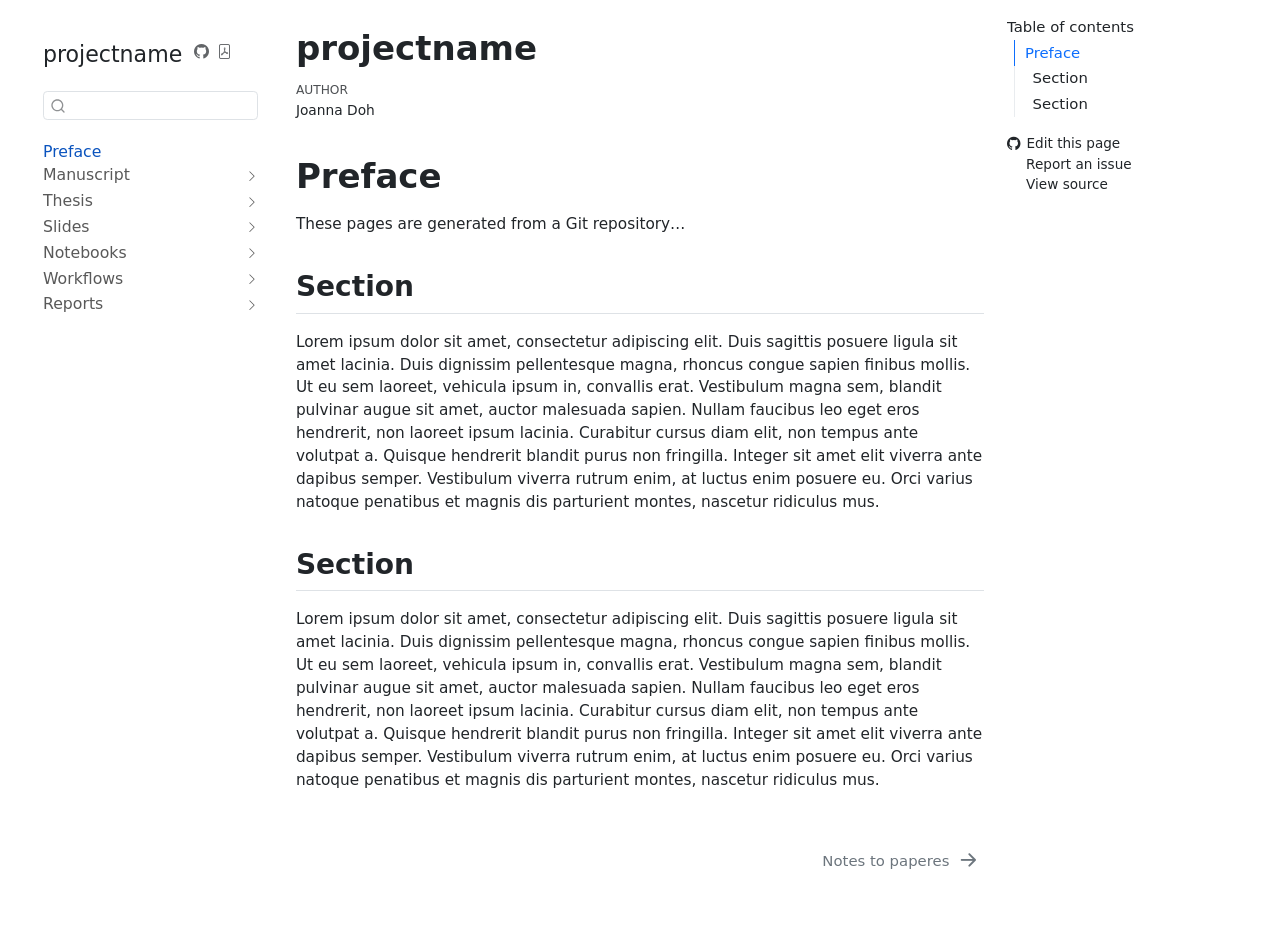
<file: index.html>
<!DOCTYPE html>
<html xmlns="http://www.w3.org/1999/xhtml" lang="en" xml:lang="en"><head>

<meta charset="utf-8">
<meta name="generator" content="quarto-1.8.24">

<meta name="viewport" content="width=device-width, initial-scale=1.0, user-scalable=yes">

<meta name="author" content="Joanna Doh">

<title>projectname</title>
<style>
code{white-space: pre-wrap;}
span.smallcaps{font-variant: small-caps;}
div.columns{display: flex; gap: min(4vw, 1.5em);}
div.column{flex: auto; overflow-x: auto;}
div.hanging-indent{margin-left: 1.5em; text-indent: -1.5em;}
ul.task-list{list-style: none;}
ul.task-list li input[type="checkbox"] {
  width: 0.8em;
  margin: 0 0.8em 0.2em -1em; /* quarto-specific, see https://github.com/quarto-dev/quarto-cli/issues/4556 */ 
  vertical-align: middle;
}
</style>


<script src="site_libs/quarto-nav/quarto-nav.js"></script>
<script src="site_libs/quarto-nav/headroom.min.js"></script>
<script src="site_libs/clipboard/clipboard.min.js"></script>
<script src="site_libs/quarto-search/autocomplete.umd.js"></script>
<script src="site_libs/quarto-search/fuse.min.js"></script>
<script src="site_libs/quarto-search/quarto-search.js"></script>
<meta name="quarto:offset" content="./">
<link href="./manuscript/index.html" rel="next">
<script src="site_libs/quarto-html/quarto.js" type="module"></script>
<script src="site_libs/quarto-html/tabsets/tabsets.js" type="module"></script>
<script src="site_libs/quarto-html/axe/axe-check.js" type="module"></script>
<script src="site_libs/quarto-html/popper.min.js"></script>
<script src="site_libs/quarto-html/tippy.umd.min.js"></script>
<script src="site_libs/quarto-html/anchor.min.js"></script>
<link href="site_libs/quarto-html/tippy.css" rel="stylesheet">
<link href="site_libs/quarto-html/quarto-syntax-highlighting-dc55a5b9e770e841cd82e46aadbfb9b0.css" rel="stylesheet" id="quarto-text-highlighting-styles">
<script src="site_libs/bootstrap/bootstrap.min.js"></script>
<link href="site_libs/bootstrap/bootstrap-icons.css" rel="stylesheet">
<link href="site_libs/bootstrap/bootstrap-84820c485c43afc6c4cd6946bf8827e3.min.css" rel="stylesheet" append-hash="true" id="quarto-bootstrap" data-mode="light">
<script id="quarto-search-options" type="application/json">{
  "location": "sidebar",
  "copy-button": false,
  "collapse-after": 3,
  "panel-placement": "start",
  "type": "textbox",
  "limit": 50,
  "keyboard-shortcut": [
    "f",
    "/",
    "s"
  ],
  "show-item-context": false,
  "language": {
    "search-no-results-text": "No results",
    "search-matching-documents-text": "matching documents",
    "search-copy-link-title": "Copy link to search",
    "search-hide-matches-text": "Hide additional matches",
    "search-more-match-text": "more match in this document",
    "search-more-matches-text": "more matches in this document",
    "search-clear-button-title": "Clear",
    "search-text-placeholder": "",
    "search-detached-cancel-button-title": "Cancel",
    "search-submit-button-title": "Submit",
    "search-label": "Search"
  }
}</script>
<script async="" src="https://hypothes.is/embed.js"></script>
<script>
  window.document.addEventListener("DOMContentLoaded", function (_event) {
    document.body.classList.add('hypothesis-enabled');
  });
</script>


</head>

<body class="nav-sidebar floating quarto-light">

<div id="quarto-search-results"></div>
  <header id="quarto-header" class="headroom fixed-top">
  <nav class="quarto-secondary-nav">
    <div class="container-fluid d-flex">
      <button type="button" class="quarto-btn-toggle btn" data-bs-toggle="collapse" role="button" data-bs-target=".quarto-sidebar-collapse-item" aria-controls="quarto-sidebar" aria-expanded="false" aria-label="Toggle sidebar navigation" onclick="if (window.quartoToggleHeadroom) { window.quartoToggleHeadroom(); }">
        <i class="bi bi-layout-text-sidebar-reverse"></i>
      </button>
        <nav class="quarto-page-breadcrumbs" aria-label="breadcrumb"><ol class="breadcrumb"><li class="breadcrumb-item"><a href="./index.html">Preface</a></li></ol></nav>
        <a class="flex-grow-1" role="navigation" data-bs-toggle="collapse" data-bs-target=".quarto-sidebar-collapse-item" aria-controls="quarto-sidebar" aria-expanded="false" aria-label="Toggle sidebar navigation" onclick="if (window.quartoToggleHeadroom) { window.quartoToggleHeadroom(); }">      
        </a>
      <button type="button" class="btn quarto-search-button" aria-label="Search" onclick="window.quartoOpenSearch();">
        <i class="bi bi-search"></i>
      </button>
    </div>
  </nav>
</header>
<!-- content -->
<div id="quarto-content" class="quarto-container page-columns page-rows-contents page-layout-article">
<!-- sidebar -->
  <nav id="quarto-sidebar" class="sidebar collapse collapse-horizontal quarto-sidebar-collapse-item sidebar-navigation floating overflow-auto">
    <div class="pt-lg-2 mt-2 text-left sidebar-header sidebar-header-stacked">
      <a href="./index.html" class="sidebar-logo-link">
      </a>
    <div class="sidebar-title mb-0 py-0">
      <a href="./">projectname</a> 
        <div class="sidebar-tools-main">
    <a href="https://github.com/munch-group/johan_gpn" title="Source Code" class="quarto-navigation-tool px-1" aria-label="Source Code"><i class="bi bi-github"></i></a>
    <a href="./projectname.pdf" title="Download PDF" class="quarto-navigation-tool px-1" aria-label="Download PDF"><i class="bi bi-file-pdf"></i></a>
</div>
    </div>
      </div>
        <div class="mt-2 flex-shrink-0 align-items-center">
        <div class="sidebar-search">
        <div id="quarto-search" class="" title="Search"></div>
        </div>
        </div>
    <div class="sidebar-menu-container"> 
    <ul class="list-unstyled mt-1">
        <li class="sidebar-item">
  <div class="sidebar-item-container"> 
  <a href="./index.html" class="sidebar-item-text sidebar-link active">
 <span class="menu-text">Preface</span></a>
  </div>
</li>
        <li class="sidebar-item sidebar-item-section">
      <div class="sidebar-item-container"> 
            <a class="sidebar-item-text sidebar-link text-start collapsed" data-bs-toggle="collapse" data-bs-target="#quarto-sidebar-section-1" role="navigation" aria-expanded="false">
 <span class="menu-text">Manuscript</span></a>
          <a class="sidebar-item-toggle text-start collapsed" data-bs-toggle="collapse" data-bs-target="#quarto-sidebar-section-1" role="navigation" aria-expanded="false" aria-label="Toggle section">
            <i class="bi bi-chevron-right ms-2"></i>
          </a> 
      </div>
      <ul id="quarto-sidebar-section-1" class="collapse list-unstyled sidebar-section depth1 ">  
          <li class="sidebar-item">
  <div class="sidebar-item-container"> 
  <a href="./manuscript/index.html" class="sidebar-item-text sidebar-link"><span class="chapter-title">Notes to paperes</span></a>
  </div>
</li>
      </ul>
  </li>
        <li class="sidebar-item sidebar-item-section">
      <div class="sidebar-item-container"> 
            <a class="sidebar-item-text sidebar-link text-start collapsed" data-bs-toggle="collapse" data-bs-target="#quarto-sidebar-section-2" role="navigation" aria-expanded="false">
 <span class="menu-text">Thesis</span></a>
          <a class="sidebar-item-toggle text-start collapsed" data-bs-toggle="collapse" data-bs-target="#quarto-sidebar-section-2" role="navigation" aria-expanded="false" aria-label="Toggle section">
            <i class="bi bi-chevron-right ms-2"></i>
          </a> 
      </div>
      <ul id="quarto-sidebar-section-2" class="collapse list-unstyled sidebar-section depth1 ">  
          <li class="sidebar-item">
  <div class="sidebar-item-container"> 
  <a href="./thesis/index.html" class="sidebar-item-text sidebar-link"><span class="chapter-title">Title of my thesis</span></a>
  </div>
</li>
      </ul>
  </li>
        <li class="sidebar-item sidebar-item-section">
      <div class="sidebar-item-container"> 
            <a class="sidebar-item-text sidebar-link text-start collapsed" data-bs-toggle="collapse" data-bs-target="#quarto-sidebar-section-3" role="navigation" aria-expanded="false">
 <span class="menu-text">Slides</span></a>
          <a class="sidebar-item-toggle text-start collapsed" data-bs-toggle="collapse" data-bs-target="#quarto-sidebar-section-3" role="navigation" aria-expanded="false" aria-label="Toggle section">
            <i class="bi bi-chevron-right ms-2"></i>
          </a> 
      </div>
      <ul id="quarto-sidebar-section-3" class="collapse list-unstyled sidebar-section depth1 ">  
          <li class="sidebar-item">
  <div class="sidebar-item-container"> 
  <a href="./slides/index.html" class="sidebar-item-text sidebar-link"><span class="chapter-title">Example</span></a>
  </div>
</li>
      </ul>
  </li>
        <li class="sidebar-item sidebar-item-section">
      <div class="sidebar-item-container"> 
            <a class="sidebar-item-text sidebar-link text-start collapsed" data-bs-toggle="collapse" data-bs-target="#quarto-sidebar-section-4" role="navigation" aria-expanded="false">
 <span class="menu-text">Notebooks</span></a>
          <a class="sidebar-item-toggle text-start collapsed" data-bs-toggle="collapse" data-bs-target="#quarto-sidebar-section-4" role="navigation" aria-expanded="false" aria-label="Toggle section">
            <i class="bi bi-chevron-right ms-2"></i>
          </a> 
      </div>
      <ul id="quarto-sidebar-section-4" class="collapse list-unstyled sidebar-section depth1 ">  
          <li class="sidebar-item">
  <div class="sidebar-item-container"> 
  <a href="./notebooks/example.html" class="sidebar-item-text sidebar-link"><span class="chapter-title">Workplace interaction</span></a>
  </div>
</li>
      </ul>
  </li>
        <li class="sidebar-item sidebar-item-section">
      <div class="sidebar-item-container"> 
            <a class="sidebar-item-text sidebar-link text-start collapsed" data-bs-toggle="collapse" data-bs-target="#quarto-sidebar-section-5" role="navigation" aria-expanded="false">
 <span class="menu-text">Workflows</span></a>
          <a class="sidebar-item-toggle text-start collapsed" data-bs-toggle="collapse" data-bs-target="#quarto-sidebar-section-5" role="navigation" aria-expanded="false" aria-label="Toggle section">
            <i class="bi bi-chevron-right ms-2"></i>
          </a> 
      </div>
      <ul id="quarto-sidebar-section-5" class="collapse list-unstyled sidebar-section depth1 ">  
          <li class="sidebar-item">
  <div class="sidebar-item-container"> 
  <a href="./workflow.html" class="sidebar-item-text sidebar-link"><span class="chapter-title">Making a dataset for GPN</span></a>
  </div>
</li>
      </ul>
  </li>
        <li class="sidebar-item sidebar-item-section">
      <div class="sidebar-item-container"> 
            <a class="sidebar-item-text sidebar-link text-start collapsed" data-bs-toggle="collapse" data-bs-target="#quarto-sidebar-section-6" role="navigation" aria-expanded="false">
 <span class="menu-text">Reports</span></a>
          <a class="sidebar-item-toggle text-start collapsed" data-bs-toggle="collapse" data-bs-target="#quarto-sidebar-section-6" role="navigation" aria-expanded="false" aria-label="Toggle section">
            <i class="bi bi-chevron-right ms-2"></i>
          </a> 
      </div>
      <ul id="quarto-sidebar-section-6" class="collapse list-unstyled sidebar-section depth1 ">  
          <li class="sidebar-item">
  <div class="sidebar-item-container"> 
  <a href="./reports/example.html" class="sidebar-item-text sidebar-link"><span class="chapter-title">Markdown in Quarto</span></a>
  </div>
</li>
      </ul>
  </li>
    </ul>
    </div>
</nav>
<div id="quarto-sidebar-glass" class="quarto-sidebar-collapse-item" data-bs-toggle="collapse" data-bs-target=".quarto-sidebar-collapse-item"></div>
<!-- margin-sidebar -->
    <div id="quarto-margin-sidebar" class="sidebar margin-sidebar">
        <nav id="TOC" role="doc-toc" class="toc-active">
    <h2 id="toc-title">Table of contents</h2>
   
  <ul class="collapse">
  <li><a href="#preface" id="toc-preface" class="nav-link active" data-scroll-target="#preface">Preface</a>
  <ul class="collapse">
  <li><a href="#section" id="toc-section" class="nav-link" data-scroll-target="#section">Section</a></li>
  <li><a href="#section-1" id="toc-section-1" class="nav-link" data-scroll-target="#section-1">Section</a></li>
  </ul></li>
  </ul>
<div class="toc-actions"><ul class="collapse"><li><a href="https://github.com/munch-group/johan_gpn/edit/main/index.qmd" class="toc-action"><i class="bi bi-github"></i>Edit this page</a></li><li><a href="https://github.com/munch-group/johan_gpn/issues/new" class="toc-action"><i class="bi empty"></i>Report an issue</a></li><li><a href="https://github.com/munch-group/johan_gpn/blob/main/index.qmd" class="toc-action"><i class="bi empty"></i>View source</a></li></ul></div></nav>
    </div>
<!-- main -->
<main class="content" id="quarto-document-content">

<header id="title-block-header" class="quarto-title-block default">
<div class="quarto-title">
<h1 class="title">projectname</h1>
</div>



<div class="quarto-title-meta">

    <div>
    <div class="quarto-title-meta-heading">Author</div>
    <div class="quarto-title-meta-contents">
             <p>Joanna Doh </p>
          </div>
  </div>
    
  
    
  </div>
  


</header>


<!-- ---
title: About
author: My Name
date: 'April 25nd, 2024'
format:
 html:
  code-fold: true
--- -->
<section id="preface" class="level1 unnumbered noexport">
<h1 class="unnumbered noexport">Preface</h1>
<p>These pages are generated from a Git repository…</p>
<section id="section" class="level2 unnumbered noexport">
<h2 class="unnumbered noexport anchored" data-anchor-id="section">Section</h2>
<p>Lorem ipsum dolor sit amet, consectetur adipiscing elit. Duis sagittis posuere ligula sit amet lacinia. Duis dignissim pellentesque magna, rhoncus congue sapien finibus mollis. Ut eu sem laoreet, vehicula ipsum in, convallis erat. Vestibulum magna sem, blandit pulvinar augue sit amet, auctor malesuada sapien. Nullam faucibus leo eget eros hendrerit, non laoreet ipsum lacinia. Curabitur cursus diam elit, non tempus ante volutpat a. Quisque hendrerit blandit purus non fringilla. Integer sit amet elit viverra ante dapibus semper. Vestibulum viverra rutrum enim, at luctus enim posuere eu. Orci varius natoque penatibus et magnis dis parturient montes, nascetur ridiculus mus.</p>
</section>
<section id="section-1" class="level2 unnumbered noexport">
<h2 class="unnumbered noexport anchored" data-anchor-id="section-1">Section</h2>
<p>Lorem ipsum dolor sit amet, consectetur adipiscing elit. Duis sagittis posuere ligula sit amet lacinia. Duis dignissim pellentesque magna, rhoncus congue sapien finibus mollis. Ut eu sem laoreet, vehicula ipsum in, convallis erat. Vestibulum magna sem, blandit pulvinar augue sit amet, auctor malesuada sapien. Nullam faucibus leo eget eros hendrerit, non laoreet ipsum lacinia. Curabitur cursus diam elit, non tempus ante volutpat a. Quisque hendrerit blandit purus non fringilla. Integer sit amet elit viverra ante dapibus semper. Vestibulum viverra rutrum enim, at luctus enim posuere eu. Orci varius natoque penatibus et magnis dis parturient montes, nascetur ridiculus mus.</p>


</section>
</section>

</main> <!-- /main -->
<script id="quarto-html-after-body" type="application/javascript">
  window.document.addEventListener("DOMContentLoaded", function (event) {
    const icon = "";
    const anchorJS = new window.AnchorJS();
    anchorJS.options = {
      placement: 'right',
      icon: icon
    };
    anchorJS.add('.anchored');
    const isCodeAnnotation = (el) => {
      for (const clz of el.classList) {
        if (clz.startsWith('code-annotation-')) {                     
          return true;
        }
      }
      return false;
    }
    const onCopySuccess = function(e) {
      // button target
      const button = e.trigger;
      // don't keep focus
      button.blur();
      // flash "checked"
      button.classList.add('code-copy-button-checked');
      var currentTitle = button.getAttribute("title");
      button.setAttribute("title", "Copied!");
      let tooltip;
      if (window.bootstrap) {
        button.setAttribute("data-bs-toggle", "tooltip");
        button.setAttribute("data-bs-placement", "left");
        button.setAttribute("data-bs-title", "Copied!");
        tooltip = new bootstrap.Tooltip(button, 
          { trigger: "manual", 
            customClass: "code-copy-button-tooltip",
            offset: [0, -8]});
        tooltip.show();    
      }
      setTimeout(function() {
        if (tooltip) {
          tooltip.hide();
          button.removeAttribute("data-bs-title");
          button.removeAttribute("data-bs-toggle");
          button.removeAttribute("data-bs-placement");
        }
        button.setAttribute("title", currentTitle);
        button.classList.remove('code-copy-button-checked');
      }, 1000);
      // clear code selection
      e.clearSelection();
    }
    const getTextToCopy = function(trigger) {
      const outerScaffold = trigger.parentElement.cloneNode(true);
      const codeEl = outerScaffold.querySelector('code');
      for (const childEl of codeEl.children) {
        if (isCodeAnnotation(childEl)) {
          childEl.remove();
        }
      }
      return codeEl.innerText;
    }
    const clipboard = new window.ClipboardJS('.code-copy-button:not([data-in-quarto-modal])', {
      text: getTextToCopy
    });
    clipboard.on('success', onCopySuccess);
    if (window.document.getElementById('quarto-embedded-source-code-modal')) {
      const clipboardModal = new window.ClipboardJS('.code-copy-button[data-in-quarto-modal]', {
        text: getTextToCopy,
        container: window.document.getElementById('quarto-embedded-source-code-modal')
      });
      clipboardModal.on('success', onCopySuccess);
    }
      var localhostRegex = new RegExp(/^(?:http|https):\/\/localhost\:?[0-9]*\//);
      var mailtoRegex = new RegExp(/^mailto:/);
        var filterRegex = new RegExp('/' + window.location.host + '/');
      var isInternal = (href) => {
          return filterRegex.test(href) || localhostRegex.test(href) || mailtoRegex.test(href);
      }
      // Inspect non-navigation links and adorn them if external
     var links = window.document.querySelectorAll('a[href]:not(.nav-link):not(.navbar-brand):not(.toc-action):not(.sidebar-link):not(.sidebar-item-toggle):not(.pagination-link):not(.no-external):not([aria-hidden]):not(.dropdown-item):not(.quarto-navigation-tool):not(.about-link)');
      for (var i=0; i<links.length; i++) {
        const link = links[i];
        if (!isInternal(link.href)) {
          // undo the damage that might have been done by quarto-nav.js in the case of
          // links that we want to consider external
          if (link.dataset.originalHref !== undefined) {
            link.href = link.dataset.originalHref;
          }
        }
      }
    function tippyHover(el, contentFn, onTriggerFn, onUntriggerFn) {
      const config = {
        allowHTML: true,
        maxWidth: 500,
        delay: 100,
        arrow: false,
        appendTo: function(el) {
            return el.parentElement;
        },
        interactive: true,
        interactiveBorder: 10,
        theme: 'quarto',
        placement: 'bottom-start',
      };
      if (contentFn) {
        config.content = contentFn;
      }
      if (onTriggerFn) {
        config.onTrigger = onTriggerFn;
      }
      if (onUntriggerFn) {
        config.onUntrigger = onUntriggerFn;
      }
      window.tippy(el, config); 
    }
    const noterefs = window.document.querySelectorAll('a[role="doc-noteref"]');
    for (var i=0; i<noterefs.length; i++) {
      const ref = noterefs[i];
      tippyHover(ref, function() {
        // use id or data attribute instead here
        let href = ref.getAttribute('data-footnote-href') || ref.getAttribute('href');
        try { href = new URL(href).hash; } catch {}
        const id = href.replace(/^#\/?/, "");
        const note = window.document.getElementById(id);
        if (note) {
          return note.innerHTML;
        } else {
          return "";
        }
      });
    }
    const xrefs = window.document.querySelectorAll('a.quarto-xref');
    const processXRef = (id, note) => {
      // Strip column container classes
      const stripColumnClz = (el) => {
        el.classList.remove("page-full", "page-columns");
        if (el.children) {
          for (const child of el.children) {
            stripColumnClz(child);
          }
        }
      }
      stripColumnClz(note)
      if (id === null || id.startsWith('sec-')) {
        // Special case sections, only their first couple elements
        const container = document.createElement("div");
        if (note.children && note.children.length > 2) {
          container.appendChild(note.children[0].cloneNode(true));
          for (let i = 1; i < note.children.length; i++) {
            const child = note.children[i];
            if (child.tagName === "P" && child.innerText === "") {
              continue;
            } else {
              container.appendChild(child.cloneNode(true));
              break;
            }
          }
          if (window.Quarto?.typesetMath) {
            window.Quarto.typesetMath(container);
          }
          return container.innerHTML
        } else {
          if (window.Quarto?.typesetMath) {
            window.Quarto.typesetMath(note);
          }
          return note.innerHTML;
        }
      } else {
        // Remove any anchor links if they are present
        const anchorLink = note.querySelector('a.anchorjs-link');
        if (anchorLink) {
          anchorLink.remove();
        }
        if (window.Quarto?.typesetMath) {
          window.Quarto.typesetMath(note);
        }
        if (note.classList.contains("callout")) {
          return note.outerHTML;
        } else {
          return note.innerHTML;
        }
      }
    }
    for (var i=0; i<xrefs.length; i++) {
      const xref = xrefs[i];
      tippyHover(xref, undefined, function(instance) {
        instance.disable();
        let url = xref.getAttribute('href');
        let hash = undefined; 
        if (url.startsWith('#')) {
          hash = url;
        } else {
          try { hash = new URL(url).hash; } catch {}
        }
        if (hash) {
          const id = hash.replace(/^#\/?/, "");
          const note = window.document.getElementById(id);
          if (note !== null) {
            try {
              const html = processXRef(id, note.cloneNode(true));
              instance.setContent(html);
            } finally {
              instance.enable();
              instance.show();
            }
          } else {
            // See if we can fetch this
            fetch(url.split('#')[0])
            .then(res => res.text())
            .then(html => {
              const parser = new DOMParser();
              const htmlDoc = parser.parseFromString(html, "text/html");
              const note = htmlDoc.getElementById(id);
              if (note !== null) {
                const html = processXRef(id, note);
                instance.setContent(html);
              } 
            }).finally(() => {
              instance.enable();
              instance.show();
            });
          }
        } else {
          // See if we can fetch a full url (with no hash to target)
          // This is a special case and we should probably do some content thinning / targeting
          fetch(url)
          .then(res => res.text())
          .then(html => {
            const parser = new DOMParser();
            const htmlDoc = parser.parseFromString(html, "text/html");
            const note = htmlDoc.querySelector('main.content');
            if (note !== null) {
              // This should only happen for chapter cross references
              // (since there is no id in the URL)
              // remove the first header
              if (note.children.length > 0 && note.children[0].tagName === "HEADER") {
                note.children[0].remove();
              }
              const html = processXRef(null, note);
              instance.setContent(html);
            } 
          }).finally(() => {
            instance.enable();
            instance.show();
          });
        }
      }, function(instance) {
      });
    }
        let selectedAnnoteEl;
        const selectorForAnnotation = ( cell, annotation) => {
          let cellAttr = 'data-code-cell="' + cell + '"';
          let lineAttr = 'data-code-annotation="' +  annotation + '"';
          const selector = 'span[' + cellAttr + '][' + lineAttr + ']';
          return selector;
        }
        const selectCodeLines = (annoteEl) => {
          const doc = window.document;
          const targetCell = annoteEl.getAttribute("data-target-cell");
          const targetAnnotation = annoteEl.getAttribute("data-target-annotation");
          const annoteSpan = window.document.querySelector(selectorForAnnotation(targetCell, targetAnnotation));
          const lines = annoteSpan.getAttribute("data-code-lines").split(",");
          const lineIds = lines.map((line) => {
            return targetCell + "-" + line;
          })
          let top = null;
          let height = null;
          let parent = null;
          if (lineIds.length > 0) {
              //compute the position of the single el (top and bottom and make a div)
              const el = window.document.getElementById(lineIds[0]);
              top = el.offsetTop;
              height = el.offsetHeight;
              parent = el.parentElement.parentElement;
            if (lineIds.length > 1) {
              const lastEl = window.document.getElementById(lineIds[lineIds.length - 1]);
              const bottom = lastEl.offsetTop + lastEl.offsetHeight;
              height = bottom - top;
            }
            if (top !== null && height !== null && parent !== null) {
              // cook up a div (if necessary) and position it 
              let div = window.document.getElementById("code-annotation-line-highlight");
              if (div === null) {
                div = window.document.createElement("div");
                div.setAttribute("id", "code-annotation-line-highlight");
                div.style.position = 'absolute';
                parent.appendChild(div);
              }
              div.style.top = top - 2 + "px";
              div.style.height = height + 4 + "px";
              div.style.left = 0;
              let gutterDiv = window.document.getElementById("code-annotation-line-highlight-gutter");
              if (gutterDiv === null) {
                gutterDiv = window.document.createElement("div");
                gutterDiv.setAttribute("id", "code-annotation-line-highlight-gutter");
                gutterDiv.style.position = 'absolute';
                const codeCell = window.document.getElementById(targetCell);
                const gutter = codeCell.querySelector('.code-annotation-gutter');
                gutter.appendChild(gutterDiv);
              }
              gutterDiv.style.top = top - 2 + "px";
              gutterDiv.style.height = height + 4 + "px";
            }
            selectedAnnoteEl = annoteEl;
          }
        };
        const unselectCodeLines = () => {
          const elementsIds = ["code-annotation-line-highlight", "code-annotation-line-highlight-gutter"];
          elementsIds.forEach((elId) => {
            const div = window.document.getElementById(elId);
            if (div) {
              div.remove();
            }
          });
          selectedAnnoteEl = undefined;
        };
          // Handle positioning of the toggle
      window.addEventListener(
        "resize",
        throttle(() => {
          elRect = undefined;
          if (selectedAnnoteEl) {
            selectCodeLines(selectedAnnoteEl);
          }
        }, 10)
      );
      function throttle(fn, ms) {
      let throttle = false;
      let timer;
        return (...args) => {
          if(!throttle) { // first call gets through
              fn.apply(this, args);
              throttle = true;
          } else { // all the others get throttled
              if(timer) clearTimeout(timer); // cancel #2
              timer = setTimeout(() => {
                fn.apply(this, args);
                timer = throttle = false;
              }, ms);
          }
        };
      }
        // Attach click handler to the DT
        const annoteDls = window.document.querySelectorAll('dt[data-target-cell]');
        for (const annoteDlNode of annoteDls) {
          annoteDlNode.addEventListener('click', (event) => {
            const clickedEl = event.target;
            if (clickedEl !== selectedAnnoteEl) {
              unselectCodeLines();
              const activeEl = window.document.querySelector('dt[data-target-cell].code-annotation-active');
              if (activeEl) {
                activeEl.classList.remove('code-annotation-active');
              }
              selectCodeLines(clickedEl);
              clickedEl.classList.add('code-annotation-active');
            } else {
              // Unselect the line
              unselectCodeLines();
              clickedEl.classList.remove('code-annotation-active');
            }
          });
        }
    const findCites = (el) => {
      const parentEl = el.parentElement;
      if (parentEl) {
        const cites = parentEl.dataset.cites;
        if (cites) {
          return {
            el,
            cites: cites.split(' ')
          };
        } else {
          return findCites(el.parentElement)
        }
      } else {
        return undefined;
      }
    };
    var bibliorefs = window.document.querySelectorAll('a[role="doc-biblioref"]');
    for (var i=0; i<bibliorefs.length; i++) {
      const ref = bibliorefs[i];
      const citeInfo = findCites(ref);
      if (citeInfo) {
        tippyHover(citeInfo.el, function() {
          var popup = window.document.createElement('div');
          citeInfo.cites.forEach(function(cite) {
            var citeDiv = window.document.createElement('div');
            citeDiv.classList.add('hanging-indent');
            citeDiv.classList.add('csl-entry');
            var biblioDiv = window.document.getElementById('ref-' + cite);
            if (biblioDiv) {
              citeDiv.innerHTML = biblioDiv.innerHTML;
            }
            popup.appendChild(citeDiv);
          });
          return popup.innerHTML;
        });
      }
    }
  });
  </script>
<nav class="page-navigation">
  <div class="nav-page nav-page-previous">
  </div>
  <div class="nav-page nav-page-next">
      <a href="./manuscript/index.html" class="pagination-link" aria-label="Notes to paperes">
        <span class="nav-page-text"><span class="chapter-title">Notes to paperes</span></span> <i class="bi bi-arrow-right-short"></i>
      </a>
  </div>
</nav>
</div> <!-- /content -->




<footer class="footer"><div class="nav-footer"><div class="nav-footer-center"><div class="toc-actions d-sm-block d-md-none"><ul><li><a href="https://github.com/munch-group/johan_gpn/edit/main/index.qmd" class="toc-action"><i class="bi bi-github"></i>Edit this page</a></li><li><a href="https://github.com/munch-group/johan_gpn/issues/new" class="toc-action"><i class="bi empty"></i>Report an issue</a></li><li><a href="https://github.com/munch-group/johan_gpn/blob/main/index.qmd" class="toc-action"><i class="bi empty"></i>View source</a></li></ul></div></div></div></footer></body></html>
</file>
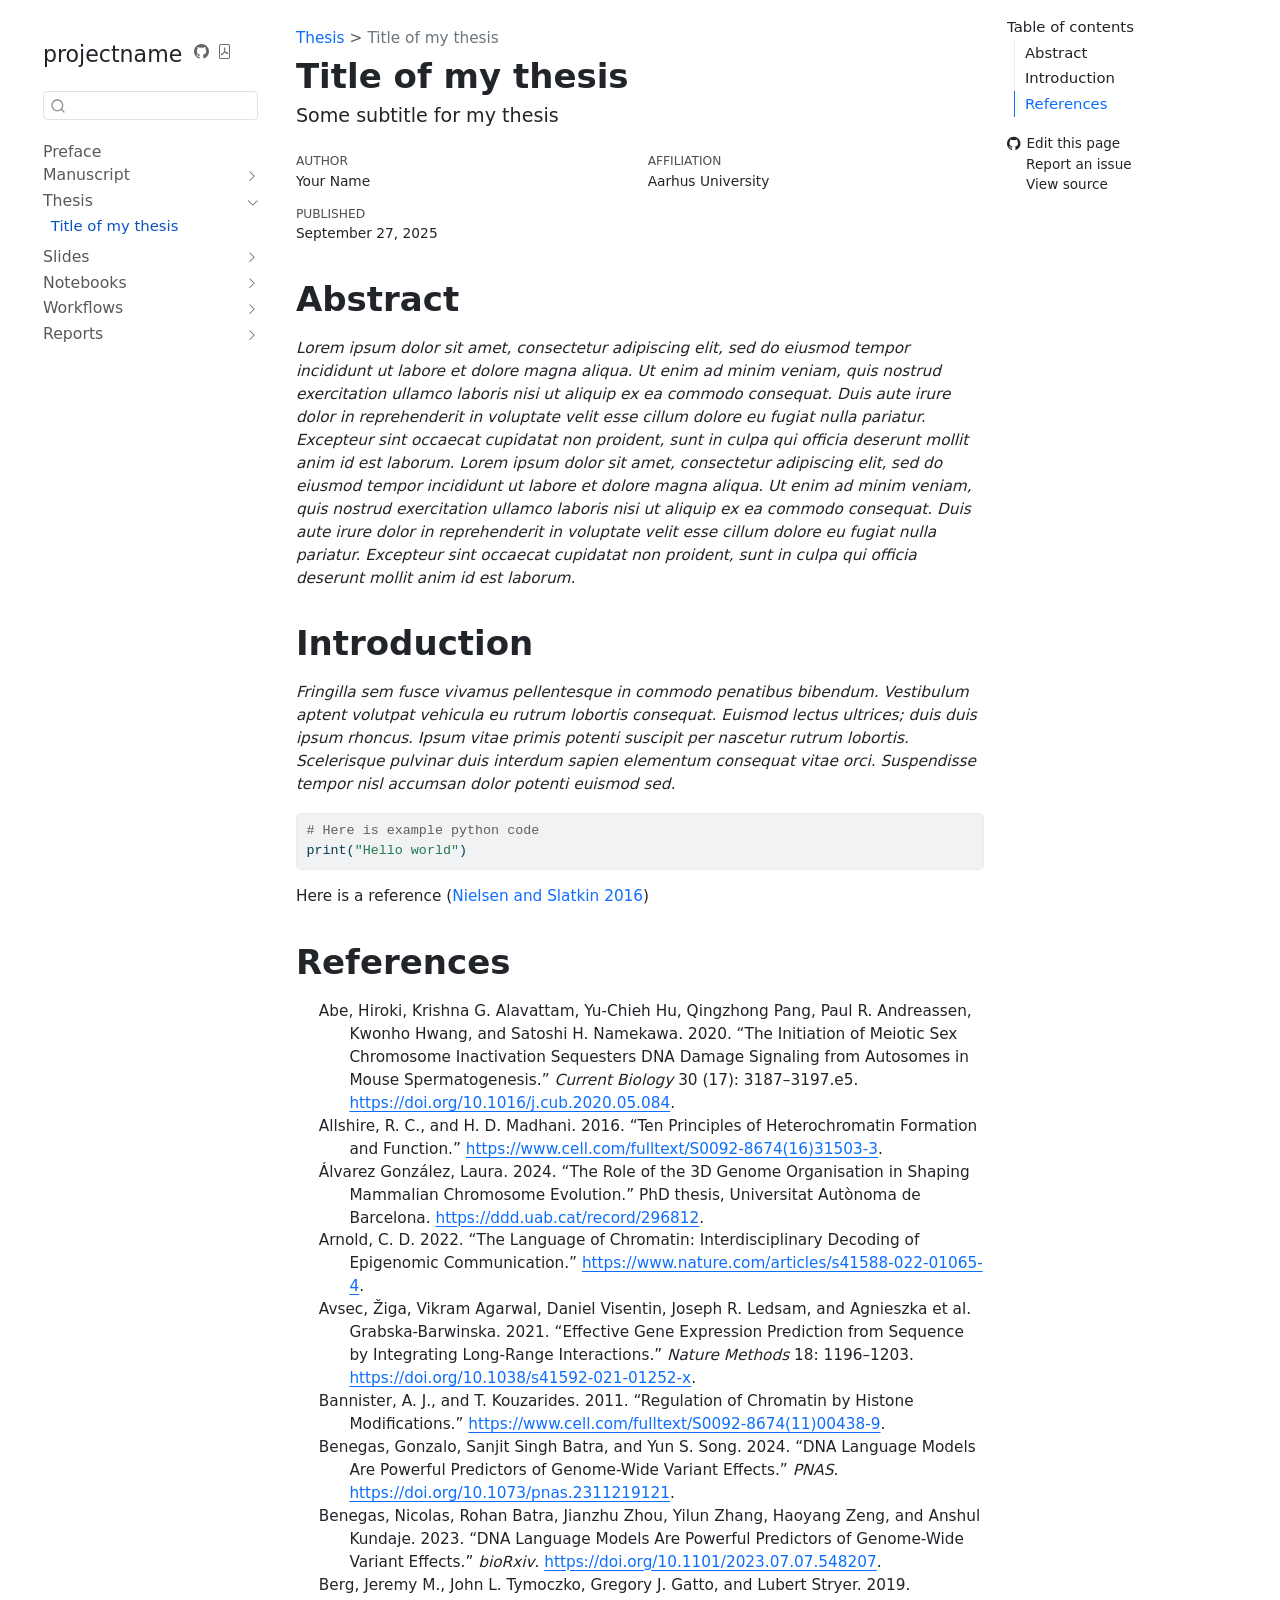
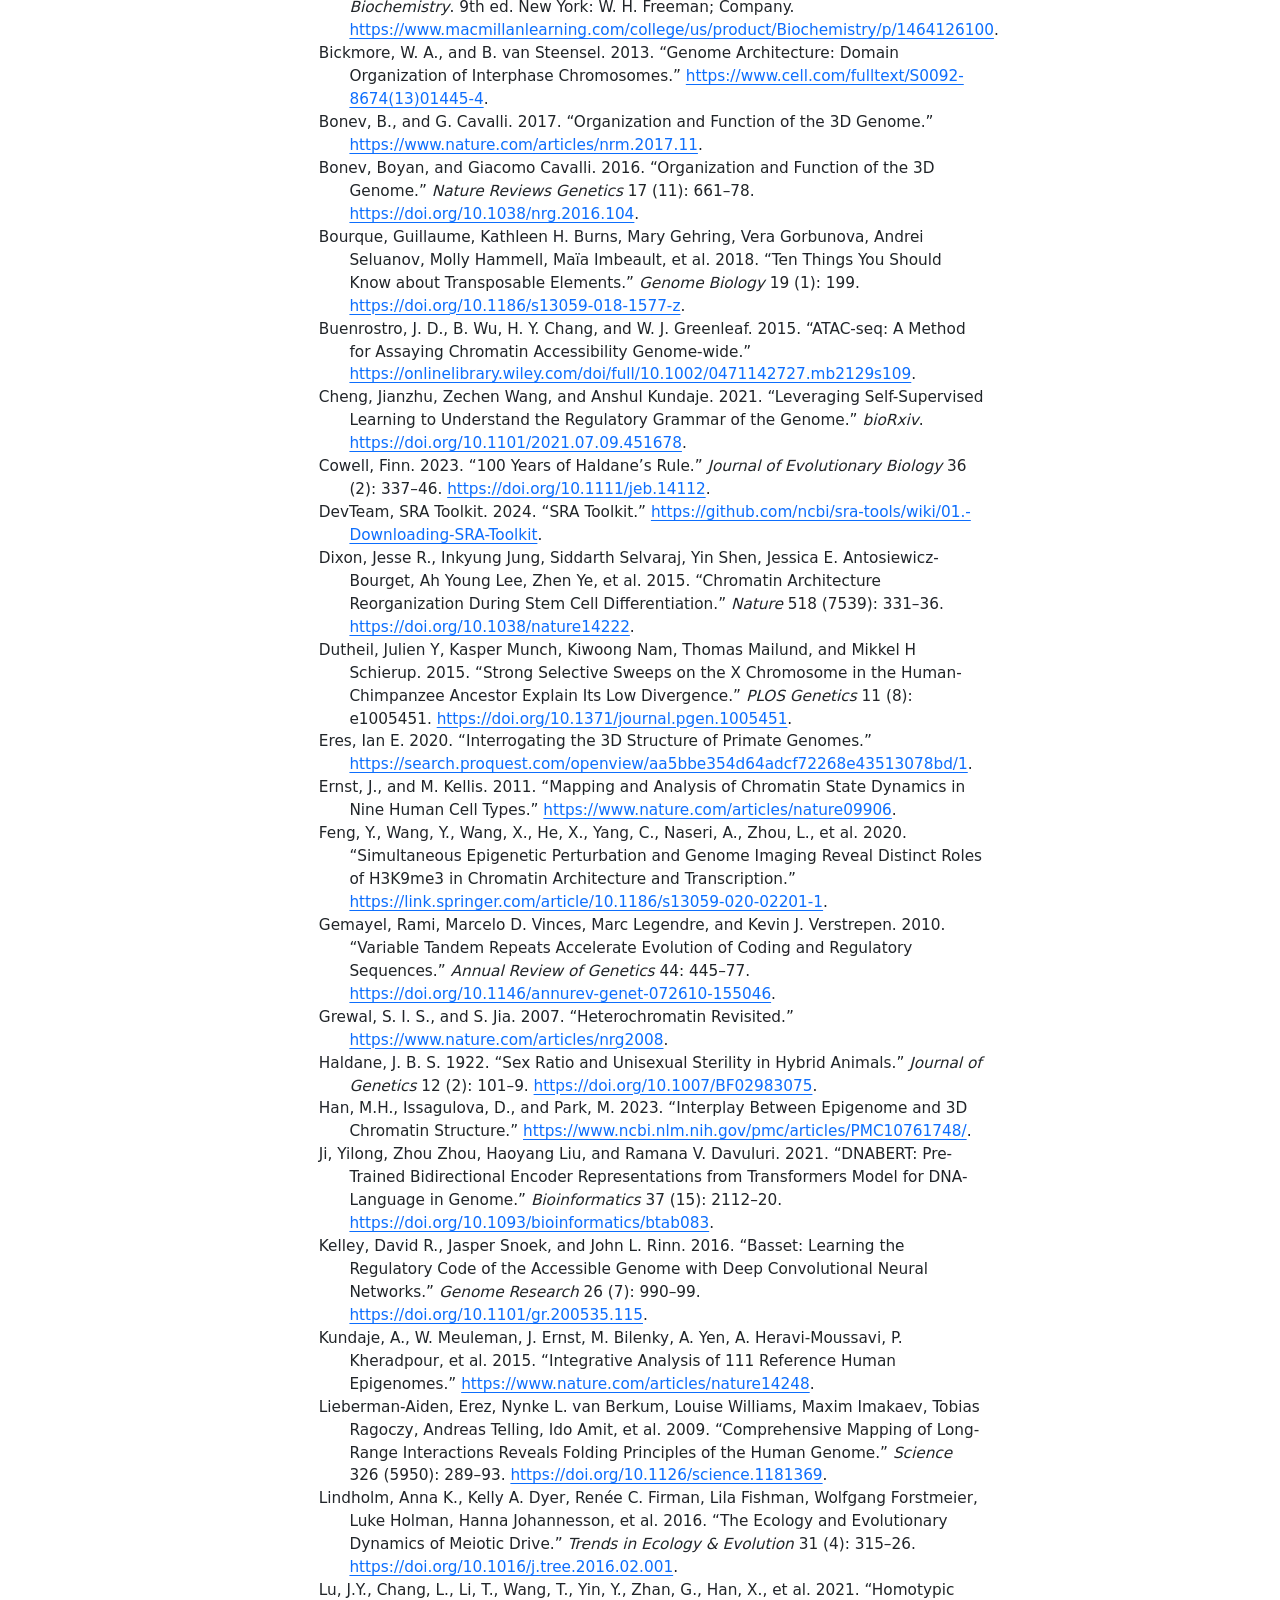
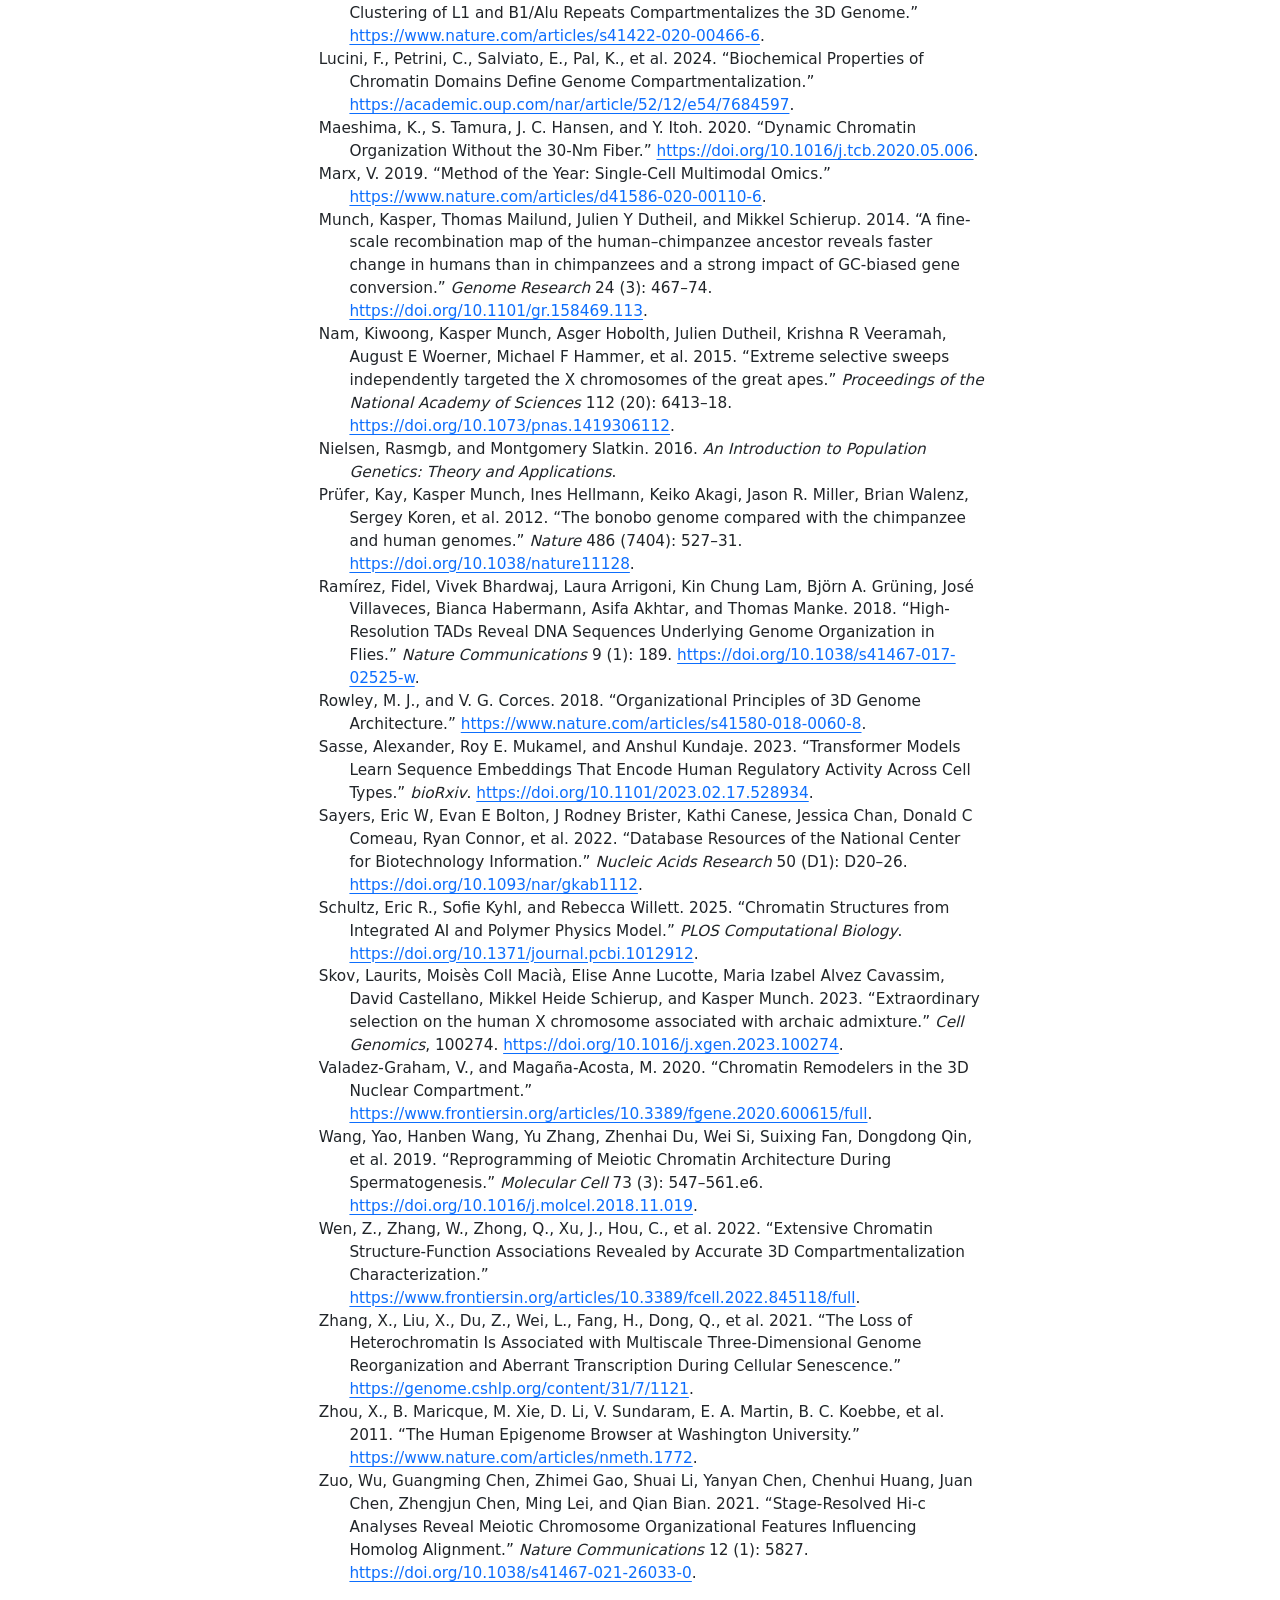
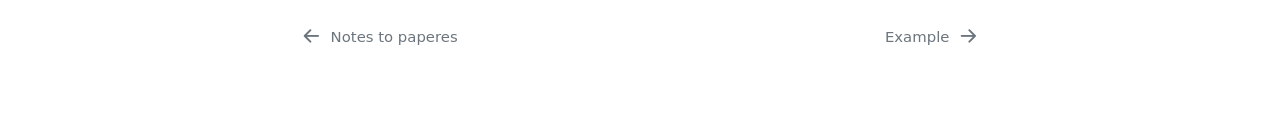
<file: thesis/index.html>
<!DOCTYPE html>
<html xmlns="http://www.w3.org/1999/xhtml" lang="en" xml:lang="en"><head>

<meta charset="utf-8">
<meta name="generator" content="quarto-1.8.24">

<meta name="viewport" content="width=device-width, initial-scale=1.0, user-scalable=yes">

<meta name="dcterms.date" content="2025-09-27">

<title>Title of my thesis – projectname</title>
<style>
code{white-space: pre-wrap;}
span.smallcaps{font-variant: small-caps;}
div.columns{display: flex; gap: min(4vw, 1.5em);}
div.column{flex: auto; overflow-x: auto;}
div.hanging-indent{margin-left: 1.5em; text-indent: -1.5em;}
ul.task-list{list-style: none;}
ul.task-list li input[type="checkbox"] {
  width: 0.8em;
  margin: 0 0.8em 0.2em -1em; /* quarto-specific, see https://github.com/quarto-dev/quarto-cli/issues/4556 */ 
  vertical-align: middle;
}
/* CSS for syntax highlighting */
html { -webkit-text-size-adjust: 100%; }
pre > code.sourceCode { white-space: pre; position: relative; }
pre > code.sourceCode > span { display: inline-block; line-height: 1.25; }
pre > code.sourceCode > span:empty { height: 1.2em; }
.sourceCode { overflow: visible; }
code.sourceCode > span { color: inherit; text-decoration: inherit; }
div.sourceCode { margin: 1em 0; }
pre.sourceCode { margin: 0; }
@media screen {
div.sourceCode { overflow: auto; }
}
@media print {
pre > code.sourceCode { white-space: pre-wrap; }
pre > code.sourceCode > span { text-indent: -5em; padding-left: 5em; }
}
pre.numberSource code
  { counter-reset: source-line 0; }
pre.numberSource code > span
  { position: relative; left: -4em; counter-increment: source-line; }
pre.numberSource code > span > a:first-child::before
  { content: counter(source-line);
    position: relative; left: -1em; text-align: right; vertical-align: baseline;
    border: none; display: inline-block;
    -webkit-touch-callout: none; -webkit-user-select: none;
    -khtml-user-select: none; -moz-user-select: none;
    -ms-user-select: none; user-select: none;
    padding: 0 4px; width: 4em;
  }
pre.numberSource { margin-left: 3em;  padding-left: 4px; }
div.sourceCode
  {   }
@media screen {
pre > code.sourceCode > span > a:first-child::before { text-decoration: underline; }
}
/* CSS for citations */
div.csl-bib-body { }
div.csl-entry {
  clear: both;
  margin-bottom: 0em;
}
.hanging-indent div.csl-entry {
  margin-left:2em;
  text-indent:-2em;
}
div.csl-left-margin {
  min-width:2em;
  float:left;
}
div.csl-right-inline {
  margin-left:2em;
  padding-left:1em;
}
div.csl-indent {
  margin-left: 2em;
}</style>


<script src="../site_libs/quarto-nav/quarto-nav.js"></script>
<script src="../site_libs/quarto-nav/headroom.min.js"></script>
<script src="../site_libs/clipboard/clipboard.min.js"></script>
<script src="../site_libs/quarto-search/autocomplete.umd.js"></script>
<script src="../site_libs/quarto-search/fuse.min.js"></script>
<script src="../site_libs/quarto-search/quarto-search.js"></script>
<meta name="quarto:offset" content="../">
<link href="../slides/index.html" rel="next">
<link href="../manuscript/index.html" rel="prev">
<script src="../site_libs/quarto-html/quarto.js" type="module"></script>
<script src="../site_libs/quarto-html/tabsets/tabsets.js" type="module"></script>
<script src="../site_libs/quarto-html/axe/axe-check.js" type="module"></script>
<script src="../site_libs/quarto-html/popper.min.js"></script>
<script src="../site_libs/quarto-html/tippy.umd.min.js"></script>
<script src="../site_libs/quarto-html/anchor.min.js"></script>
<link href="../site_libs/quarto-html/tippy.css" rel="stylesheet">
<link href="../site_libs/quarto-html/quarto-syntax-highlighting-dc55a5b9e770e841cd82e46aadbfb9b0.css" rel="stylesheet" id="quarto-text-highlighting-styles">
<script src="../site_libs/bootstrap/bootstrap.min.js"></script>
<link href="../site_libs/bootstrap/bootstrap-icons.css" rel="stylesheet">
<link href="../site_libs/bootstrap/bootstrap-84820c485c43afc6c4cd6946bf8827e3.min.css" rel="stylesheet" append-hash="true" id="quarto-bootstrap" data-mode="light">
<script id="quarto-search-options" type="application/json">{
  "location": "sidebar",
  "copy-button": false,
  "collapse-after": 3,
  "panel-placement": "start",
  "type": "textbox",
  "limit": 50,
  "keyboard-shortcut": [
    "f",
    "/",
    "s"
  ],
  "show-item-context": false,
  "language": {
    "search-no-results-text": "No results",
    "search-matching-documents-text": "matching documents",
    "search-copy-link-title": "Copy link to search",
    "search-hide-matches-text": "Hide additional matches",
    "search-more-match-text": "more match in this document",
    "search-more-matches-text": "more matches in this document",
    "search-clear-button-title": "Clear",
    "search-text-placeholder": "",
    "search-detached-cancel-button-title": "Cancel",
    "search-submit-button-title": "Submit",
    "search-label": "Search"
  }
}</script>
<script async="" src="https://hypothes.is/embed.js"></script>
<script>
  window.document.addEventListener("DOMContentLoaded", function (_event) {
    document.body.classList.add('hypothesis-enabled');
  });
</script>


</head>

<body class="nav-sidebar floating quarto-light">

<div id="quarto-search-results"></div>
  <header id="quarto-header" class="headroom fixed-top">
  <nav class="quarto-secondary-nav">
    <div class="container-fluid d-flex">
      <button type="button" class="quarto-btn-toggle btn" data-bs-toggle="collapse" role="button" data-bs-target=".quarto-sidebar-collapse-item" aria-controls="quarto-sidebar" aria-expanded="false" aria-label="Toggle sidebar navigation" onclick="if (window.quartoToggleHeadroom) { window.quartoToggleHeadroom(); }">
        <i class="bi bi-layout-text-sidebar-reverse"></i>
      </button>
        <nav class="quarto-page-breadcrumbs" aria-label="breadcrumb"><ol class="breadcrumb"><li class="breadcrumb-item"><a href="../thesis/index.html">Thesis</a></li><li class="breadcrumb-item"><a href="../thesis/index.html"><span class="chapter-title">Title of my thesis</span></a></li></ol></nav>
        <a class="flex-grow-1" role="navigation" data-bs-toggle="collapse" data-bs-target=".quarto-sidebar-collapse-item" aria-controls="quarto-sidebar" aria-expanded="false" aria-label="Toggle sidebar navigation" onclick="if (window.quartoToggleHeadroom) { window.quartoToggleHeadroom(); }">      
        </a>
      <button type="button" class="btn quarto-search-button" aria-label="Search" onclick="window.quartoOpenSearch();">
        <i class="bi bi-search"></i>
      </button>
    </div>
  </nav>
</header>
<!-- content -->
<div id="quarto-content" class="quarto-container page-columns page-rows-contents page-layout-article">
<!-- sidebar -->
  <nav id="quarto-sidebar" class="sidebar collapse collapse-horizontal quarto-sidebar-collapse-item sidebar-navigation floating overflow-auto">
    <div class="pt-lg-2 mt-2 text-left sidebar-header sidebar-header-stacked">
      <a href="../index.html" class="sidebar-logo-link">
      </a>
    <div class="sidebar-title mb-0 py-0">
      <a href="../">projectname</a> 
        <div class="sidebar-tools-main">
    <a href="https://github.com/munch-group/johan_gpn" title="Source Code" class="quarto-navigation-tool px-1" aria-label="Source Code"><i class="bi bi-github"></i></a>
    <a href="../projectname.pdf" title="Download PDF" class="quarto-navigation-tool px-1" aria-label="Download PDF"><i class="bi bi-file-pdf"></i></a>
</div>
    </div>
      </div>
        <div class="mt-2 flex-shrink-0 align-items-center">
        <div class="sidebar-search">
        <div id="quarto-search" class="" title="Search"></div>
        </div>
        </div>
    <div class="sidebar-menu-container"> 
    <ul class="list-unstyled mt-1">
        <li class="sidebar-item">
  <div class="sidebar-item-container"> 
  <a href="../index.html" class="sidebar-item-text sidebar-link">
 <span class="menu-text">Preface</span></a>
  </div>
</li>
        <li class="sidebar-item sidebar-item-section">
      <div class="sidebar-item-container"> 
            <a class="sidebar-item-text sidebar-link text-start collapsed" data-bs-toggle="collapse" data-bs-target="#quarto-sidebar-section-1" role="navigation" aria-expanded="false">
 <span class="menu-text">Manuscript</span></a>
          <a class="sidebar-item-toggle text-start collapsed" data-bs-toggle="collapse" data-bs-target="#quarto-sidebar-section-1" role="navigation" aria-expanded="false" aria-label="Toggle section">
            <i class="bi bi-chevron-right ms-2"></i>
          </a> 
      </div>
      <ul id="quarto-sidebar-section-1" class="collapse list-unstyled sidebar-section depth1 ">  
          <li class="sidebar-item">
  <div class="sidebar-item-container"> 
  <a href="../manuscript/index.html" class="sidebar-item-text sidebar-link"><span class="chapter-title">Notes to paperes</span></a>
  </div>
</li>
      </ul>
  </li>
        <li class="sidebar-item sidebar-item-section">
      <div class="sidebar-item-container"> 
            <a class="sidebar-item-text sidebar-link text-start" data-bs-toggle="collapse" data-bs-target="#quarto-sidebar-section-2" role="navigation" aria-expanded="true">
 <span class="menu-text">Thesis</span></a>
          <a class="sidebar-item-toggle text-start" data-bs-toggle="collapse" data-bs-target="#quarto-sidebar-section-2" role="navigation" aria-expanded="true" aria-label="Toggle section">
            <i class="bi bi-chevron-right ms-2"></i>
          </a> 
      </div>
      <ul id="quarto-sidebar-section-2" class="collapse list-unstyled sidebar-section depth1 show">  
          <li class="sidebar-item">
  <div class="sidebar-item-container"> 
  <a href="../thesis/index.html" class="sidebar-item-text sidebar-link active"><span class="chapter-title">Title of my thesis</span></a>
  </div>
</li>
      </ul>
  </li>
        <li class="sidebar-item sidebar-item-section">
      <div class="sidebar-item-container"> 
            <a class="sidebar-item-text sidebar-link text-start collapsed" data-bs-toggle="collapse" data-bs-target="#quarto-sidebar-section-3" role="navigation" aria-expanded="false">
 <span class="menu-text">Slides</span></a>
          <a class="sidebar-item-toggle text-start collapsed" data-bs-toggle="collapse" data-bs-target="#quarto-sidebar-section-3" role="navigation" aria-expanded="false" aria-label="Toggle section">
            <i class="bi bi-chevron-right ms-2"></i>
          </a> 
      </div>
      <ul id="quarto-sidebar-section-3" class="collapse list-unstyled sidebar-section depth1 ">  
          <li class="sidebar-item">
  <div class="sidebar-item-container"> 
  <a href="../slides/index.html" class="sidebar-item-text sidebar-link"><span class="chapter-title">Example</span></a>
  </div>
</li>
      </ul>
  </li>
        <li class="sidebar-item sidebar-item-section">
      <div class="sidebar-item-container"> 
            <a class="sidebar-item-text sidebar-link text-start collapsed" data-bs-toggle="collapse" data-bs-target="#quarto-sidebar-section-4" role="navigation" aria-expanded="false">
 <span class="menu-text">Notebooks</span></a>
          <a class="sidebar-item-toggle text-start collapsed" data-bs-toggle="collapse" data-bs-target="#quarto-sidebar-section-4" role="navigation" aria-expanded="false" aria-label="Toggle section">
            <i class="bi bi-chevron-right ms-2"></i>
          </a> 
      </div>
      <ul id="quarto-sidebar-section-4" class="collapse list-unstyled sidebar-section depth1 ">  
          <li class="sidebar-item">
  <div class="sidebar-item-container"> 
  <a href="../notebooks/example.html" class="sidebar-item-text sidebar-link"><span class="chapter-title">Workplace interaction</span></a>
  </div>
</li>
      </ul>
  </li>
        <li class="sidebar-item sidebar-item-section">
      <div class="sidebar-item-container"> 
            <a class="sidebar-item-text sidebar-link text-start collapsed" data-bs-toggle="collapse" data-bs-target="#quarto-sidebar-section-5" role="navigation" aria-expanded="false">
 <span class="menu-text">Workflows</span></a>
          <a class="sidebar-item-toggle text-start collapsed" data-bs-toggle="collapse" data-bs-target="#quarto-sidebar-section-5" role="navigation" aria-expanded="false" aria-label="Toggle section">
            <i class="bi bi-chevron-right ms-2"></i>
          </a> 
      </div>
      <ul id="quarto-sidebar-section-5" class="collapse list-unstyled sidebar-section depth1 ">  
          <li class="sidebar-item">
  <div class="sidebar-item-container"> 
  <a href="../workflow.html" class="sidebar-item-text sidebar-link"><span class="chapter-title">Making a dataset for GPN</span></a>
  </div>
</li>
      </ul>
  </li>
        <li class="sidebar-item sidebar-item-section">
      <div class="sidebar-item-container"> 
            <a class="sidebar-item-text sidebar-link text-start collapsed" data-bs-toggle="collapse" data-bs-target="#quarto-sidebar-section-6" role="navigation" aria-expanded="false">
 <span class="menu-text">Reports</span></a>
          <a class="sidebar-item-toggle text-start collapsed" data-bs-toggle="collapse" data-bs-target="#quarto-sidebar-section-6" role="navigation" aria-expanded="false" aria-label="Toggle section">
            <i class="bi bi-chevron-right ms-2"></i>
          </a> 
      </div>
      <ul id="quarto-sidebar-section-6" class="collapse list-unstyled sidebar-section depth1 ">  
          <li class="sidebar-item">
  <div class="sidebar-item-container"> 
  <a href="../reports/example.html" class="sidebar-item-text sidebar-link"><span class="chapter-title">Markdown in Quarto</span></a>
  </div>
</li>
      </ul>
  </li>
    </ul>
    </div>
</nav>
<div id="quarto-sidebar-glass" class="quarto-sidebar-collapse-item" data-bs-toggle="collapse" data-bs-target=".quarto-sidebar-collapse-item"></div>
<!-- margin-sidebar -->
    <div id="quarto-margin-sidebar" class="sidebar margin-sidebar">
        <nav id="TOC" role="doc-toc" class="toc-active">
    <h2 id="toc-title">Table of contents</h2>
   
  <ul class="collapse">
  <li><a href="#abstract" id="toc-abstract" class="nav-link active" data-scroll-target="#abstract">Abstract</a></li>
  <li><a href="#introduction" id="toc-introduction" class="nav-link" data-scroll-target="#introduction">Introduction</a></li>
  <li><a href="#references" id="toc-references" class="nav-link" data-scroll-target="#references">References</a></li>
  </ul>
<div class="toc-actions"><ul class="collapse"><li><a href="https://github.com/munch-group/johan_gpn/edit/main/thesis/index.qmd" class="toc-action"><i class="bi bi-github"></i>Edit this page</a></li><li><a href="https://github.com/munch-group/johan_gpn/issues/new" class="toc-action"><i class="bi empty"></i>Report an issue</a></li><li><a href="https://github.com/munch-group/johan_gpn/blob/main/thesis/index.qmd" class="toc-action"><i class="bi empty"></i>View source</a></li></ul></div></nav>
    </div>
<!-- main -->
<main class="content" id="quarto-document-content">

<header id="title-block-header" class="quarto-title-block default"><nav class="quarto-page-breadcrumbs quarto-title-breadcrumbs d-none d-lg-block" aria-label="breadcrumb"><ol class="breadcrumb"><li class="breadcrumb-item"><a href="../thesis/index.html">Thesis</a></li><li class="breadcrumb-item"><a href="../thesis/index.html"><span class="chapter-title">Title of my thesis</span></a></li></ol></nav>
<div class="quarto-title">
<h1 class="title"><span class="chapter-title">Title of my thesis</span></h1>
<p class="subtitle lead">Some subtitle for my thesis</p>
</div>


<div class="quarto-title-meta-author">
  <div class="quarto-title-meta-heading">Author</div>
  <div class="quarto-title-meta-heading">Affiliation</div>
  
    <div class="quarto-title-meta-contents">
    <p class="author">Your Name </p>
  </div>
  <div class="quarto-title-meta-contents">
        <p class="affiliation">
            Aarhus University
          </p>
      </div>
  </div>

<div class="quarto-title-meta">

      
    <div>
    <div class="quarto-title-meta-heading">Published</div>
    <div class="quarto-title-meta-contents">
      <p class="date">September 27, 2025</p>
    </div>
  </div>
  
    
  </div>
  


</header>


<section id="abstract" class="level1">
<h1>Abstract</h1>
<p><em>Lorem ipsum dolor sit amet, consectetur adipiscing elit, sed do eiusmod tempor incididunt ut labore et dolore magna aliqua. Ut enim ad minim veniam, quis nostrud exercitation ullamco laboris nisi ut aliquip ex ea commodo consequat. Duis aute irure dolor in reprehenderit in voluptate velit esse cillum dolore eu fugiat nulla pariatur. Excepteur sint occaecat cupidatat non proident, sunt in culpa qui officia deserunt mollit anim id est laborum. Lorem ipsum dolor sit amet, consectetur adipiscing elit, sed do eiusmod tempor incididunt ut labore et dolore magna aliqua. Ut enim ad minim veniam, quis nostrud exercitation ullamco laboris nisi ut aliquip ex ea commodo consequat. Duis aute irure dolor in reprehenderit in voluptate velit esse cillum dolore eu fugiat nulla pariatur. Excepteur sint occaecat cupidatat non proident, sunt in culpa qui officia deserunt mollit anim id est laborum.</em></p>
</section>
<section id="introduction" class="level1">
<h1>Introduction</h1>
<p><em>Fringilla sem fusce vivamus pellentesque in commodo penatibus bibendum. Vestibulum aptent volutpat vehicula eu rutrum lobortis consequat. Euismod lectus ultrices; duis duis ipsum rhoncus. Ipsum vitae primis potenti suscipit per nascetur rutrum lobortis. Scelerisque pulvinar duis interdum sapien elementum consequat vitae orci. Suspendisse tempor nisl accumsan dolor potenti euismod sed.</em></p>
<div class="code-copy-outer-scaffold"><div class="sourceCode" id="cb1"><pre class="sourceCode python code-with-copy"><code class="sourceCode python"><span id="cb1-1"><a href="#cb1-1" aria-hidden="true" tabindex="-1"></a><span class="co"># Here is example python code</span></span>
<span id="cb1-2"><a href="#cb1-2" aria-hidden="true" tabindex="-1"></a><span class="bu">print</span>(<span class="st">"Hello world"</span>)</span></code></pre></div><button title="Copy to Clipboard" class="code-copy-button"><i class="bi"></i></button></div>
<p>Here is a reference <span class="citation" data-cites="NielsenSlatkin2016">(<a href="index.html#ref-NielsenSlatkin2016" role="doc-biblioref">Nielsen and Slatkin 2016</a>)</span></p>
</section>
<section id="references" class="level1">
<h1>References</h1>
<div id="refs" class="references csl-bib-body hanging-indent" data-entry-spacing="0" role="list">
<div id="ref-Abe2020" class="csl-entry" role="listitem">
Abe, Hiroki, Krishna G. Alavattam, Yu-Chieh Hu, Qingzhong Pang, Paul R.
Andreassen, Kwonho Hwang, and Satoshi H. Namekawa. 2020. <span>“The
Initiation of Meiotic Sex Chromosome Inactivation Sequesters DNA Damage
Signaling from Autosomes in Mouse Spermatogenesis.”</span> <em>Current
Biology</em> 30 (17): 3187–3197.e5. <a href="https://doi.org/10.1016/j.cub.2020.05.084">https://doi.org/10.1016/j.cub.2020.05.084</a>.
</div>
<div id="ref-allshire2016epigenetics" class="csl-entry" role="listitem">
Allshire, R. C., and H. D. Madhani. 2016. <span>“Ten Principles of
Heterochromatin Formation and Function.”</span> <a href="https://www.cell.com/fulltext/S0092-8674(16)31503-3" class="uri">https://www.cell.com/fulltext/S0092-8674(16)31503-3</a>.
</div>
<div id="ref-Alvarez2024" class="csl-entry" role="listitem">
Álvarez González, Laura. 2024. <span>“The Role of the 3D Genome
Organisation in Shaping Mammalian Chromosome Evolution.”</span> PhD
thesis, Universitat Autònoma de Barcelona. <a href="https://ddd.uab.cat/record/296812">https://ddd.uab.cat/record/296812</a>.
</div>
<div id="ref-arnold2022chromatin" class="csl-entry" role="listitem">
Arnold, C. D. 2022. <span>“The Language of Chromatin: Interdisciplinary
Decoding of Epigenomic Communication.”</span> <a href="https://www.nature.com/articles/s41588-022-01065-4" class="uri">https://www.nature.com/articles/s41588-022-01065-4</a>.
</div>
<div id="ref-Avsec2021" class="csl-entry" role="listitem">
Avsec, Žiga, Vikram Agarwal, Daniel Visentin, Joseph R. Ledsam, and
Agnieszka et al. Grabska-Barwinska. 2021. <span>“Effective Gene
Expression Prediction from Sequence by Integrating Long-Range
Interactions.”</span> <em>Nature Methods</em> 18: 1196–1203. <a href="https://doi.org/10.1038/s41592-021-01252-x">https://doi.org/10.1038/s41592-021-01252-x</a>.
</div>
<div id="ref-bannister2011histone" class="csl-entry" role="listitem">
Bannister, A. J., and T. Kouzarides. 2011. <span>“Regulation of
Chromatin by Histone Modifications.”</span> <a href="https://www.cell.com/fulltext/S0092-8674(11)00438-9" class="uri">https://www.cell.com/fulltext/S0092-8674(11)00438-9</a>.
</div>
<div id="ref-Kantorovitz2024" class="csl-entry" role="listitem">
Benegas, Gonzalo, Sanjit Singh Batra, and Yun S. Song. 2024. <span>“DNA
Language Models Are Powerful Predictors of Genome-Wide Variant
Effects.”</span> <em>PNAS</em>. <a href="https://doi.org/10.1073/pnas.2311219121">https://doi.org/10.1073/pnas.2311219121</a>.
</div>
<div id="ref-Benegas2023" class="csl-entry" role="listitem">
Benegas, Nicolas, Rohan Batra, Jianzhu Zhou, Yilun Zhang, Haoyang Zeng,
and Anshul Kundaje. 2023. <span>“DNA Language Models Are Powerful
Predictors of Genome-Wide Variant Effects.”</span> <em>bioRxiv</em>. <a href="https://doi.org/10.1101/2023.07.07.548207">https://doi.org/10.1101/2023.07.07.548207</a>.
</div>
<div id="ref-Berg2019" class="csl-entry" role="listitem">
Berg, Jeremy M., John L. Tymoczko, Gregory J. Gatto, and Lubert Stryer.
2019. <em>Biochemistry</em>. 9th ed. New York: W. H. Freeman; Company.
<a href="https://www.macmillanlearning.com/college/us/product/Biochemistry/p/1464126100">https://www.macmillanlearning.com/college/us/product/Biochemistry/p/1464126100</a>.
</div>
<div id="ref-bickmore2013euchromatin" class="csl-entry" role="listitem">
Bickmore, W. A., and B. van Steensel. 2013. <span>“Genome Architecture:
Domain Organization of Interphase Chromosomes.”</span> <a href="https://www.cell.com/fulltext/S0092-8674(13)01445-4" class="uri">https://www.cell.com/fulltext/S0092-8674(13)01445-4</a>.
</div>
<div id="ref-bonev2017organization" class="csl-entry" role="listitem">
Bonev, B., and G. Cavalli. 2017. <span>“Organization and Function of the
3D Genome.”</span> <a href="https://www.nature.com/articles/nrm.2017.11" class="uri">https://www.nature.com/articles/nrm.2017.11</a>.
</div>
<div id="ref-Bonev2016" class="csl-entry" role="listitem">
Bonev, Boyan, and Giacomo Cavalli. 2016. <span>“Organization and
Function of the 3D Genome.”</span> <em>Nature Reviews Genetics</em> 17
(11): 661–78. <a href="https://doi.org/10.1038/nrg.2016.104">https://doi.org/10.1038/nrg.2016.104</a>.
</div>
<div id="ref-Bourque2018" class="csl-entry" role="listitem">
Bourque, Guillaume, Kathleen H. Burns, Mary Gehring, Vera Gorbunova,
Andrei Seluanov, Molly Hammell, Maïa Imbeault, et al. 2018. <span>“Ten
Things You Should Know about Transposable Elements.”</span> <em>Genome
Biology</em> 19 (1): 199. <a href="https://doi.org/10.1186/s13059-018-1577-z">https://doi.org/10.1186/s13059-018-1577-z</a>.
</div>
<div id="ref-buenrostro2015atacseq" class="csl-entry" role="listitem">
Buenrostro, J. D., B. Wu, H. Y. Chang, and W. J. Greenleaf. 2015.
<span>“ATAC‐seq: A Method for Assaying Chromatin Accessibility
Genome‐wide.”</span> <a href="https://onlinelibrary.wiley.com/doi/full/10.1002/0471142727.mb2129s109" class="uri">https://onlinelibrary.wiley.com/doi/full/10.1002/0471142727.mb2129s109</a>.
</div>
<div id="ref-Cheng2021" class="csl-entry" role="listitem">
Cheng, Jianzhu, Zechen Wang, and Anshul Kundaje. 2021. <span>“Leveraging
Self-Supervised Learning to Understand the Regulatory Grammar of the
Genome.”</span> <em>bioRxiv</em>. <a href="https://doi.org/10.1101/2021.07.09.451678">https://doi.org/10.1101/2021.07.09.451678</a>.
</div>
<div id="ref-Cowell2023" class="csl-entry" role="listitem">
Cowell, Finn. 2023. <span>“100 Years of Haldane’s Rule.”</span>
<em>Journal of Evolutionary Biology</em> 36 (2): 337–46. <a href="https://doi.org/10.1111/jeb.14112">https://doi.org/10.1111/jeb.14112</a>.
</div>
<div id="ref-devteam2024sratoolkit" class="csl-entry" role="listitem">
DevTeam, SRA Toolkit. 2024. <span>“SRA Toolkit.”</span> <a href="https://github.com/ncbi/sra-tools/wiki/01.-Downloading-SRA-Toolkit" class="uri">https://github.com/ncbi/sra-tools/wiki/01.-Downloading-SRA-Toolkit</a>.
</div>
<div id="ref-Dixon2015" class="csl-entry" role="listitem">
Dixon, Jesse R., Inkyung Jung, Siddarth Selvaraj, Yin Shen, Jessica E.
Antosiewicz-Bourget, Ah Young Lee, Zhen Ye, et al. 2015.
<span>“Chromatin Architecture Reorganization During Stem Cell
Differentiation.”</span> <em>Nature</em> 518 (7539): 331–36. <a href="https://doi.org/10.1038/nature14222">https://doi.org/10.1038/nature14222</a>.
</div>
<div id="ref-Dutheil2015" class="csl-entry" role="listitem">
Dutheil, Julien Y, Kasper Munch, Kiwoong Nam, Thomas Mailund, and Mikkel
H Schierup. 2015. <span>“<span class="nocase">Strong Selective Sweeps on
the X Chromosome in the Human-Chimpanzee Ancestor Explain Its Low
Divergence</span>.”</span> <em>PLOS Genetics</em> 11 (8): e1005451. <a href="https://doi.org/10.1371/journal.pgen.1005451">https://doi.org/10.1371/journal.pgen.1005451</a>.
</div>
<div id="ref-Eres2020" class="csl-entry" role="listitem">
Eres, Ian E. 2020. <span>“Interrogating the 3D Structure of Primate
Genomes.”</span> <a href="https://search.proquest.com/openview/aa5bbe354d64adcf72268e43513078bd/1">https://search.proquest.com/openview/aa5bbe354d64adcf72268e43513078bd/1</a>.
</div>
<div id="ref-ernst2011mapping" class="csl-entry" role="listitem">
Ernst, J., and M. Kellis. 2011. <span>“Mapping and Analysis of Chromatin
State Dynamics in Nine Human Cell Types.”</span> <a href="https://www.nature.com/articles/nature09906" class="uri">https://www.nature.com/articles/nature09906</a>.
</div>
<div id="ref-feng2020h3k9me3architecture" class="csl-entry" role="listitem">
Feng, Y., Wang, Y., Wang, X., He, X., Yang, C., Naseri, A., Zhou, L., et
al. 2020. <span>“Simultaneous Epigenetic Perturbation and Genome Imaging
Reveal Distinct Roles of H3K9me3 in Chromatin Architecture and
Transcription.”</span> <a href="https://link.springer.com/article/10.1186/s13059-020-02201-1" class="uri">https://link.springer.com/article/10.1186/s13059-020-02201-1</a>.
</div>
<div id="ref-Gemayel2010" class="csl-entry" role="listitem">
Gemayel, Rami, Marcelo D. Vinces, Marc Legendre, and Kevin J.
Verstrepen. 2010. <span>“Variable Tandem Repeats Accelerate Evolution of
Coding and Regulatory Sequences.”</span> <em>Annual Review of
Genetics</em> 44: 445–77. <a href="https://doi.org/10.1146/annurev-genet-072610-155046">https://doi.org/10.1146/annurev-genet-072610-155046</a>.
</div>
<div id="ref-grewal2007heterochromatin" class="csl-entry" role="listitem">
Grewal, S. I. S., and S. Jia. 2007. <span>“Heterochromatin
Revisited.”</span> <a href="https://www.nature.com/articles/nrg2008" class="uri">https://www.nature.com/articles/nrg2008</a>.
</div>
<div id="ref-Haldane1922" class="csl-entry" role="listitem">
Haldane, J. B. S. 1922. <span>“Sex Ratio and Unisexual Sterility in
Hybrid Animals.”</span> <em>Journal of Genetics</em> 12 (2): 101–9. <a href="https://doi.org/10.1007/BF02983075">https://doi.org/10.1007/BF02983075</a>.
</div>
<div id="ref-han2023epigenome3d" class="csl-entry" role="listitem">
Han, M.H., Issagulova, D., and Park, M. 2023. <span>“Interplay Between
Epigenome and 3D Chromatin Structure.”</span> <a href="https://www.ncbi.nlm.nih.gov/pmc/articles/PMC10761748/" class="uri">https://www.ncbi.nlm.nih.gov/pmc/articles/PMC10761748/</a>.
</div>
<div id="ref-Ji2021" class="csl-entry" role="listitem">
Ji, Yilong, Zhou Zhou, Haoyang Liu, and Ramana V. Davuluri. 2021.
<span>“DNABERT: Pre-Trained Bidirectional Encoder Representations from
Transformers Model for DNA-Language in Genome.”</span>
<em>Bioinformatics</em> 37 (15): 2112–20. <a href="https://doi.org/10.1093/bioinformatics/btab083">https://doi.org/10.1093/bioinformatics/btab083</a>.
</div>
<div id="ref-Kelley2016" class="csl-entry" role="listitem">
Kelley, David R., Jasper Snoek, and John L. Rinn. 2016. <span>“Basset:
Learning the Regulatory Code of the Accessible Genome with Deep
Convolutional Neural Networks.”</span> <em>Genome Research</em> 26 (7):
990–99. <a href="https://doi.org/10.1101/gr.200535.115">https://doi.org/10.1101/gr.200535.115</a>.
</div>
<div id="ref-kundaje2015integrative" class="csl-entry" role="listitem">
Kundaje, A., W. Meuleman, J. Ernst, M. Bilenky, A. Yen, A.
Heravi-Moussavi, P. Kheradpour, et al. 2015. <span>“Integrative Analysis
of 111 Reference Human Epigenomes.”</span> <a href="https://www.nature.com/articles/nature14248" class="uri">https://www.nature.com/articles/nature14248</a>.
</div>
<div id="ref-LiebermanAiden2009" class="csl-entry" role="listitem">
Lieberman-Aiden, Erez, Nynke L. van Berkum, Louise Williams, Maxim
Imakaev, Tobias Ragoczy, Andreas Telling, Ido Amit, et al. 2009.
<span>“Comprehensive Mapping of Long-Range Interactions Reveals Folding
Principles of the Human Genome.”</span> <em>Science</em> 326 (5950):
289–93. <a href="https://doi.org/10.1126/science.1181369">https://doi.org/10.1126/science.1181369</a>.
</div>
<div id="ref-Lindholm2016" class="csl-entry" role="listitem">
Lindholm, Anna K., Kelly A. Dyer, Renée C. Firman, Lila Fishman,
Wolfgang Forstmeier, Luke Holman, Hanna Johannesson, et al. 2016.
<span>“The Ecology and Evolutionary Dynamics of Meiotic Drive.”</span>
<em>Trends in Ecology &amp; Evolution</em> 31 (4): 315–26. <a href="https://doi.org/10.1016/j.tree.2016.02.001">https://doi.org/10.1016/j.tree.2016.02.001</a>.
</div>
<div id="ref-lu2021homotypic" class="csl-entry" role="listitem">
Lu, J.Y., Chang, L., Li, T., Wang, T., Yin, Y., Zhan, G., Han, X., et
al. 2021. <span>“Homotypic Clustering of L1 and B1/Alu Repeats
Compartmentalizes the 3D Genome.”</span> <a href="https://www.nature.com/articles/s41422-020-00466-6" class="uri">https://www.nature.com/articles/s41422-020-00466-6</a>.
</div>
<div id="ref-lucini2024biochemical" class="csl-entry" role="listitem">
Lucini, F., Petrini, C., Salviato, E., Pal, K., et al. 2024.
<span>“Biochemical Properties of Chromatin Domains Define Genome
Compartmentalization.”</span> <a href="https://academic.oup.com/nar/article/52/12/e54/7684597" class="uri">https://academic.oup.com/nar/article/52/12/e54/7684597</a>.
</div>
<div id="ref-maeshima2020dynamic" class="csl-entry" role="listitem">
Maeshima, K., S. Tamura, J. C. Hansen, and Y. Itoh. 2020. <span>“Dynamic
Chromatin Organization Without the 30-Nm Fiber.”</span> <a href="https://doi.org/10.1016/j.tcb.2020.05.006" class="uri">https://doi.org/10.1016/j.tcb.2020.05.006</a>.
</div>
<div id="ref-marx2019singlecell" class="csl-entry" role="listitem">
Marx, V. 2019. <span>“Method of the Year: Single-Cell Multimodal
Omics.”</span> <a href="https://www.nature.com/articles/d41586-020-00110-6" class="uri">https://www.nature.com/articles/d41586-020-00110-6</a>.
</div>
<div id="ref-Munch2014" class="csl-entry" role="listitem">
Munch, Kasper, Thomas Mailund, Julien Y Dutheil, and Mikkel Schierup.
2014. <span>“<span class="nocase">A fine-scale recombination map of the
human–chimpanzee ancestor reveals faster change in humans than in
chimpanzees and a strong impact of GC-biased gene
conversion</span>.”</span> <em>Genome Research</em> 24 (3): 467–74. <a href="https://doi.org/10.1101/gr.158469.113">https://doi.org/10.1101/gr.158469.113</a>.
</div>
<div id="ref-Nam2015" class="csl-entry" role="listitem">
Nam, Kiwoong, Kasper Munch, Asger Hobolth, Julien Dutheil, Krishna R
Veeramah, August E Woerner, Michael F Hammer, et al. 2015. <span>“<span class="nocase">Extreme selective sweeps independently targeted the X
chromosomes of the great apes</span>.”</span> <em>Proceedings of the
National Academy of Sciences</em> 112 (20): 6413–18. <a href="https://doi.org/10.1073/pnas.1419306112">https://doi.org/10.1073/pnas.1419306112</a>.
</div>
<div id="ref-NielsenSlatkin2016" class="csl-entry" role="listitem">
Nielsen, Rasmgb, and Montgomery Slatkin. 2016. <em>An Introduction to
Population Genetics: Theory and Applications</em>.
</div>
<div id="ref-Prufer2012" class="csl-entry" role="listitem">
Prüfer, Kay, Kasper Munch, Ines Hellmann, Keiko Akagi, Jason R. Miller,
Brian Walenz, Sergey Koren, et al. 2012. <span>“<span class="nocase">The
bonobo genome compared with the chimpanzee and human
genomes</span>.”</span> <em>Nature</em> 486 (7404): 527–31. <a href="https://doi.org/10.1038/nature11128">https://doi.org/10.1038/nature11128</a>.
</div>
<div id="ref-Ramirez2018" class="csl-entry" role="listitem">
Ramírez, Fidel, Vivek Bhardwaj, Laura Arrigoni, Kin Chung Lam, Björn A.
Grüning, José Villaveces, Bianca Habermann, Asifa Akhtar, and Thomas
Manke. 2018. <span>“High-Resolution TADs Reveal DNA Sequences Underlying
Genome Organization in Flies.”</span> <em>Nature Communications</em> 9
(1): 189. <a href="https://doi.org/10.1038/s41467-017-02525-w">https://doi.org/10.1038/s41467-017-02525-w</a>.
</div>
<div id="ref-rowley2018organizational" class="csl-entry" role="listitem">
Rowley, M. J., and V. G. Corces. 2018. <span>“Organizational Principles
of 3D Genome Architecture.”</span> <a href="https://www.nature.com/articles/s41580-018-0060-8" class="uri">https://www.nature.com/articles/s41580-018-0060-8</a>.
</div>
<div id="ref-Sasse2023" class="csl-entry" role="listitem">
Sasse, Alexander, Roy E. Mukamel, and Anshul Kundaje. 2023.
<span>“Transformer Models Learn Sequence Embeddings That Encode Human
Regulatory Activity Across Cell Types.”</span> <em>bioRxiv</em>. <a href="https://doi.org/10.1101/2023.02.17.528934">https://doi.org/10.1101/2023.02.17.528934</a>.
</div>
<div id="ref-Sayers2022" class="csl-entry" role="listitem">
Sayers, Eric W, Evan E Bolton, J Rodney Brister, Kathi Canese, Jessica
Chan, Donald C Comeau, Ryan Connor, et al. 2022. <span>“Database
Resources of the National Center for Biotechnology Information.”</span>
<em>Nucleic Acids Research</em> 50 (D1): D20–26. <a href="https://doi.org/10.1093/nar/gkab1112">https://doi.org/10.1093/nar/gkab1112</a>.
</div>
<div id="ref-Schultz2025" class="csl-entry" role="listitem">
Schultz, Eric R., Sofie Kyhl, and Rebecca Willett. 2025.
<span>“Chromatin Structures from Integrated AI and Polymer Physics
Model.”</span> <em>PLOS Computational Biology</em>. <a href="https://doi.org/10.1371/journal.pcbi.1012912">https://doi.org/10.1371/journal.pcbi.1012912</a>.
</div>
<div id="ref-Skov2023" class="csl-entry" role="listitem">
Skov, Laurits, Moisès Coll Macià, Elise Anne Lucotte, Maria Izabel Alvez
Cavassim, David Castellano, Mikkel Heide Schierup, and Kasper Munch.
2023. <span>“<span class="nocase">Extraordinary selection on the human X
chromosome associated with archaic admixture</span>.”</span> <em>Cell
Genomics</em>, 100274. <a href="https://doi.org/10.1016/j.xgen.2023.100274">https://doi.org/10.1016/j.xgen.2023.100274</a>.
</div>
<div id="ref-valadezgraham2020chromatin" class="csl-entry" role="listitem">
Valadez-Graham, V., and Magaña-Acosta, M. 2020. <span>“Chromatin
Remodelers in the 3D Nuclear Compartment.”</span> <a href="https://www.frontiersin.org/articles/10.3389/fgene.2020.600615/full" class="uri">https://www.frontiersin.org/articles/10.3389/fgene.2020.600615/full</a>.
</div>
<div id="ref-Wang2019" class="csl-entry" role="listitem">
Wang, Yao, Hanben Wang, Yu Zhang, Zhenhai Du, Wei Si, Suixing Fan,
Dongdong Qin, et al. 2019. <span>“Reprogramming of Meiotic Chromatin
Architecture During Spermatogenesis.”</span> <em>Molecular Cell</em> 73
(3): 547–561.e6. <a href="https://doi.org/10.1016/j.molcel.2018.11.019">https://doi.org/10.1016/j.molcel.2018.11.019</a>.
</div>
<div id="ref-wen2022compartmentalization" class="csl-entry" role="listitem">
Wen, Z., Zhang, W., Zhong, Q., Xu, J., Hou, C., et al. 2022.
<span>“Extensive Chromatin Structure-Function Associations Revealed by
Accurate 3D Compartmentalization Characterization.”</span> <a href="https://www.frontiersin.org/articles/10.3389/fcell.2022.845118/full" class="uri">https://www.frontiersin.org/articles/10.3389/fcell.2022.845118/full</a>.
</div>
<div id="ref-zhang2021senescence" class="csl-entry" role="listitem">
Zhang, X., Liu, X., Du, Z., Wei, L., Fang, H., Dong, Q., et al. 2021.
<span>“The Loss of Heterochromatin Is Associated with Multiscale
Three-Dimensional Genome Reorganization and Aberrant Transcription
During Cellular Senescence.”</span> <a href="https://genome.cshlp.org/content/31/7/1121" class="uri">https://genome.cshlp.org/content/31/7/1121</a>.
</div>
<div id="ref-zhou2011dna" class="csl-entry" role="listitem">
Zhou, X., B. Maricque, M. Xie, D. Li, V. Sundaram, E. A. Martin, B. C.
Koebbe, et al. 2011. <span>“The Human Epigenome Browser at Washington
University.”</span> <a href="https://www.nature.com/articles/nmeth.1772" class="uri">https://www.nature.com/articles/nmeth.1772</a>.
</div>
<div id="ref-Zuo2021" class="csl-entry" role="listitem">
Zuo, Wu, Guangming Chen, Zhimei Gao, Shuai Li, Yanyan Chen, Chenhui
Huang, Juan Chen, Zhengjun Chen, Ming Lei, and Qian Bian. 2021.
<span>“Stage-Resolved Hi-c Analyses Reveal Meiotic Chromosome
Organizational Features Influencing Homolog Alignment.”</span>
<em>Nature Communications</em> 12 (1): 5827. <a href="https://doi.org/10.1038/s41467-021-26033-0">https://doi.org/10.1038/s41467-021-26033-0</a>.
</div>
</div>


</section>

</main> <!-- /main -->
<script id="quarto-html-after-body" type="application/javascript">
  window.document.addEventListener("DOMContentLoaded", function (event) {
    const icon = "";
    const anchorJS = new window.AnchorJS();
    anchorJS.options = {
      placement: 'right',
      icon: icon
    };
    anchorJS.add('.anchored');
    const isCodeAnnotation = (el) => {
      for (const clz of el.classList) {
        if (clz.startsWith('code-annotation-')) {                     
          return true;
        }
      }
      return false;
    }
    const onCopySuccess = function(e) {
      // button target
      const button = e.trigger;
      // don't keep focus
      button.blur();
      // flash "checked"
      button.classList.add('code-copy-button-checked');
      var currentTitle = button.getAttribute("title");
      button.setAttribute("title", "Copied!");
      let tooltip;
      if (window.bootstrap) {
        button.setAttribute("data-bs-toggle", "tooltip");
        button.setAttribute("data-bs-placement", "left");
        button.setAttribute("data-bs-title", "Copied!");
        tooltip = new bootstrap.Tooltip(button, 
          { trigger: "manual", 
            customClass: "code-copy-button-tooltip",
            offset: [0, -8]});
        tooltip.show();    
      }
      setTimeout(function() {
        if (tooltip) {
          tooltip.hide();
          button.removeAttribute("data-bs-title");
          button.removeAttribute("data-bs-toggle");
          button.removeAttribute("data-bs-placement");
        }
        button.setAttribute("title", currentTitle);
        button.classList.remove('code-copy-button-checked');
      }, 1000);
      // clear code selection
      e.clearSelection();
    }
    const getTextToCopy = function(trigger) {
      const outerScaffold = trigger.parentElement.cloneNode(true);
      const codeEl = outerScaffold.querySelector('code');
      for (const childEl of codeEl.children) {
        if (isCodeAnnotation(childEl)) {
          childEl.remove();
        }
      }
      return codeEl.innerText;
    }
    const clipboard = new window.ClipboardJS('.code-copy-button:not([data-in-quarto-modal])', {
      text: getTextToCopy
    });
    clipboard.on('success', onCopySuccess);
    if (window.document.getElementById('quarto-embedded-source-code-modal')) {
      const clipboardModal = new window.ClipboardJS('.code-copy-button[data-in-quarto-modal]', {
        text: getTextToCopy,
        container: window.document.getElementById('quarto-embedded-source-code-modal')
      });
      clipboardModal.on('success', onCopySuccess);
    }
      var localhostRegex = new RegExp(/^(?:http|https):\/\/localhost\:?[0-9]*\//);
      var mailtoRegex = new RegExp(/^mailto:/);
        var filterRegex = new RegExp('/' + window.location.host + '/');
      var isInternal = (href) => {
          return filterRegex.test(href) || localhostRegex.test(href) || mailtoRegex.test(href);
      }
      // Inspect non-navigation links and adorn them if external
     var links = window.document.querySelectorAll('a[href]:not(.nav-link):not(.navbar-brand):not(.toc-action):not(.sidebar-link):not(.sidebar-item-toggle):not(.pagination-link):not(.no-external):not([aria-hidden]):not(.dropdown-item):not(.quarto-navigation-tool):not(.about-link)');
      for (var i=0; i<links.length; i++) {
        const link = links[i];
        if (!isInternal(link.href)) {
          // undo the damage that might have been done by quarto-nav.js in the case of
          // links that we want to consider external
          if (link.dataset.originalHref !== undefined) {
            link.href = link.dataset.originalHref;
          }
        }
      }
    function tippyHover(el, contentFn, onTriggerFn, onUntriggerFn) {
      const config = {
        allowHTML: true,
        maxWidth: 500,
        delay: 100,
        arrow: false,
        appendTo: function(el) {
            return el.parentElement;
        },
        interactive: true,
        interactiveBorder: 10,
        theme: 'quarto',
        placement: 'bottom-start',
      };
      if (contentFn) {
        config.content = contentFn;
      }
      if (onTriggerFn) {
        config.onTrigger = onTriggerFn;
      }
      if (onUntriggerFn) {
        config.onUntrigger = onUntriggerFn;
      }
      window.tippy(el, config); 
    }
    const noterefs = window.document.querySelectorAll('a[role="doc-noteref"]');
    for (var i=0; i<noterefs.length; i++) {
      const ref = noterefs[i];
      tippyHover(ref, function() {
        // use id or data attribute instead here
        let href = ref.getAttribute('data-footnote-href') || ref.getAttribute('href');
        try { href = new URL(href).hash; } catch {}
        const id = href.replace(/^#\/?/, "");
        const note = window.document.getElementById(id);
        if (note) {
          return note.innerHTML;
        } else {
          return "";
        }
      });
    }
    const xrefs = window.document.querySelectorAll('a.quarto-xref');
    const processXRef = (id, note) => {
      // Strip column container classes
      const stripColumnClz = (el) => {
        el.classList.remove("page-full", "page-columns");
        if (el.children) {
          for (const child of el.children) {
            stripColumnClz(child);
          }
        }
      }
      stripColumnClz(note)
      if (id === null || id.startsWith('sec-')) {
        // Special case sections, only their first couple elements
        const container = document.createElement("div");
        if (note.children && note.children.length > 2) {
          container.appendChild(note.children[0].cloneNode(true));
          for (let i = 1; i < note.children.length; i++) {
            const child = note.children[i];
            if (child.tagName === "P" && child.innerText === "") {
              continue;
            } else {
              container.appendChild(child.cloneNode(true));
              break;
            }
          }
          if (window.Quarto?.typesetMath) {
            window.Quarto.typesetMath(container);
          }
          return container.innerHTML
        } else {
          if (window.Quarto?.typesetMath) {
            window.Quarto.typesetMath(note);
          }
          return note.innerHTML;
        }
      } else {
        // Remove any anchor links if they are present
        const anchorLink = note.querySelector('a.anchorjs-link');
        if (anchorLink) {
          anchorLink.remove();
        }
        if (window.Quarto?.typesetMath) {
          window.Quarto.typesetMath(note);
        }
        if (note.classList.contains("callout")) {
          return note.outerHTML;
        } else {
          return note.innerHTML;
        }
      }
    }
    for (var i=0; i<xrefs.length; i++) {
      const xref = xrefs[i];
      tippyHover(xref, undefined, function(instance) {
        instance.disable();
        let url = xref.getAttribute('href');
        let hash = undefined; 
        if (url.startsWith('#')) {
          hash = url;
        } else {
          try { hash = new URL(url).hash; } catch {}
        }
        if (hash) {
          const id = hash.replace(/^#\/?/, "");
          const note = window.document.getElementById(id);
          if (note !== null) {
            try {
              const html = processXRef(id, note.cloneNode(true));
              instance.setContent(html);
            } finally {
              instance.enable();
              instance.show();
            }
          } else {
            // See if we can fetch this
            fetch(url.split('#')[0])
            .then(res => res.text())
            .then(html => {
              const parser = new DOMParser();
              const htmlDoc = parser.parseFromString(html, "text/html");
              const note = htmlDoc.getElementById(id);
              if (note !== null) {
                const html = processXRef(id, note);
                instance.setContent(html);
              } 
            }).finally(() => {
              instance.enable();
              instance.show();
            });
          }
        } else {
          // See if we can fetch a full url (with no hash to target)
          // This is a special case and we should probably do some content thinning / targeting
          fetch(url)
          .then(res => res.text())
          .then(html => {
            const parser = new DOMParser();
            const htmlDoc = parser.parseFromString(html, "text/html");
            const note = htmlDoc.querySelector('main.content');
            if (note !== null) {
              // This should only happen for chapter cross references
              // (since there is no id in the URL)
              // remove the first header
              if (note.children.length > 0 && note.children[0].tagName === "HEADER") {
                note.children[0].remove();
              }
              const html = processXRef(null, note);
              instance.setContent(html);
            } 
          }).finally(() => {
            instance.enable();
            instance.show();
          });
        }
      }, function(instance) {
      });
    }
        let selectedAnnoteEl;
        const selectorForAnnotation = ( cell, annotation) => {
          let cellAttr = 'data-code-cell="' + cell + '"';
          let lineAttr = 'data-code-annotation="' +  annotation + '"';
          const selector = 'span[' + cellAttr + '][' + lineAttr + ']';
          return selector;
        }
        const selectCodeLines = (annoteEl) => {
          const doc = window.document;
          const targetCell = annoteEl.getAttribute("data-target-cell");
          const targetAnnotation = annoteEl.getAttribute("data-target-annotation");
          const annoteSpan = window.document.querySelector(selectorForAnnotation(targetCell, targetAnnotation));
          const lines = annoteSpan.getAttribute("data-code-lines").split(",");
          const lineIds = lines.map((line) => {
            return targetCell + "-" + line;
          })
          let top = null;
          let height = null;
          let parent = null;
          if (lineIds.length > 0) {
              //compute the position of the single el (top and bottom and make a div)
              const el = window.document.getElementById(lineIds[0]);
              top = el.offsetTop;
              height = el.offsetHeight;
              parent = el.parentElement.parentElement;
            if (lineIds.length > 1) {
              const lastEl = window.document.getElementById(lineIds[lineIds.length - 1]);
              const bottom = lastEl.offsetTop + lastEl.offsetHeight;
              height = bottom - top;
            }
            if (top !== null && height !== null && parent !== null) {
              // cook up a div (if necessary) and position it 
              let div = window.document.getElementById("code-annotation-line-highlight");
              if (div === null) {
                div = window.document.createElement("div");
                div.setAttribute("id", "code-annotation-line-highlight");
                div.style.position = 'absolute';
                parent.appendChild(div);
              }
              div.style.top = top - 2 + "px";
              div.style.height = height + 4 + "px";
              div.style.left = 0;
              let gutterDiv = window.document.getElementById("code-annotation-line-highlight-gutter");
              if (gutterDiv === null) {
                gutterDiv = window.document.createElement("div");
                gutterDiv.setAttribute("id", "code-annotation-line-highlight-gutter");
                gutterDiv.style.position = 'absolute';
                const codeCell = window.document.getElementById(targetCell);
                const gutter = codeCell.querySelector('.code-annotation-gutter');
                gutter.appendChild(gutterDiv);
              }
              gutterDiv.style.top = top - 2 + "px";
              gutterDiv.style.height = height + 4 + "px";
            }
            selectedAnnoteEl = annoteEl;
          }
        };
        const unselectCodeLines = () => {
          const elementsIds = ["code-annotation-line-highlight", "code-annotation-line-highlight-gutter"];
          elementsIds.forEach((elId) => {
            const div = window.document.getElementById(elId);
            if (div) {
              div.remove();
            }
          });
          selectedAnnoteEl = undefined;
        };
          // Handle positioning of the toggle
      window.addEventListener(
        "resize",
        throttle(() => {
          elRect = undefined;
          if (selectedAnnoteEl) {
            selectCodeLines(selectedAnnoteEl);
          }
        }, 10)
      );
      function throttle(fn, ms) {
      let throttle = false;
      let timer;
        return (...args) => {
          if(!throttle) { // first call gets through
              fn.apply(this, args);
              throttle = true;
          } else { // all the others get throttled
              if(timer) clearTimeout(timer); // cancel #2
              timer = setTimeout(() => {
                fn.apply(this, args);
                timer = throttle = false;
              }, ms);
          }
        };
      }
        // Attach click handler to the DT
        const annoteDls = window.document.querySelectorAll('dt[data-target-cell]');
        for (const annoteDlNode of annoteDls) {
          annoteDlNode.addEventListener('click', (event) => {
            const clickedEl = event.target;
            if (clickedEl !== selectedAnnoteEl) {
              unselectCodeLines();
              const activeEl = window.document.querySelector('dt[data-target-cell].code-annotation-active');
              if (activeEl) {
                activeEl.classList.remove('code-annotation-active');
              }
              selectCodeLines(clickedEl);
              clickedEl.classList.add('code-annotation-active');
            } else {
              // Unselect the line
              unselectCodeLines();
              clickedEl.classList.remove('code-annotation-active');
            }
          });
        }
    const findCites = (el) => {
      const parentEl = el.parentElement;
      if (parentEl) {
        const cites = parentEl.dataset.cites;
        if (cites) {
          return {
            el,
            cites: cites.split(' ')
          };
        } else {
          return findCites(el.parentElement)
        }
      } else {
        return undefined;
      }
    };
    var bibliorefs = window.document.querySelectorAll('a[role="doc-biblioref"]');
    for (var i=0; i<bibliorefs.length; i++) {
      const ref = bibliorefs[i];
      const citeInfo = findCites(ref);
      if (citeInfo) {
        tippyHover(citeInfo.el, function() {
          var popup = window.document.createElement('div');
          citeInfo.cites.forEach(function(cite) {
            var citeDiv = window.document.createElement('div');
            citeDiv.classList.add('hanging-indent');
            citeDiv.classList.add('csl-entry');
            var biblioDiv = window.document.getElementById('ref-' + cite);
            if (biblioDiv) {
              citeDiv.innerHTML = biblioDiv.innerHTML;
            }
            popup.appendChild(citeDiv);
          });
          return popup.innerHTML;
        });
      }
    }
  });
  </script>
<nav class="page-navigation">
  <div class="nav-page nav-page-previous">
      <a href="../manuscript/index.html" class="pagination-link" aria-label="Notes to paperes">
        <i class="bi bi-arrow-left-short"></i> <span class="nav-page-text"><span class="chapter-title">Notes to paperes</span></span>
      </a>          
  </div>
  <div class="nav-page nav-page-next">
      <a href="../slides/index.html" class="pagination-link" aria-label="Example">
        <span class="nav-page-text"><span class="chapter-title">Example</span></span> <i class="bi bi-arrow-right-short"></i>
      </a>
  </div>
</nav>
</div> <!-- /content -->




<footer class="footer"><div class="nav-footer"><div class="nav-footer-center"><div class="toc-actions d-sm-block d-md-none"><ul><li><a href="https://github.com/munch-group/johan_gpn/edit/main/thesis/index.qmd" class="toc-action"><i class="bi bi-github"></i>Edit this page</a></li><li><a href="https://github.com/munch-group/johan_gpn/issues/new" class="toc-action"><i class="bi empty"></i>Report an issue</a></li><li><a href="https://github.com/munch-group/johan_gpn/blob/main/thesis/index.qmd" class="toc-action"><i class="bi empty"></i>View source</a></li></ul></div></div></div></footer></body></html>
</file>
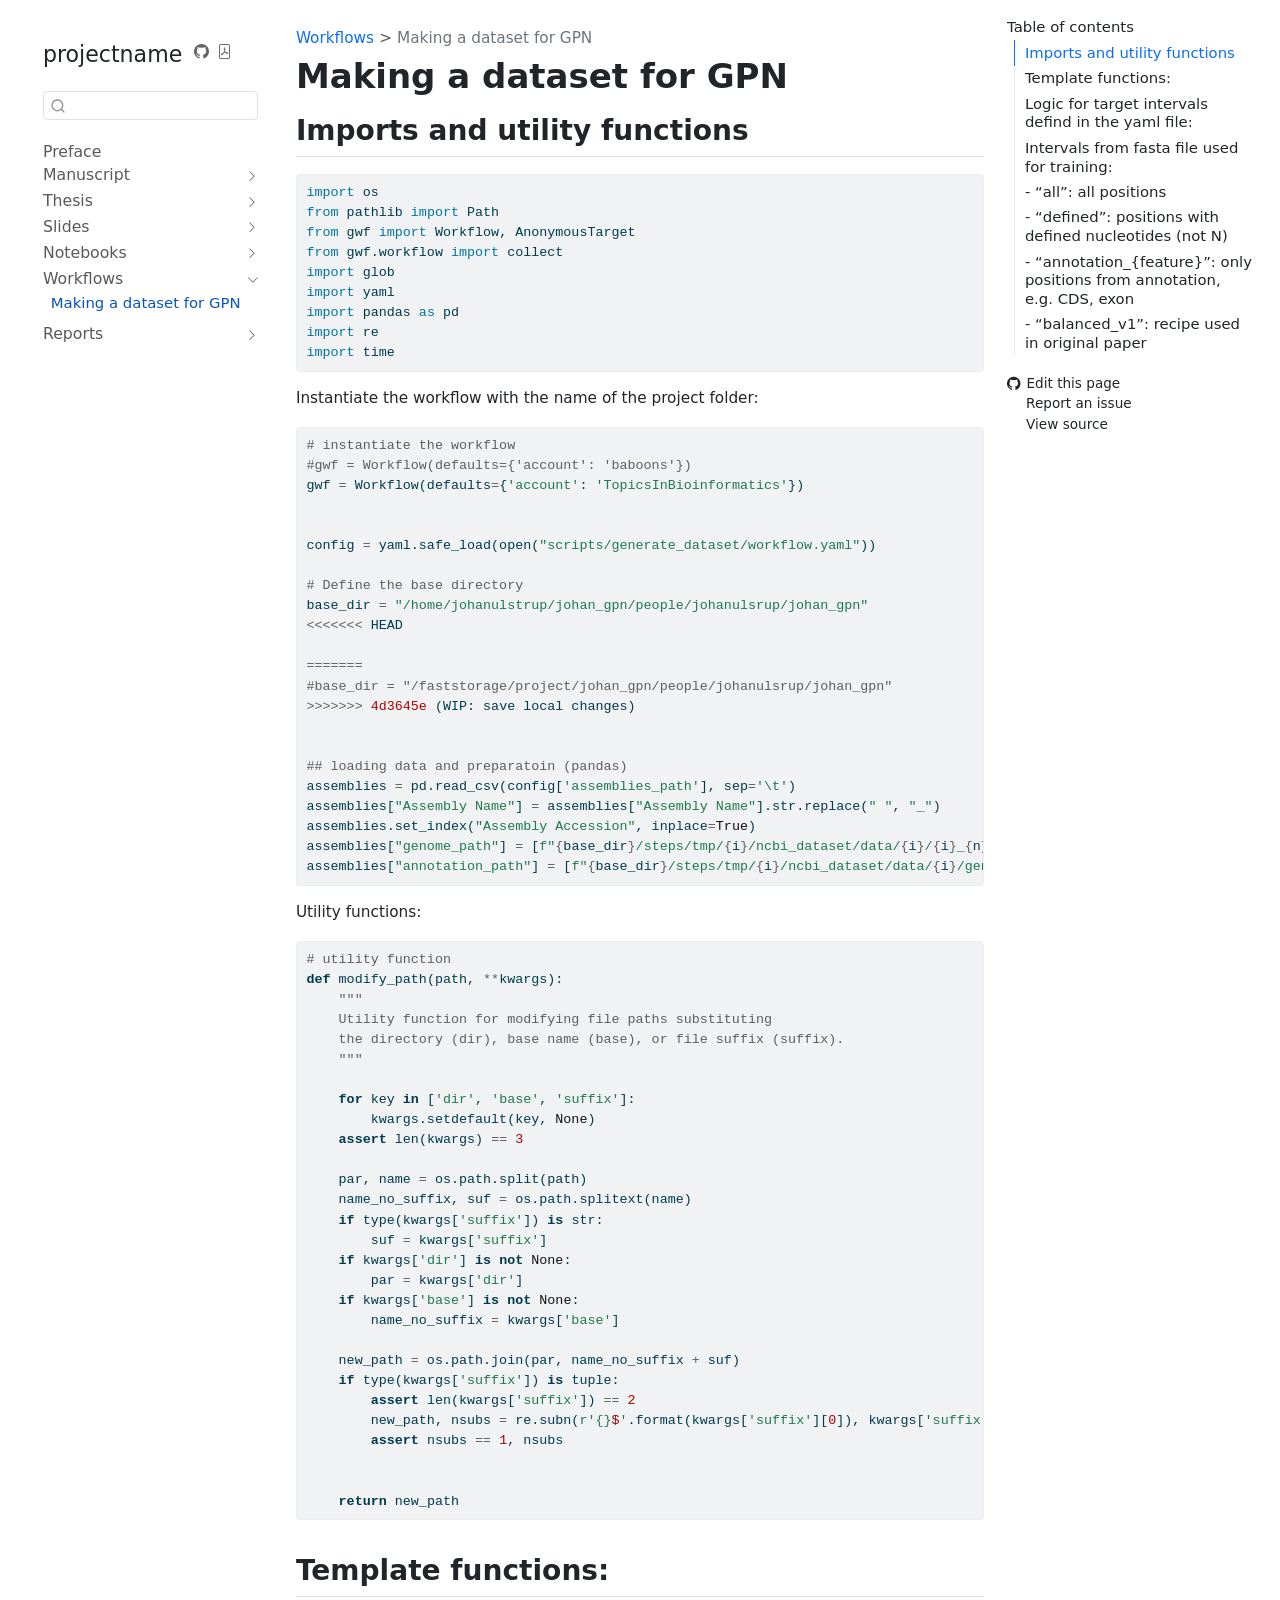
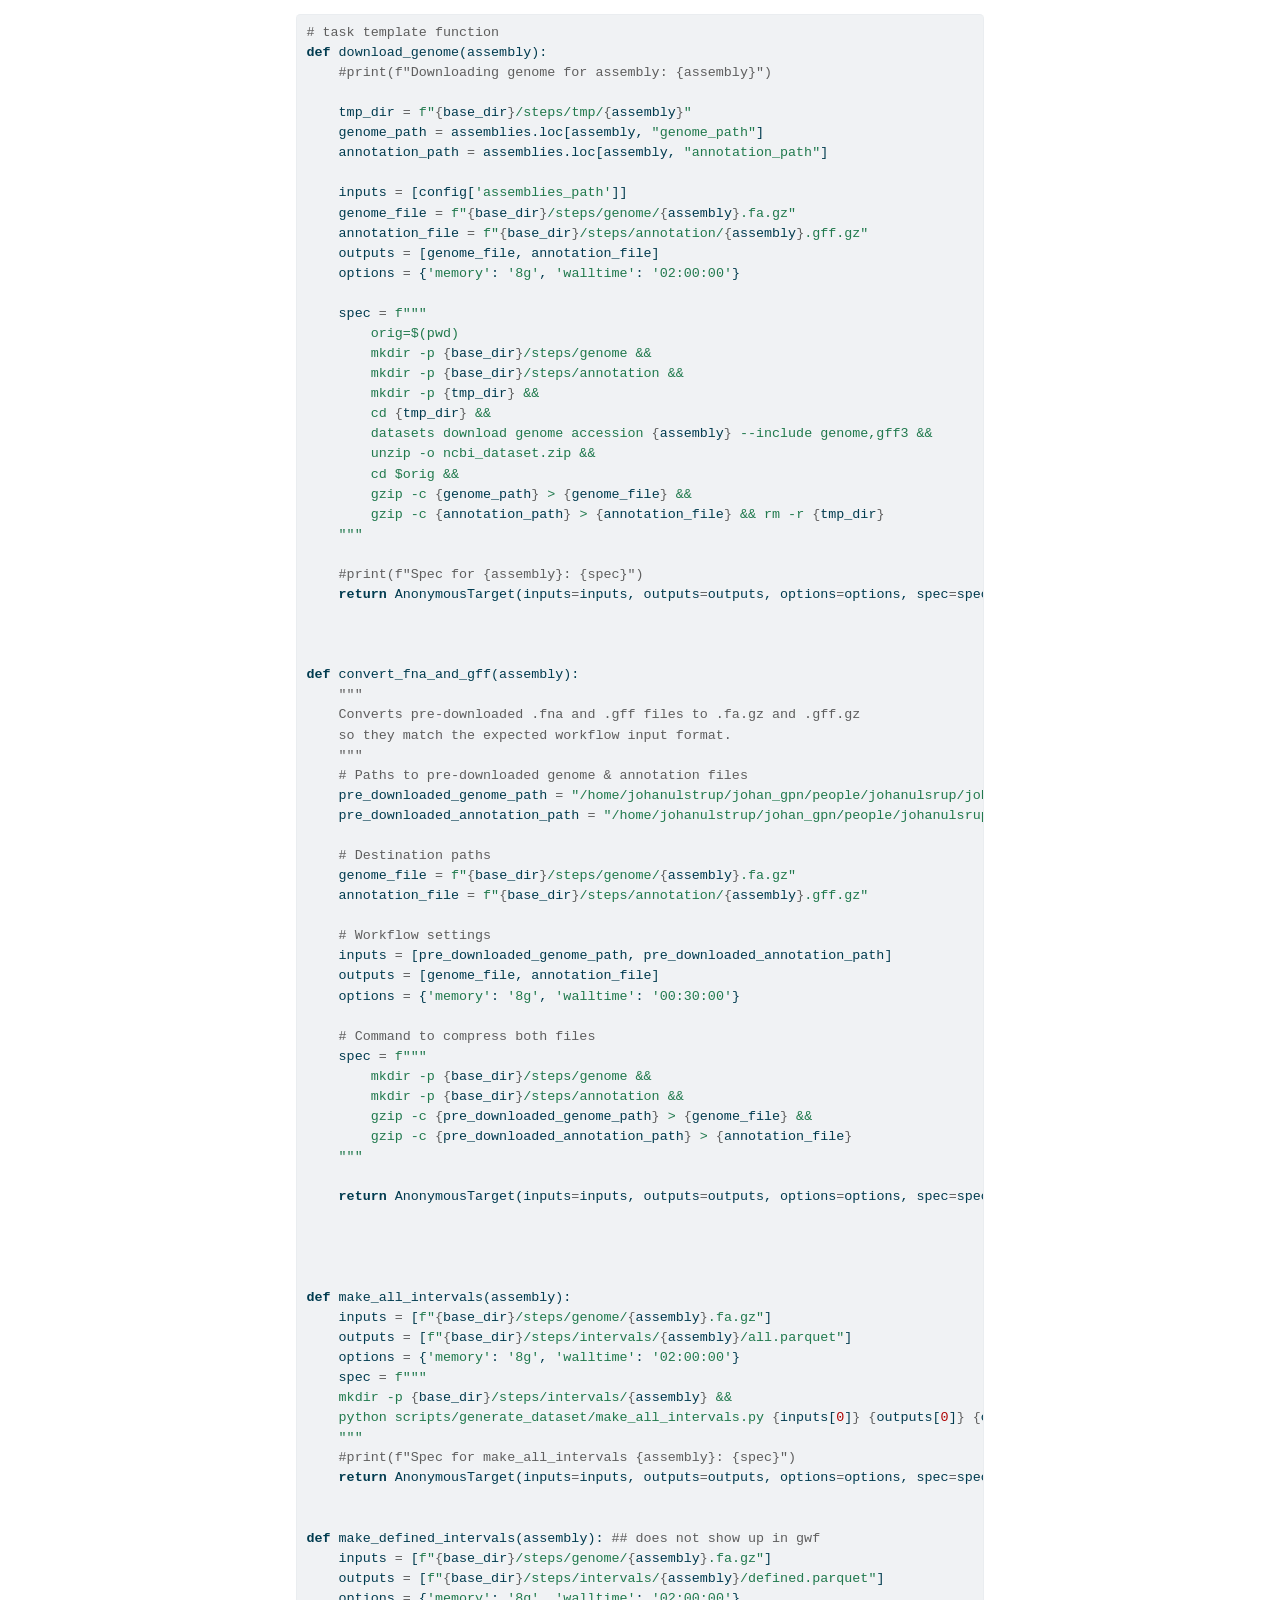
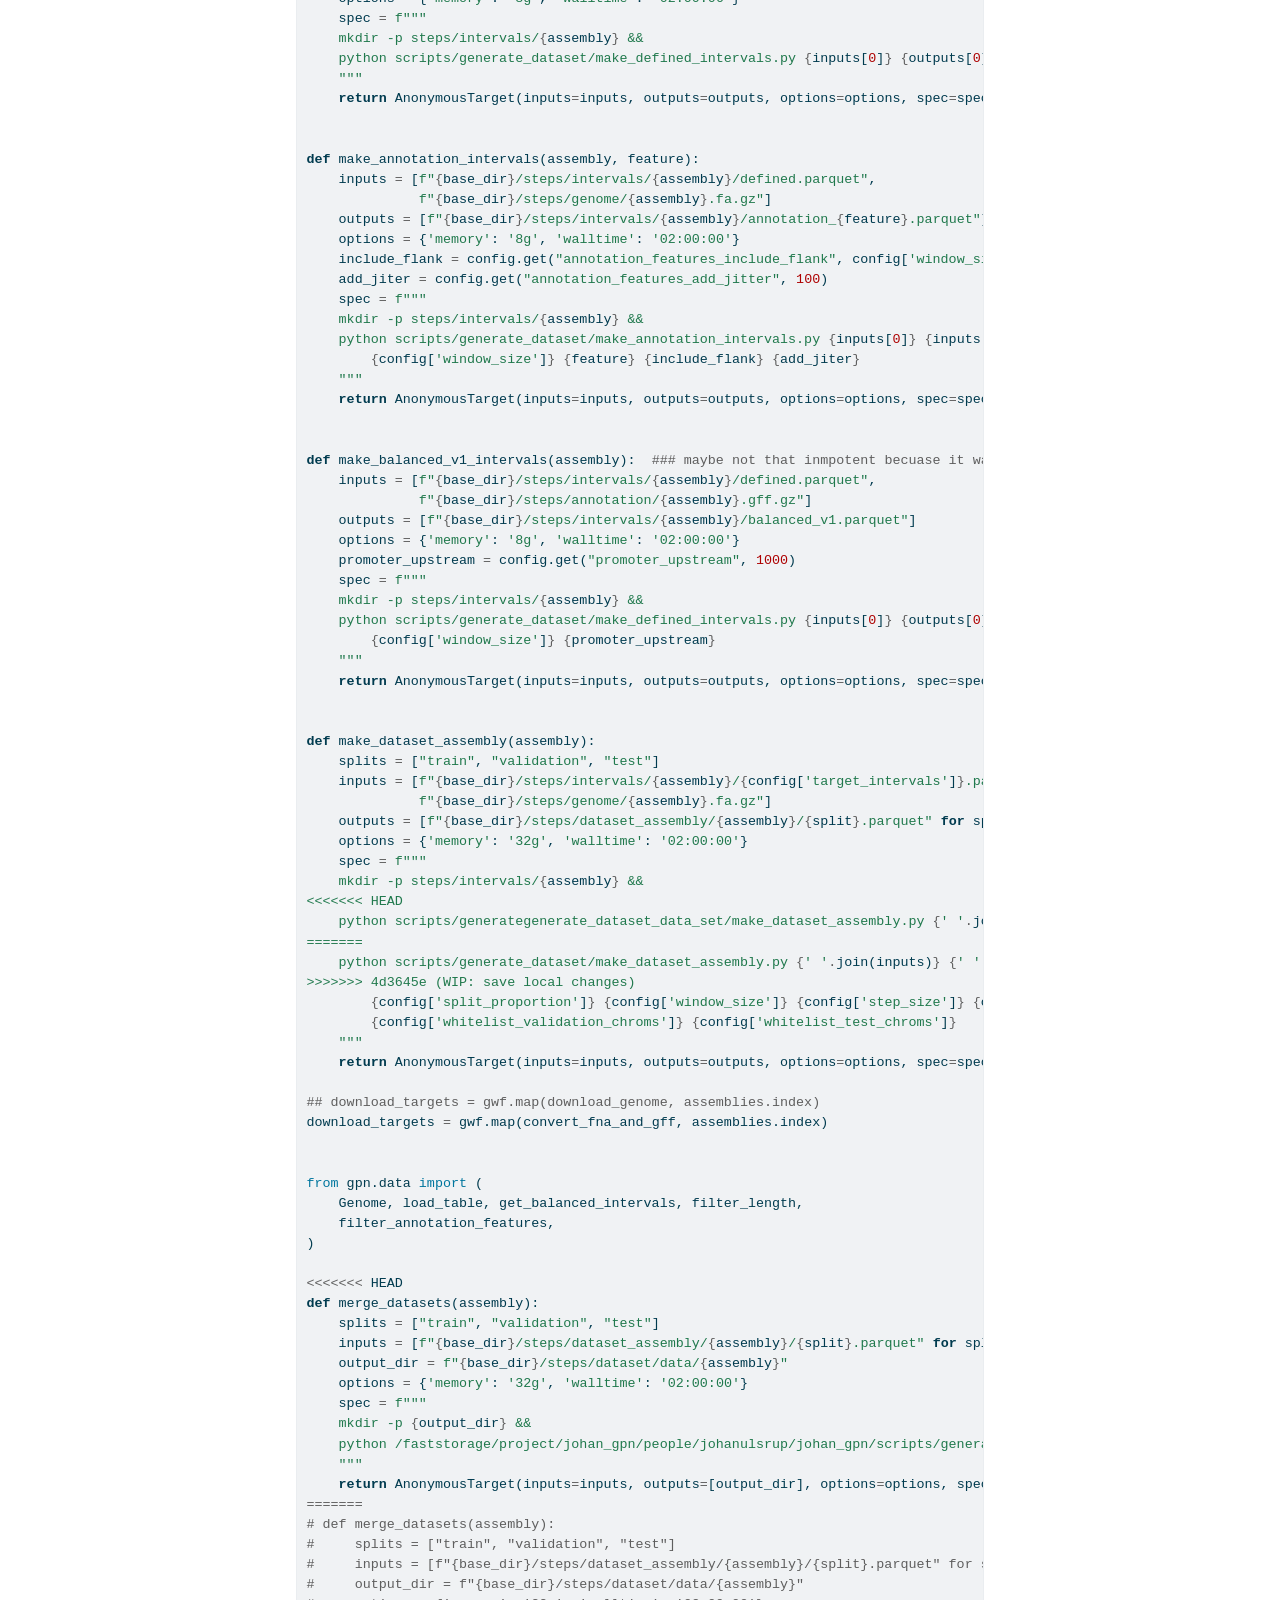
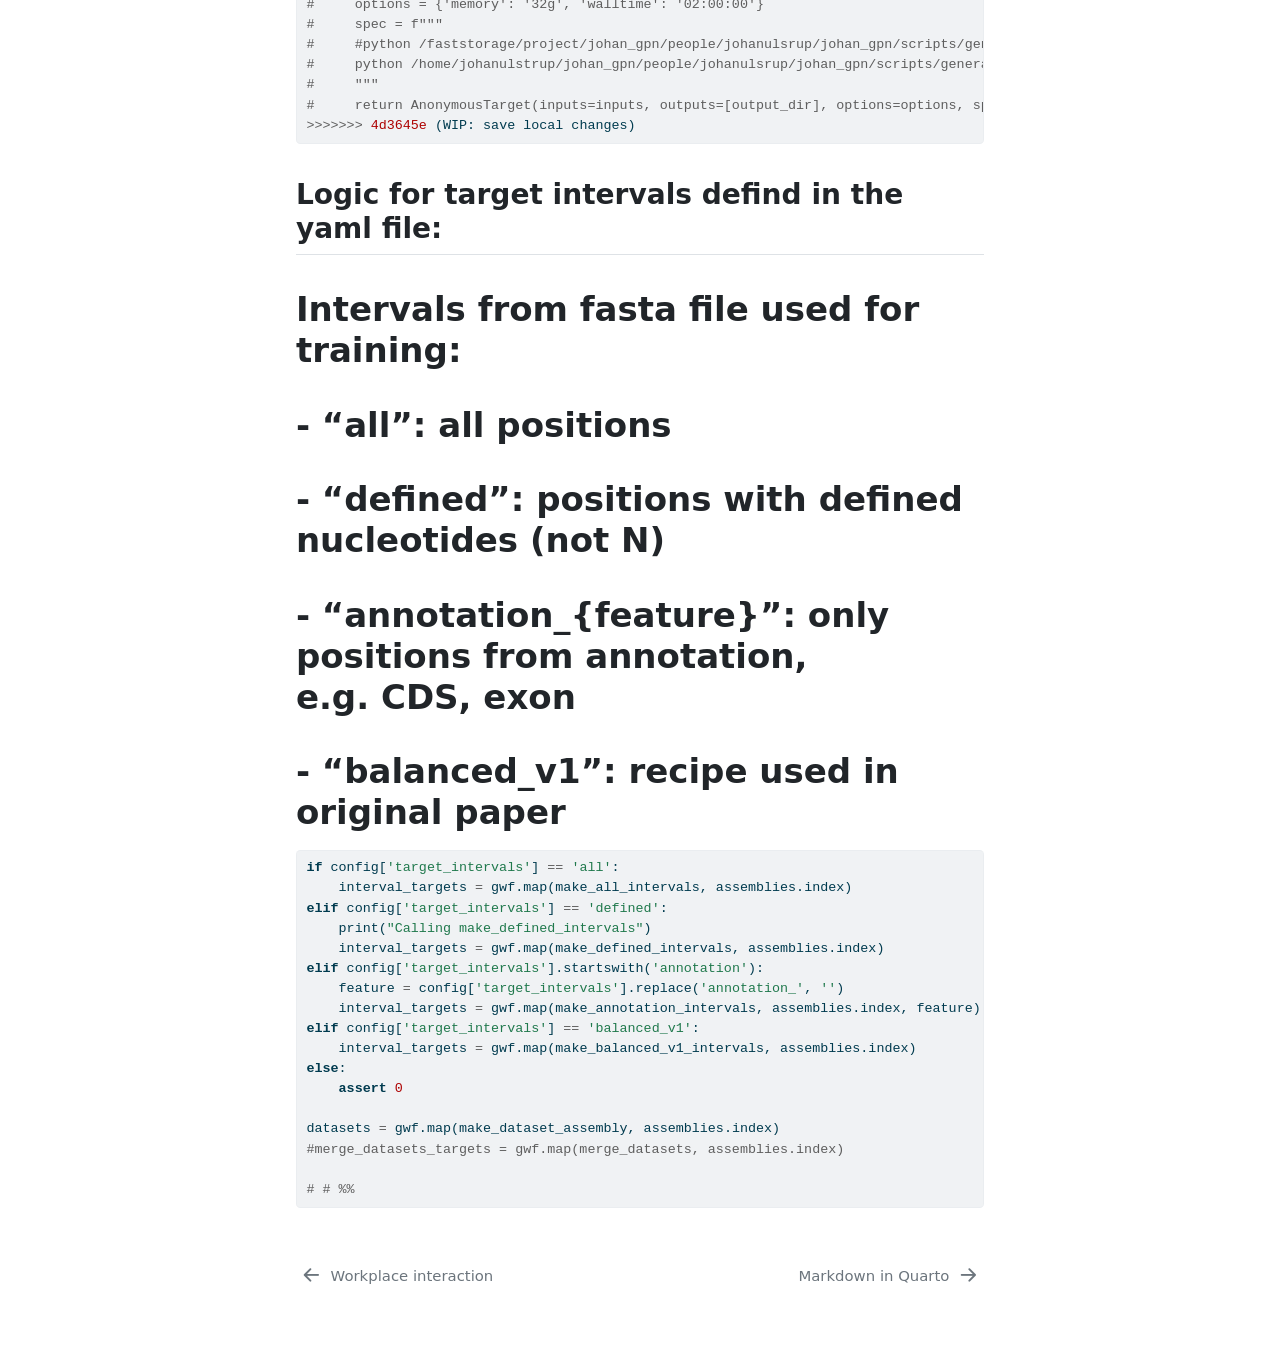
<file: workflow.html>
<!DOCTYPE html>
<html xmlns="http://www.w3.org/1999/xhtml" lang="en" xml:lang="en"><head>

<meta charset="utf-8">
<meta name="generator" content="quarto-1.8.24">

<meta name="viewport" content="width=device-width, initial-scale=1.0, user-scalable=yes">


<title>Making a dataset for GPN – projectname</title>
<style>
code{white-space: pre-wrap;}
span.smallcaps{font-variant: small-caps;}
div.columns{display: flex; gap: min(4vw, 1.5em);}
div.column{flex: auto; overflow-x: auto;}
div.hanging-indent{margin-left: 1.5em; text-indent: -1.5em;}
ul.task-list{list-style: none;}
ul.task-list li input[type="checkbox"] {
  width: 0.8em;
  margin: 0 0.8em 0.2em -1em; /* quarto-specific, see https://github.com/quarto-dev/quarto-cli/issues/4556 */ 
  vertical-align: middle;
}
/* CSS for syntax highlighting */
html { -webkit-text-size-adjust: 100%; }
pre > code.sourceCode { white-space: pre; position: relative; }
pre > code.sourceCode > span { display: inline-block; line-height: 1.25; }
pre > code.sourceCode > span:empty { height: 1.2em; }
.sourceCode { overflow: visible; }
code.sourceCode > span { color: inherit; text-decoration: inherit; }
div.sourceCode { margin: 1em 0; }
pre.sourceCode { margin: 0; }
@media screen {
div.sourceCode { overflow: auto; }
}
@media print {
pre > code.sourceCode { white-space: pre-wrap; }
pre > code.sourceCode > span { text-indent: -5em; padding-left: 5em; }
}
pre.numberSource code
  { counter-reset: source-line 0; }
pre.numberSource code > span
  { position: relative; left: -4em; counter-increment: source-line; }
pre.numberSource code > span > a:first-child::before
  { content: counter(source-line);
    position: relative; left: -1em; text-align: right; vertical-align: baseline;
    border: none; display: inline-block;
    -webkit-touch-callout: none; -webkit-user-select: none;
    -khtml-user-select: none; -moz-user-select: none;
    -ms-user-select: none; user-select: none;
    padding: 0 4px; width: 4em;
  }
pre.numberSource { margin-left: 3em;  padding-left: 4px; }
div.sourceCode
  {   }
@media screen {
pre > code.sourceCode > span > a:first-child::before { text-decoration: underline; }
}
</style>


<script src="site_libs/quarto-nav/quarto-nav.js"></script>
<script src="site_libs/quarto-nav/headroom.min.js"></script>
<script src="site_libs/clipboard/clipboard.min.js"></script>
<script src="site_libs/quarto-search/autocomplete.umd.js"></script>
<script src="site_libs/quarto-search/fuse.min.js"></script>
<script src="site_libs/quarto-search/quarto-search.js"></script>
<meta name="quarto:offset" content="./">
<link href="./reports/example.html" rel="next">
<link href="./notebooks/example.html" rel="prev">
<script src="site_libs/quarto-html/quarto.js" type="module"></script>
<script src="site_libs/quarto-html/tabsets/tabsets.js" type="module"></script>
<script src="site_libs/quarto-html/axe/axe-check.js" type="module"></script>
<script src="site_libs/quarto-html/popper.min.js"></script>
<script src="site_libs/quarto-html/tippy.umd.min.js"></script>
<script src="site_libs/quarto-html/anchor.min.js"></script>
<link href="site_libs/quarto-html/tippy.css" rel="stylesheet">
<link href="site_libs/quarto-html/quarto-syntax-highlighting-dc55a5b9e770e841cd82e46aadbfb9b0.css" rel="stylesheet" id="quarto-text-highlighting-styles">
<script src="site_libs/bootstrap/bootstrap.min.js"></script>
<link href="site_libs/bootstrap/bootstrap-icons.css" rel="stylesheet">
<link href="site_libs/bootstrap/bootstrap-84820c485c43afc6c4cd6946bf8827e3.min.css" rel="stylesheet" append-hash="true" id="quarto-bootstrap" data-mode="light">
<script id="quarto-search-options" type="application/json">{
  "location": "sidebar",
  "copy-button": false,
  "collapse-after": 3,
  "panel-placement": "start",
  "type": "textbox",
  "limit": 50,
  "keyboard-shortcut": [
    "f",
    "/",
    "s"
  ],
  "show-item-context": false,
  "language": {
    "search-no-results-text": "No results",
    "search-matching-documents-text": "matching documents",
    "search-copy-link-title": "Copy link to search",
    "search-hide-matches-text": "Hide additional matches",
    "search-more-match-text": "more match in this document",
    "search-more-matches-text": "more matches in this document",
    "search-clear-button-title": "Clear",
    "search-text-placeholder": "",
    "search-detached-cancel-button-title": "Cancel",
    "search-submit-button-title": "Submit",
    "search-label": "Search"
  }
}</script>
<script async="" src="https://hypothes.is/embed.js"></script>
<script>
  window.document.addEventListener("DOMContentLoaded", function (_event) {
    document.body.classList.add('hypothesis-enabled');
  });
</script>


</head>

<body class="nav-sidebar floating quarto-light">

<div id="quarto-search-results"></div>
  <header id="quarto-header" class="headroom fixed-top">
  <nav class="quarto-secondary-nav">
    <div class="container-fluid d-flex">
      <button type="button" class="quarto-btn-toggle btn" data-bs-toggle="collapse" role="button" data-bs-target=".quarto-sidebar-collapse-item" aria-controls="quarto-sidebar" aria-expanded="false" aria-label="Toggle sidebar navigation" onclick="if (window.quartoToggleHeadroom) { window.quartoToggleHeadroom(); }">
        <i class="bi bi-layout-text-sidebar-reverse"></i>
      </button>
        <nav class="quarto-page-breadcrumbs" aria-label="breadcrumb"><ol class="breadcrumb"><li class="breadcrumb-item"><a href="./workflow.html">Workflows</a></li><li class="breadcrumb-item"><a href="./workflow.html"><span class="chapter-title">Making a dataset for GPN</span></a></li></ol></nav>
        <a class="flex-grow-1" role="navigation" data-bs-toggle="collapse" data-bs-target=".quarto-sidebar-collapse-item" aria-controls="quarto-sidebar" aria-expanded="false" aria-label="Toggle sidebar navigation" onclick="if (window.quartoToggleHeadroom) { window.quartoToggleHeadroom(); }">      
        </a>
      <button type="button" class="btn quarto-search-button" aria-label="Search" onclick="window.quartoOpenSearch();">
        <i class="bi bi-search"></i>
      </button>
    </div>
  </nav>
</header>
<!-- content -->
<div id="quarto-content" class="quarto-container page-columns page-rows-contents page-layout-article">
<!-- sidebar -->
  <nav id="quarto-sidebar" class="sidebar collapse collapse-horizontal quarto-sidebar-collapse-item sidebar-navigation floating overflow-auto">
    <div class="pt-lg-2 mt-2 text-left sidebar-header sidebar-header-stacked">
      <a href="./index.html" class="sidebar-logo-link">
      </a>
    <div class="sidebar-title mb-0 py-0">
      <a href="./">projectname</a> 
        <div class="sidebar-tools-main">
    <a href="https://github.com/munch-group/johan_gpn" title="Source Code" class="quarto-navigation-tool px-1" aria-label="Source Code"><i class="bi bi-github"></i></a>
    <a href="./projectname.pdf" title="Download PDF" class="quarto-navigation-tool px-1" aria-label="Download PDF"><i class="bi bi-file-pdf"></i></a>
</div>
    </div>
      </div>
        <div class="mt-2 flex-shrink-0 align-items-center">
        <div class="sidebar-search">
        <div id="quarto-search" class="" title="Search"></div>
        </div>
        </div>
    <div class="sidebar-menu-container"> 
    <ul class="list-unstyled mt-1">
        <li class="sidebar-item">
  <div class="sidebar-item-container"> 
  <a href="./index.html" class="sidebar-item-text sidebar-link">
 <span class="menu-text">Preface</span></a>
  </div>
</li>
        <li class="sidebar-item sidebar-item-section">
      <div class="sidebar-item-container"> 
            <a class="sidebar-item-text sidebar-link text-start collapsed" data-bs-toggle="collapse" data-bs-target="#quarto-sidebar-section-1" role="navigation" aria-expanded="false">
 <span class="menu-text">Manuscript</span></a>
          <a class="sidebar-item-toggle text-start collapsed" data-bs-toggle="collapse" data-bs-target="#quarto-sidebar-section-1" role="navigation" aria-expanded="false" aria-label="Toggle section">
            <i class="bi bi-chevron-right ms-2"></i>
          </a> 
      </div>
      <ul id="quarto-sidebar-section-1" class="collapse list-unstyled sidebar-section depth1 ">  
          <li class="sidebar-item">
  <div class="sidebar-item-container"> 
  <a href="./manuscript/index.html" class="sidebar-item-text sidebar-link"><span class="chapter-title">Notes to paperes</span></a>
  </div>
</li>
      </ul>
  </li>
        <li class="sidebar-item sidebar-item-section">
      <div class="sidebar-item-container"> 
            <a class="sidebar-item-text sidebar-link text-start collapsed" data-bs-toggle="collapse" data-bs-target="#quarto-sidebar-section-2" role="navigation" aria-expanded="false">
 <span class="menu-text">Thesis</span></a>
          <a class="sidebar-item-toggle text-start collapsed" data-bs-toggle="collapse" data-bs-target="#quarto-sidebar-section-2" role="navigation" aria-expanded="false" aria-label="Toggle section">
            <i class="bi bi-chevron-right ms-2"></i>
          </a> 
      </div>
      <ul id="quarto-sidebar-section-2" class="collapse list-unstyled sidebar-section depth1 ">  
          <li class="sidebar-item">
  <div class="sidebar-item-container"> 
  <a href="./thesis/index.html" class="sidebar-item-text sidebar-link"><span class="chapter-title">Title of my thesis</span></a>
  </div>
</li>
      </ul>
  </li>
        <li class="sidebar-item sidebar-item-section">
      <div class="sidebar-item-container"> 
            <a class="sidebar-item-text sidebar-link text-start collapsed" data-bs-toggle="collapse" data-bs-target="#quarto-sidebar-section-3" role="navigation" aria-expanded="false">
 <span class="menu-text">Slides</span></a>
          <a class="sidebar-item-toggle text-start collapsed" data-bs-toggle="collapse" data-bs-target="#quarto-sidebar-section-3" role="navigation" aria-expanded="false" aria-label="Toggle section">
            <i class="bi bi-chevron-right ms-2"></i>
          </a> 
      </div>
      <ul id="quarto-sidebar-section-3" class="collapse list-unstyled sidebar-section depth1 ">  
          <li class="sidebar-item">
  <div class="sidebar-item-container"> 
  <a href="./slides/index.html" class="sidebar-item-text sidebar-link"><span class="chapter-title">Example</span></a>
  </div>
</li>
      </ul>
  </li>
        <li class="sidebar-item sidebar-item-section">
      <div class="sidebar-item-container"> 
            <a class="sidebar-item-text sidebar-link text-start collapsed" data-bs-toggle="collapse" data-bs-target="#quarto-sidebar-section-4" role="navigation" aria-expanded="false">
 <span class="menu-text">Notebooks</span></a>
          <a class="sidebar-item-toggle text-start collapsed" data-bs-toggle="collapse" data-bs-target="#quarto-sidebar-section-4" role="navigation" aria-expanded="false" aria-label="Toggle section">
            <i class="bi bi-chevron-right ms-2"></i>
          </a> 
      </div>
      <ul id="quarto-sidebar-section-4" class="collapse list-unstyled sidebar-section depth1 ">  
          <li class="sidebar-item">
  <div class="sidebar-item-container"> 
  <a href="./notebooks/example.html" class="sidebar-item-text sidebar-link"><span class="chapter-title">Workplace interaction</span></a>
  </div>
</li>
      </ul>
  </li>
        <li class="sidebar-item sidebar-item-section">
      <div class="sidebar-item-container"> 
            <a class="sidebar-item-text sidebar-link text-start" data-bs-toggle="collapse" data-bs-target="#quarto-sidebar-section-5" role="navigation" aria-expanded="true">
 <span class="menu-text">Workflows</span></a>
          <a class="sidebar-item-toggle text-start" data-bs-toggle="collapse" data-bs-target="#quarto-sidebar-section-5" role="navigation" aria-expanded="true" aria-label="Toggle section">
            <i class="bi bi-chevron-right ms-2"></i>
          </a> 
      </div>
      <ul id="quarto-sidebar-section-5" class="collapse list-unstyled sidebar-section depth1 show">  
          <li class="sidebar-item">
  <div class="sidebar-item-container"> 
  <a href="./workflow.html" class="sidebar-item-text sidebar-link active"><span class="chapter-title">Making a dataset for GPN</span></a>
  </div>
</li>
      </ul>
  </li>
        <li class="sidebar-item sidebar-item-section">
      <div class="sidebar-item-container"> 
            <a class="sidebar-item-text sidebar-link text-start collapsed" data-bs-toggle="collapse" data-bs-target="#quarto-sidebar-section-6" role="navigation" aria-expanded="false">
 <span class="menu-text">Reports</span></a>
          <a class="sidebar-item-toggle text-start collapsed" data-bs-toggle="collapse" data-bs-target="#quarto-sidebar-section-6" role="navigation" aria-expanded="false" aria-label="Toggle section">
            <i class="bi bi-chevron-right ms-2"></i>
          </a> 
      </div>
      <ul id="quarto-sidebar-section-6" class="collapse list-unstyled sidebar-section depth1 ">  
          <li class="sidebar-item">
  <div class="sidebar-item-container"> 
  <a href="./reports/example.html" class="sidebar-item-text sidebar-link"><span class="chapter-title">Markdown in Quarto</span></a>
  </div>
</li>
      </ul>
  </li>
    </ul>
    </div>
</nav>
<div id="quarto-sidebar-glass" class="quarto-sidebar-collapse-item" data-bs-toggle="collapse" data-bs-target=".quarto-sidebar-collapse-item"></div>
<!-- margin-sidebar -->
    <div id="quarto-margin-sidebar" class="sidebar margin-sidebar">
        <nav id="TOC" role="doc-toc" class="toc-active">
    <h2 id="toc-title">Table of contents</h2>
   
  <ul class="collapse">
  <li><a href="#imports-and-utility-functions" id="toc-imports-and-utility-functions" class="nav-link active" data-scroll-target="#imports-and-utility-functions">Imports and utility functions</a></li>
  <li><a href="#template-functions" id="toc-template-functions" class="nav-link" data-scroll-target="#template-functions">Template functions:</a></li>
  <li><a href="#logic-for-target-intervals-defind-in-the-yaml-file" id="toc-logic-for-target-intervals-defind-in-the-yaml-file" class="nav-link" data-scroll-target="#logic-for-target-intervals-defind-in-the-yaml-file">Logic for target intervals defind in the yaml file:</a></li>
  <li><a href="#intervals-from-fasta-file-used-for-training" id="toc-intervals-from-fasta-file-used-for-training" class="nav-link" data-scroll-target="#intervals-from-fasta-file-used-for-training">Intervals from fasta file used for training:</a></li>
  <li><a href="#all-all-positions" id="toc-all-all-positions" class="nav-link" data-scroll-target="#all-all-positions">- “all”: all positions</a></li>
  <li><a href="#defined-positions-with-defined-nucleotides-not-n" id="toc-defined-positions-with-defined-nucleotides-not-n" class="nav-link" data-scroll-target="#defined-positions-with-defined-nucleotides-not-n">- “defined”: positions with defined nucleotides (not N)</a></li>
  <li><a href="#annotation_feature-only-positions-from-annotation-e.g.-cds-exon" id="toc-annotation_feature-only-positions-from-annotation-e.g.-cds-exon" class="nav-link" data-scroll-target="#annotation_feature-only-positions-from-annotation-e.g.-cds-exon">- “annotation_{feature}”: only <feature> positions from annotation, e.g.&nbsp;CDS, exon</feature></a></li>
  <li><a href="#balanced_v1-recipe-used-in-original-paper" id="toc-balanced_v1-recipe-used-in-original-paper" class="nav-link" data-scroll-target="#balanced_v1-recipe-used-in-original-paper">- “balanced_v1”: recipe used in original paper</a></li>
  </ul>
<div class="toc-actions"><ul class="collapse"><li><a href="https://github.com/munch-group/johan_gpn/edit/main/workflow.py" class="toc-action"><i class="bi bi-github"></i>Edit this page</a></li><li><a href="https://github.com/munch-group/johan_gpn/issues/new" class="toc-action"><i class="bi empty"></i>Report an issue</a></li><li><a href="https://github.com/munch-group/johan_gpn/blob/main/workflow.py" class="toc-action"><i class="bi empty"></i>View source</a></li></ul></div></nav>
    </div>
<!-- main -->
<main class="content" id="quarto-document-content">

<header id="title-block-header" class="quarto-title-block default"><nav class="quarto-page-breadcrumbs quarto-title-breadcrumbs d-none d-lg-block" aria-label="breadcrumb"><ol class="breadcrumb"><li class="breadcrumb-item"><a href="./workflow.html">Workflows</a></li><li class="breadcrumb-item"><a href="./workflow.html"><span class="chapter-title">Making a dataset for GPN</span></a></li></ol></nav>
<div class="quarto-title">
<h1 class="title"><span class="chapter-title">Making a dataset for GPN</span></h1>
</div>



<div class="quarto-title-meta">

    
  
    
  </div>
  


</header>


<section id="imports-and-utility-functions" class="level2">
<h2 class="anchored" data-anchor-id="imports-and-utility-functions">Imports and utility functions</h2>
<div id="82d0818d" class="cell" data-execution_count="1">
<div class="code-copy-outer-scaffold"><div class="sourceCode cell-code" id="cb1"><pre class="sourceCode python code-with-copy"><code class="sourceCode python"><span id="cb1-1"><a href="#cb1-1" aria-hidden="true" tabindex="-1"></a><span class="im">import</span> os</span>
<span id="cb1-2"><a href="#cb1-2" aria-hidden="true" tabindex="-1"></a><span class="im">from</span> pathlib <span class="im">import</span> Path</span>
<span id="cb1-3"><a href="#cb1-3" aria-hidden="true" tabindex="-1"></a><span class="im">from</span> gwf <span class="im">import</span> Workflow, AnonymousTarget</span>
<span id="cb1-4"><a href="#cb1-4" aria-hidden="true" tabindex="-1"></a><span class="im">from</span> gwf.workflow <span class="im">import</span> collect</span>
<span id="cb1-5"><a href="#cb1-5" aria-hidden="true" tabindex="-1"></a><span class="im">import</span> glob</span>
<span id="cb1-6"><a href="#cb1-6" aria-hidden="true" tabindex="-1"></a><span class="im">import</span> yaml</span>
<span id="cb1-7"><a href="#cb1-7" aria-hidden="true" tabindex="-1"></a><span class="im">import</span> pandas <span class="im">as</span> pd</span>
<span id="cb1-8"><a href="#cb1-8" aria-hidden="true" tabindex="-1"></a><span class="im">import</span> re</span>
<span id="cb1-9"><a href="#cb1-9" aria-hidden="true" tabindex="-1"></a><span class="im">import</span> time</span></code></pre></div><button title="Copy to Clipboard" class="code-copy-button"><i class="bi"></i></button></div>
</div>
<p>Instantiate the workflow with the name of the project folder:</p>
<div id="839a2ca6" class="cell" data-execution_count="2">
<div class="code-copy-outer-scaffold"><div class="sourceCode cell-code" id="cb2"><pre class="sourceCode python code-with-copy"><code class="sourceCode python"><span id="cb2-1"><a href="#cb2-1" aria-hidden="true" tabindex="-1"></a><span class="co"># instantiate the workflow</span></span>
<span id="cb2-2"><a href="#cb2-2" aria-hidden="true" tabindex="-1"></a><span class="co">#gwf = Workflow(defaults={'account': 'baboons'})</span></span>
<span id="cb2-3"><a href="#cb2-3" aria-hidden="true" tabindex="-1"></a>gwf <span class="op">=</span> Workflow(defaults<span class="op">=</span>{<span class="st">'account'</span>: <span class="st">'TopicsInBioinformatics'</span>})</span>
<span id="cb2-4"><a href="#cb2-4" aria-hidden="true" tabindex="-1"></a></span>
<span id="cb2-5"><a href="#cb2-5" aria-hidden="true" tabindex="-1"></a></span>
<span id="cb2-6"><a href="#cb2-6" aria-hidden="true" tabindex="-1"></a>config <span class="op">=</span> yaml.safe_load(<span class="bu">open</span>(<span class="st">"scripts/generate_dataset/workflow.yaml"</span>))</span>
<span id="cb2-7"><a href="#cb2-7" aria-hidden="true" tabindex="-1"></a></span>
<span id="cb2-8"><a href="#cb2-8" aria-hidden="true" tabindex="-1"></a><span class="co"># Define the base directory</span></span>
<span id="cb2-9"><a href="#cb2-9" aria-hidden="true" tabindex="-1"></a>base_dir <span class="op">=</span> <span class="st">"/home/johanulstrup/johan_gpn/people/johanulsrup/johan_gpn"</span></span>
<span id="cb2-10"><a href="#cb2-10" aria-hidden="true" tabindex="-1"></a><span class="op">&lt;&lt;&lt;&lt;&lt;&lt;&lt;</span> HEAD</span>
<span id="cb2-11"><a href="#cb2-11" aria-hidden="true" tabindex="-1"></a></span>
<span id="cb2-12"><a href="#cb2-12" aria-hidden="true" tabindex="-1"></a><span class="op">=======</span></span>
<span id="cb2-13"><a href="#cb2-13" aria-hidden="true" tabindex="-1"></a><span class="co">#base_dir = "/faststorage/project/johan_gpn/people/johanulsrup/johan_gpn"</span></span>
<span id="cb2-14"><a href="#cb2-14" aria-hidden="true" tabindex="-1"></a><span class="op">&gt;&gt;&gt;&gt;&gt;&gt;&gt;</span> <span class="dv">4</span><span class="er">d3645e</span> (WIP: save local changes)</span>
<span id="cb2-15"><a href="#cb2-15" aria-hidden="true" tabindex="-1"></a></span>
<span id="cb2-16"><a href="#cb2-16" aria-hidden="true" tabindex="-1"></a></span>
<span id="cb2-17"><a href="#cb2-17" aria-hidden="true" tabindex="-1"></a><span class="co">## loading data and preparatoin (pandas)</span></span>
<span id="cb2-18"><a href="#cb2-18" aria-hidden="true" tabindex="-1"></a>assemblies <span class="op">=</span> pd.read_csv(config[<span class="st">'assemblies_path'</span>], sep<span class="op">=</span><span class="st">'</span><span class="ch">\t</span><span class="st">'</span>)</span>
<span id="cb2-19"><a href="#cb2-19" aria-hidden="true" tabindex="-1"></a>assemblies[<span class="st">"Assembly Name"</span>] <span class="op">=</span> assemblies[<span class="st">"Assembly Name"</span>].<span class="bu">str</span>.replace(<span class="st">" "</span>, <span class="st">"_"</span>)</span>
<span id="cb2-20"><a href="#cb2-20" aria-hidden="true" tabindex="-1"></a>assemblies.set_index(<span class="st">"Assembly Accession"</span>, inplace<span class="op">=</span><span class="va">True</span>)</span>
<span id="cb2-21"><a href="#cb2-21" aria-hidden="true" tabindex="-1"></a>assemblies[<span class="st">"genome_path"</span>] <span class="op">=</span> [<span class="ss">f"</span><span class="sc">{</span>base_dir<span class="sc">}</span><span class="ss">/steps/tmp/</span><span class="sc">{</span>i<span class="sc">}</span><span class="ss">/ncbi_dataset/data/</span><span class="sc">{</span>i<span class="sc">}</span><span class="ss">/</span><span class="sc">{</span>i<span class="sc">}</span><span class="ss">_</span><span class="sc">{</span>n<span class="sc">}</span><span class="ss">_genomic.fna"</span> <span class="cf">for</span> i, n <span class="kw">in</span> <span class="bu">zip</span>(assemblies.index, assemblies[<span class="st">"Assembly Name"</span>])]</span>
<span id="cb2-22"><a href="#cb2-22" aria-hidden="true" tabindex="-1"></a>assemblies[<span class="st">"annotation_path"</span>] <span class="op">=</span> [<span class="ss">f"</span><span class="sc">{</span>base_dir<span class="sc">}</span><span class="ss">/steps/tmp/</span><span class="sc">{</span>i<span class="sc">}</span><span class="ss">/ncbi_dataset/data/</span><span class="sc">{</span>i<span class="sc">}</span><span class="ss">/genomic.gff"</span> <span class="cf">for</span> i <span class="kw">in</span> assemblies.index]</span></code></pre></div><button title="Copy to Clipboard" class="code-copy-button"><i class="bi"></i></button></div>
</div>
<p>Utility functions:</p>
<div id="79106eb5" class="cell" data-execution_count="3">
<div class="code-copy-outer-scaffold"><div class="sourceCode cell-code" id="cb3"><pre class="sourceCode python code-with-copy"><code class="sourceCode python"><span id="cb3-1"><a href="#cb3-1" aria-hidden="true" tabindex="-1"></a><span class="co"># utility function</span></span>
<span id="cb3-2"><a href="#cb3-2" aria-hidden="true" tabindex="-1"></a><span class="kw">def</span> modify_path(path, <span class="op">**</span>kwargs):</span>
<span id="cb3-3"><a href="#cb3-3" aria-hidden="true" tabindex="-1"></a>    <span class="co">"""</span></span>
<span id="cb3-4"><a href="#cb3-4" aria-hidden="true" tabindex="-1"></a><span class="co">    Utility function for modifying file paths substituting</span></span>
<span id="cb3-5"><a href="#cb3-5" aria-hidden="true" tabindex="-1"></a><span class="co">    the directory (dir), base name (base), or file suffix (suffix).</span></span>
<span id="cb3-6"><a href="#cb3-6" aria-hidden="true" tabindex="-1"></a><span class="co">    """</span></span>
<span id="cb3-7"><a href="#cb3-7" aria-hidden="true" tabindex="-1"></a></span>
<span id="cb3-8"><a href="#cb3-8" aria-hidden="true" tabindex="-1"></a>    <span class="cf">for</span> key <span class="kw">in</span> [<span class="st">'dir'</span>, <span class="st">'base'</span>, <span class="st">'suffix'</span>]:</span>
<span id="cb3-9"><a href="#cb3-9" aria-hidden="true" tabindex="-1"></a>        kwargs.setdefault(key, <span class="va">None</span>)</span>
<span id="cb3-10"><a href="#cb3-10" aria-hidden="true" tabindex="-1"></a>    <span class="cf">assert</span> <span class="bu">len</span>(kwargs) <span class="op">==</span> <span class="dv">3</span></span>
<span id="cb3-11"><a href="#cb3-11" aria-hidden="true" tabindex="-1"></a></span>
<span id="cb3-12"><a href="#cb3-12" aria-hidden="true" tabindex="-1"></a>    par, name <span class="op">=</span> os.path.split(path)</span>
<span id="cb3-13"><a href="#cb3-13" aria-hidden="true" tabindex="-1"></a>    name_no_suffix, suf <span class="op">=</span> os.path.splitext(name)</span>
<span id="cb3-14"><a href="#cb3-14" aria-hidden="true" tabindex="-1"></a>    <span class="cf">if</span> <span class="bu">type</span>(kwargs[<span class="st">'suffix'</span>]) <span class="kw">is</span> <span class="bu">str</span>:</span>
<span id="cb3-15"><a href="#cb3-15" aria-hidden="true" tabindex="-1"></a>        suf <span class="op">=</span> kwargs[<span class="st">'suffix'</span>]</span>
<span id="cb3-16"><a href="#cb3-16" aria-hidden="true" tabindex="-1"></a>    <span class="cf">if</span> kwargs[<span class="st">'dir'</span>] <span class="kw">is</span> <span class="kw">not</span> <span class="va">None</span>:</span>
<span id="cb3-17"><a href="#cb3-17" aria-hidden="true" tabindex="-1"></a>        par <span class="op">=</span> kwargs[<span class="st">'dir'</span>]</span>
<span id="cb3-18"><a href="#cb3-18" aria-hidden="true" tabindex="-1"></a>    <span class="cf">if</span> kwargs[<span class="st">'base'</span>] <span class="kw">is</span> <span class="kw">not</span> <span class="va">None</span>:</span>
<span id="cb3-19"><a href="#cb3-19" aria-hidden="true" tabindex="-1"></a>        name_no_suffix <span class="op">=</span> kwargs[<span class="st">'base'</span>]</span>
<span id="cb3-20"><a href="#cb3-20" aria-hidden="true" tabindex="-1"></a></span>
<span id="cb3-21"><a href="#cb3-21" aria-hidden="true" tabindex="-1"></a>    new_path <span class="op">=</span> os.path.join(par, name_no_suffix <span class="op">+</span> suf)</span>
<span id="cb3-22"><a href="#cb3-22" aria-hidden="true" tabindex="-1"></a>    <span class="cf">if</span> <span class="bu">type</span>(kwargs[<span class="st">'suffix'</span>]) <span class="kw">is</span> <span class="bu">tuple</span>:</span>
<span id="cb3-23"><a href="#cb3-23" aria-hidden="true" tabindex="-1"></a>        <span class="cf">assert</span> <span class="bu">len</span>(kwargs[<span class="st">'suffix'</span>]) <span class="op">==</span> <span class="dv">2</span></span>
<span id="cb3-24"><a href="#cb3-24" aria-hidden="true" tabindex="-1"></a>        new_path, nsubs <span class="op">=</span> re.subn(<span class="vs">r'{}</span><span class="dv">$</span><span class="vs">'</span>.<span class="bu">format</span>(kwargs[<span class="st">'suffix'</span>][<span class="dv">0</span>]), kwargs[<span class="st">'suffix'</span>][<span class="dv">1</span>], new_path)</span>
<span id="cb3-25"><a href="#cb3-25" aria-hidden="true" tabindex="-1"></a>        <span class="cf">assert</span> nsubs <span class="op">==</span> <span class="dv">1</span>, nsubs</span>
<span id="cb3-26"><a href="#cb3-26" aria-hidden="true" tabindex="-1"></a>    </span>
<span id="cb3-27"><a href="#cb3-27" aria-hidden="true" tabindex="-1"></a></span>
<span id="cb3-28"><a href="#cb3-28" aria-hidden="true" tabindex="-1"></a>    <span class="cf">return</span> new_path</span></code></pre></div><button title="Copy to Clipboard" class="code-copy-button"><i class="bi"></i></button></div>
</div>
</section>
<section id="template-functions" class="level2">
<h2 class="anchored" data-anchor-id="template-functions">Template functions:</h2>
<div id="ff6478ca" class="cell" data-execution_count="4">
<div class="code-copy-outer-scaffold"><div class="sourceCode cell-code" id="cb4"><pre class="sourceCode python code-with-copy"><code class="sourceCode python"><span id="cb4-1"><a href="#cb4-1" aria-hidden="true" tabindex="-1"></a><span class="co"># task template function</span></span>
<span id="cb4-2"><a href="#cb4-2" aria-hidden="true" tabindex="-1"></a><span class="kw">def</span> download_genome(assembly):</span>
<span id="cb4-3"><a href="#cb4-3" aria-hidden="true" tabindex="-1"></a>    <span class="co">#print(f"Downloading genome for assembly: {assembly}")</span></span>
<span id="cb4-4"><a href="#cb4-4" aria-hidden="true" tabindex="-1"></a></span>
<span id="cb4-5"><a href="#cb4-5" aria-hidden="true" tabindex="-1"></a>    tmp_dir <span class="op">=</span> <span class="ss">f"</span><span class="sc">{</span>base_dir<span class="sc">}</span><span class="ss">/steps/tmp/</span><span class="sc">{</span>assembly<span class="sc">}</span><span class="ss">"</span></span>
<span id="cb4-6"><a href="#cb4-6" aria-hidden="true" tabindex="-1"></a>    genome_path <span class="op">=</span> assemblies.loc[assembly, <span class="st">"genome_path"</span>]</span>
<span id="cb4-7"><a href="#cb4-7" aria-hidden="true" tabindex="-1"></a>    annotation_path <span class="op">=</span> assemblies.loc[assembly, <span class="st">"annotation_path"</span>]</span>
<span id="cb4-8"><a href="#cb4-8" aria-hidden="true" tabindex="-1"></a></span>
<span id="cb4-9"><a href="#cb4-9" aria-hidden="true" tabindex="-1"></a>    inputs <span class="op">=</span> [config[<span class="st">'assemblies_path'</span>]]</span>
<span id="cb4-10"><a href="#cb4-10" aria-hidden="true" tabindex="-1"></a>    genome_file <span class="op">=</span> <span class="ss">f"</span><span class="sc">{</span>base_dir<span class="sc">}</span><span class="ss">/steps/genome/</span><span class="sc">{</span>assembly<span class="sc">}</span><span class="ss">.fa.gz"</span></span>
<span id="cb4-11"><a href="#cb4-11" aria-hidden="true" tabindex="-1"></a>    annotation_file <span class="op">=</span> <span class="ss">f"</span><span class="sc">{</span>base_dir<span class="sc">}</span><span class="ss">/steps/annotation/</span><span class="sc">{</span>assembly<span class="sc">}</span><span class="ss">.gff.gz"</span></span>
<span id="cb4-12"><a href="#cb4-12" aria-hidden="true" tabindex="-1"></a>    outputs <span class="op">=</span> [genome_file, annotation_file]</span>
<span id="cb4-13"><a href="#cb4-13" aria-hidden="true" tabindex="-1"></a>    options <span class="op">=</span> {<span class="st">'memory'</span>: <span class="st">'8g'</span>, <span class="st">'walltime'</span>: <span class="st">'02:00:00'</span>}</span>
<span id="cb4-14"><a href="#cb4-14" aria-hidden="true" tabindex="-1"></a></span>
<span id="cb4-15"><a href="#cb4-15" aria-hidden="true" tabindex="-1"></a>    spec <span class="op">=</span> <span class="ss">f"""</span></span>
<span id="cb4-16"><a href="#cb4-16" aria-hidden="true" tabindex="-1"></a><span class="ss">        orig=$(pwd)</span></span>
<span id="cb4-17"><a href="#cb4-17" aria-hidden="true" tabindex="-1"></a><span class="ss">        mkdir -p </span><span class="sc">{</span>base_dir<span class="sc">}</span><span class="ss">/steps/genome &amp;&amp; </span></span>
<span id="cb4-18"><a href="#cb4-18" aria-hidden="true" tabindex="-1"></a><span class="ss">        mkdir -p </span><span class="sc">{</span>base_dir<span class="sc">}</span><span class="ss">/steps/annotation &amp;&amp; </span></span>
<span id="cb4-19"><a href="#cb4-19" aria-hidden="true" tabindex="-1"></a><span class="ss">        mkdir -p </span><span class="sc">{</span>tmp_dir<span class="sc">}</span><span class="ss"> &amp;&amp; </span></span>
<span id="cb4-20"><a href="#cb4-20" aria-hidden="true" tabindex="-1"></a><span class="ss">        cd </span><span class="sc">{</span>tmp_dir<span class="sc">}</span><span class="ss"> &amp;&amp; </span></span>
<span id="cb4-21"><a href="#cb4-21" aria-hidden="true" tabindex="-1"></a><span class="ss">        datasets download genome accession </span><span class="sc">{</span>assembly<span class="sc">}</span><span class="ss"> --include genome,gff3 &amp;&amp;</span></span>
<span id="cb4-22"><a href="#cb4-22" aria-hidden="true" tabindex="-1"></a><span class="ss">        unzip -o ncbi_dataset.zip &amp;&amp; </span></span>
<span id="cb4-23"><a href="#cb4-23" aria-hidden="true" tabindex="-1"></a><span class="ss">        cd $orig &amp;&amp; </span></span>
<span id="cb4-24"><a href="#cb4-24" aria-hidden="true" tabindex="-1"></a><span class="ss">        gzip -c </span><span class="sc">{</span>genome_path<span class="sc">}</span><span class="ss"> &gt; </span><span class="sc">{</span>genome_file<span class="sc">}</span><span class="ss"> &amp;&amp; </span></span>
<span id="cb4-25"><a href="#cb4-25" aria-hidden="true" tabindex="-1"></a><span class="ss">        gzip -c </span><span class="sc">{</span>annotation_path<span class="sc">}</span><span class="ss"> &gt; </span><span class="sc">{</span>annotation_file<span class="sc">}</span><span class="ss"> &amp;&amp; rm -r </span><span class="sc">{</span>tmp_dir<span class="sc">}</span></span>
<span id="cb4-26"><a href="#cb4-26" aria-hidden="true" tabindex="-1"></a><span class="ss">    """</span></span>
<span id="cb4-27"><a href="#cb4-27" aria-hidden="true" tabindex="-1"></a></span>
<span id="cb4-28"><a href="#cb4-28" aria-hidden="true" tabindex="-1"></a>    <span class="co">#print(f"Spec for {assembly}: {spec}")</span></span>
<span id="cb4-29"><a href="#cb4-29" aria-hidden="true" tabindex="-1"></a>    <span class="cf">return</span> AnonymousTarget(inputs<span class="op">=</span>inputs, outputs<span class="op">=</span>outputs, options<span class="op">=</span>options, spec<span class="op">=</span>spec)</span>
<span id="cb4-30"><a href="#cb4-30" aria-hidden="true" tabindex="-1"></a></span>
<span id="cb4-31"><a href="#cb4-31" aria-hidden="true" tabindex="-1"></a></span>
<span id="cb4-32"><a href="#cb4-32" aria-hidden="true" tabindex="-1"></a></span>
<span id="cb4-33"><a href="#cb4-33" aria-hidden="true" tabindex="-1"></a><span class="kw">def</span> convert_fna_and_gff(assembly):</span>
<span id="cb4-34"><a href="#cb4-34" aria-hidden="true" tabindex="-1"></a>    <span class="co">"""</span></span>
<span id="cb4-35"><a href="#cb4-35" aria-hidden="true" tabindex="-1"></a><span class="co">    Converts pre-downloaded .fna and .gff files to .fa.gz and .gff.gz</span></span>
<span id="cb4-36"><a href="#cb4-36" aria-hidden="true" tabindex="-1"></a><span class="co">    so they match the expected workflow input format.</span></span>
<span id="cb4-37"><a href="#cb4-37" aria-hidden="true" tabindex="-1"></a><span class="co">    """</span></span>
<span id="cb4-38"><a href="#cb4-38" aria-hidden="true" tabindex="-1"></a>    <span class="co"># Paths to pre-downloaded genome &amp; annotation files</span></span>
<span id="cb4-39"><a href="#cb4-39" aria-hidden="true" tabindex="-1"></a>    pre_downloaded_genome_path <span class="op">=</span> <span class="st">"/home/johanulstrup/johan_gpn/people/johanulsrup/johan_gpn/data/ncbi_dataset/data/GCF_000264685.3/GCF_000264685.3_Panu_3.0_genomic.fna"</span></span>
<span id="cb4-40"><a href="#cb4-40" aria-hidden="true" tabindex="-1"></a>    pre_downloaded_annotation_path <span class="op">=</span> <span class="st">"/home/johanulstrup/johan_gpn/people/johanulsrup/johan_gpn/data/ncbi_dataset/data/GCF_000264685.3/genomic.gff"</span></span>
<span id="cb4-41"><a href="#cb4-41" aria-hidden="true" tabindex="-1"></a></span>
<span id="cb4-42"><a href="#cb4-42" aria-hidden="true" tabindex="-1"></a>    <span class="co"># Destination paths</span></span>
<span id="cb4-43"><a href="#cb4-43" aria-hidden="true" tabindex="-1"></a>    genome_file <span class="op">=</span> <span class="ss">f"</span><span class="sc">{</span>base_dir<span class="sc">}</span><span class="ss">/steps/genome/</span><span class="sc">{</span>assembly<span class="sc">}</span><span class="ss">.fa.gz"</span></span>
<span id="cb4-44"><a href="#cb4-44" aria-hidden="true" tabindex="-1"></a>    annotation_file <span class="op">=</span> <span class="ss">f"</span><span class="sc">{</span>base_dir<span class="sc">}</span><span class="ss">/steps/annotation/</span><span class="sc">{</span>assembly<span class="sc">}</span><span class="ss">.gff.gz"</span></span>
<span id="cb4-45"><a href="#cb4-45" aria-hidden="true" tabindex="-1"></a></span>
<span id="cb4-46"><a href="#cb4-46" aria-hidden="true" tabindex="-1"></a>    <span class="co"># Workflow settings</span></span>
<span id="cb4-47"><a href="#cb4-47" aria-hidden="true" tabindex="-1"></a>    inputs <span class="op">=</span> [pre_downloaded_genome_path, pre_downloaded_annotation_path]</span>
<span id="cb4-48"><a href="#cb4-48" aria-hidden="true" tabindex="-1"></a>    outputs <span class="op">=</span> [genome_file, annotation_file]</span>
<span id="cb4-49"><a href="#cb4-49" aria-hidden="true" tabindex="-1"></a>    options <span class="op">=</span> {<span class="st">'memory'</span>: <span class="st">'8g'</span>, <span class="st">'walltime'</span>: <span class="st">'00:30:00'</span>}</span>
<span id="cb4-50"><a href="#cb4-50" aria-hidden="true" tabindex="-1"></a></span>
<span id="cb4-51"><a href="#cb4-51" aria-hidden="true" tabindex="-1"></a>    <span class="co"># Command to compress both files</span></span>
<span id="cb4-52"><a href="#cb4-52" aria-hidden="true" tabindex="-1"></a>    spec <span class="op">=</span> <span class="ss">f"""</span></span>
<span id="cb4-53"><a href="#cb4-53" aria-hidden="true" tabindex="-1"></a><span class="ss">        mkdir -p </span><span class="sc">{</span>base_dir<span class="sc">}</span><span class="ss">/steps/genome &amp;&amp;</span></span>
<span id="cb4-54"><a href="#cb4-54" aria-hidden="true" tabindex="-1"></a><span class="ss">        mkdir -p </span><span class="sc">{</span>base_dir<span class="sc">}</span><span class="ss">/steps/annotation &amp;&amp;</span></span>
<span id="cb4-55"><a href="#cb4-55" aria-hidden="true" tabindex="-1"></a><span class="ss">        gzip -c </span><span class="sc">{</span>pre_downloaded_genome_path<span class="sc">}</span><span class="ss"> &gt; </span><span class="sc">{</span>genome_file<span class="sc">}</span><span class="ss"> &amp;&amp;</span></span>
<span id="cb4-56"><a href="#cb4-56" aria-hidden="true" tabindex="-1"></a><span class="ss">        gzip -c </span><span class="sc">{</span>pre_downloaded_annotation_path<span class="sc">}</span><span class="ss"> &gt; </span><span class="sc">{</span>annotation_file<span class="sc">}</span></span>
<span id="cb4-57"><a href="#cb4-57" aria-hidden="true" tabindex="-1"></a><span class="ss">    """</span></span>
<span id="cb4-58"><a href="#cb4-58" aria-hidden="true" tabindex="-1"></a></span>
<span id="cb4-59"><a href="#cb4-59" aria-hidden="true" tabindex="-1"></a>    <span class="cf">return</span> AnonymousTarget(inputs<span class="op">=</span>inputs, outputs<span class="op">=</span>outputs, options<span class="op">=</span>options, spec<span class="op">=</span>spec)</span>
<span id="cb4-60"><a href="#cb4-60" aria-hidden="true" tabindex="-1"></a></span>
<span id="cb4-61"><a href="#cb4-61" aria-hidden="true" tabindex="-1"></a></span>
<span id="cb4-62"><a href="#cb4-62" aria-hidden="true" tabindex="-1"></a></span>
<span id="cb4-63"><a href="#cb4-63" aria-hidden="true" tabindex="-1"></a></span>
<span id="cb4-64"><a href="#cb4-64" aria-hidden="true" tabindex="-1"></a><span class="kw">def</span> make_all_intervals(assembly):</span>
<span id="cb4-65"><a href="#cb4-65" aria-hidden="true" tabindex="-1"></a>    inputs <span class="op">=</span> [<span class="ss">f"</span><span class="sc">{</span>base_dir<span class="sc">}</span><span class="ss">/steps/genome/</span><span class="sc">{</span>assembly<span class="sc">}</span><span class="ss">.fa.gz"</span>]</span>
<span id="cb4-66"><a href="#cb4-66" aria-hidden="true" tabindex="-1"></a>    outputs <span class="op">=</span> [<span class="ss">f"</span><span class="sc">{</span>base_dir<span class="sc">}</span><span class="ss">/steps/intervals/</span><span class="sc">{</span>assembly<span class="sc">}</span><span class="ss">/all.parquet"</span>]</span>
<span id="cb4-67"><a href="#cb4-67" aria-hidden="true" tabindex="-1"></a>    options <span class="op">=</span> {<span class="st">'memory'</span>: <span class="st">'8g'</span>, <span class="st">'walltime'</span>: <span class="st">'02:00:00'</span>} </span>
<span id="cb4-68"><a href="#cb4-68" aria-hidden="true" tabindex="-1"></a>    spec <span class="op">=</span> <span class="ss">f"""</span></span>
<span id="cb4-69"><a href="#cb4-69" aria-hidden="true" tabindex="-1"></a><span class="ss">    mkdir -p </span><span class="sc">{</span>base_dir<span class="sc">}</span><span class="ss">/steps/intervals/</span><span class="sc">{</span>assembly<span class="sc">}</span><span class="ss"> &amp;&amp;</span></span>
<span id="cb4-70"><a href="#cb4-70" aria-hidden="true" tabindex="-1"></a><span class="ss">    python scripts/generate_dataset/make_all_intervals.py </span><span class="sc">{</span>inputs[<span class="dv">0</span>]<span class="sc">}</span><span class="ss"> </span><span class="sc">{</span>outputs[<span class="dv">0</span>]<span class="sc">}</span><span class="ss"> </span><span class="sc">{</span>config[<span class="st">'window_size'</span>]<span class="sc">}</span></span>
<span id="cb4-71"><a href="#cb4-71" aria-hidden="true" tabindex="-1"></a><span class="ss">    """</span></span>
<span id="cb4-72"><a href="#cb4-72" aria-hidden="true" tabindex="-1"></a>    <span class="co">#print(f"Spec for make_all_intervals {assembly}: {spec}")</span></span>
<span id="cb4-73"><a href="#cb4-73" aria-hidden="true" tabindex="-1"></a>    <span class="cf">return</span> AnonymousTarget(inputs<span class="op">=</span>inputs, outputs<span class="op">=</span>outputs, options<span class="op">=</span>options, spec<span class="op">=</span>spec)</span>
<span id="cb4-74"><a href="#cb4-74" aria-hidden="true" tabindex="-1"></a></span>
<span id="cb4-75"><a href="#cb4-75" aria-hidden="true" tabindex="-1"></a></span>
<span id="cb4-76"><a href="#cb4-76" aria-hidden="true" tabindex="-1"></a><span class="kw">def</span> make_defined_intervals(assembly): <span class="co">## does not show up in gwf</span></span>
<span id="cb4-77"><a href="#cb4-77" aria-hidden="true" tabindex="-1"></a>    inputs <span class="op">=</span> [<span class="ss">f"</span><span class="sc">{</span>base_dir<span class="sc">}</span><span class="ss">/steps/genome/</span><span class="sc">{</span>assembly<span class="sc">}</span><span class="ss">.fa.gz"</span>]</span>
<span id="cb4-78"><a href="#cb4-78" aria-hidden="true" tabindex="-1"></a>    outputs <span class="op">=</span> [<span class="ss">f"</span><span class="sc">{</span>base_dir<span class="sc">}</span><span class="ss">/steps/intervals/</span><span class="sc">{</span>assembly<span class="sc">}</span><span class="ss">/defined.parquet"</span>]</span>
<span id="cb4-79"><a href="#cb4-79" aria-hidden="true" tabindex="-1"></a>    options <span class="op">=</span> {<span class="st">'memory'</span>: <span class="st">'8g'</span>, <span class="st">'walltime'</span>: <span class="st">'02:00:00'</span>} </span>
<span id="cb4-80"><a href="#cb4-80" aria-hidden="true" tabindex="-1"></a>    spec <span class="op">=</span> <span class="ss">f"""</span></span>
<span id="cb4-81"><a href="#cb4-81" aria-hidden="true" tabindex="-1"></a><span class="ss">    mkdir -p steps/intervals/</span><span class="sc">{</span>assembly<span class="sc">}</span><span class="ss"> &amp;&amp;</span></span>
<span id="cb4-82"><a href="#cb4-82" aria-hidden="true" tabindex="-1"></a><span class="ss">    python scripts/generate_dataset/make_defined_intervals.py </span><span class="sc">{</span>inputs[<span class="dv">0</span>]<span class="sc">}</span><span class="ss"> </span><span class="sc">{</span>outputs[<span class="dv">0</span>]<span class="sc">}</span><span class="ss"> </span><span class="sc">{</span>config[<span class="st">'window_size'</span>]<span class="sc">}</span></span>
<span id="cb4-83"><a href="#cb4-83" aria-hidden="true" tabindex="-1"></a><span class="ss">    """</span></span>
<span id="cb4-84"><a href="#cb4-84" aria-hidden="true" tabindex="-1"></a>    <span class="cf">return</span> AnonymousTarget(inputs<span class="op">=</span>inputs, outputs<span class="op">=</span>outputs, options<span class="op">=</span>options, spec<span class="op">=</span>spec)</span>
<span id="cb4-85"><a href="#cb4-85" aria-hidden="true" tabindex="-1"></a></span>
<span id="cb4-86"><a href="#cb4-86" aria-hidden="true" tabindex="-1"></a></span>
<span id="cb4-87"><a href="#cb4-87" aria-hidden="true" tabindex="-1"></a><span class="kw">def</span> make_annotation_intervals(assembly, feature):</span>
<span id="cb4-88"><a href="#cb4-88" aria-hidden="true" tabindex="-1"></a>    inputs <span class="op">=</span> [<span class="ss">f"</span><span class="sc">{</span>base_dir<span class="sc">}</span><span class="ss">/steps/intervals/</span><span class="sc">{</span>assembly<span class="sc">}</span><span class="ss">/defined.parquet"</span>,</span>
<span id="cb4-89"><a href="#cb4-89" aria-hidden="true" tabindex="-1"></a>              <span class="ss">f"</span><span class="sc">{</span>base_dir<span class="sc">}</span><span class="ss">/steps/genome/</span><span class="sc">{</span>assembly<span class="sc">}</span><span class="ss">.fa.gz"</span>]</span>
<span id="cb4-90"><a href="#cb4-90" aria-hidden="true" tabindex="-1"></a>    outputs <span class="op">=</span> [<span class="ss">f"</span><span class="sc">{</span>base_dir<span class="sc">}</span><span class="ss">/steps/intervals/</span><span class="sc">{</span>assembly<span class="sc">}</span><span class="ss">/annotation_</span><span class="sc">{</span>feature<span class="sc">}</span><span class="ss">.parquet"</span>]</span>
<span id="cb4-91"><a href="#cb4-91" aria-hidden="true" tabindex="-1"></a>    options <span class="op">=</span> {<span class="st">'memory'</span>: <span class="st">'8g'</span>, <span class="st">'walltime'</span>: <span class="st">'02:00:00'</span>} </span>
<span id="cb4-92"><a href="#cb4-92" aria-hidden="true" tabindex="-1"></a>    include_flank <span class="op">=</span> config.get(<span class="st">"annotation_features_include_flank"</span>, config[<span class="st">'window_size'</span>] <span class="op">//</span> <span class="dv">2</span>)</span>
<span id="cb4-93"><a href="#cb4-93" aria-hidden="true" tabindex="-1"></a>    add_jiter <span class="op">=</span> config.get(<span class="st">"annotation_features_add_jitter"</span>, <span class="dv">100</span>)</span>
<span id="cb4-94"><a href="#cb4-94" aria-hidden="true" tabindex="-1"></a>    spec <span class="op">=</span> <span class="ss">f"""</span></span>
<span id="cb4-95"><a href="#cb4-95" aria-hidden="true" tabindex="-1"></a><span class="ss">    mkdir -p steps/intervals/</span><span class="sc">{</span>assembly<span class="sc">}</span><span class="ss"> &amp;&amp;</span></span>
<span id="cb4-96"><a href="#cb4-96" aria-hidden="true" tabindex="-1"></a><span class="ss">    python scripts/generate_dataset/make_annotation_intervals.py </span><span class="sc">{</span>inputs[<span class="dv">0</span>]<span class="sc">}</span><span class="ss"> </span><span class="sc">{</span>inputs[<span class="dv">1</span>]<span class="sc">}</span><span class="ss"> </span><span class="sc">{</span>outputs[<span class="dv">0</span>]<span class="sc">}</span><span class="ss"> </span><span class="op">\</span></span>
<span id="cb4-97"><a href="#cb4-97" aria-hidden="true" tabindex="-1"></a><span class="ss">        </span><span class="sc">{</span>config[<span class="st">'window_size'</span>]<span class="sc">}</span><span class="ss"> </span><span class="sc">{</span>feature<span class="sc">}</span><span class="ss"> </span><span class="sc">{</span>include_flank<span class="sc">}</span><span class="ss"> </span><span class="sc">{</span>add_jiter<span class="sc">}</span></span>
<span id="cb4-98"><a href="#cb4-98" aria-hidden="true" tabindex="-1"></a><span class="ss">    """</span></span>
<span id="cb4-99"><a href="#cb4-99" aria-hidden="true" tabindex="-1"></a>    <span class="cf">return</span> AnonymousTarget(inputs<span class="op">=</span>inputs, outputs<span class="op">=</span>outputs, options<span class="op">=</span>options, spec<span class="op">=</span>spec)</span>
<span id="cb4-100"><a href="#cb4-100" aria-hidden="true" tabindex="-1"></a></span>
<span id="cb4-101"><a href="#cb4-101" aria-hidden="true" tabindex="-1"></a></span>
<span id="cb4-102"><a href="#cb4-102" aria-hidden="true" tabindex="-1"></a><span class="kw">def</span> make_balanced_v1_intervals(assembly):  <span class="co">### maybe not that inmpotent becuase it was the date created for the paper </span></span>
<span id="cb4-103"><a href="#cb4-103" aria-hidden="true" tabindex="-1"></a>    inputs <span class="op">=</span> [<span class="ss">f"</span><span class="sc">{</span>base_dir<span class="sc">}</span><span class="ss">/steps/intervals/</span><span class="sc">{</span>assembly<span class="sc">}</span><span class="ss">/defined.parquet"</span>,</span>
<span id="cb4-104"><a href="#cb4-104" aria-hidden="true" tabindex="-1"></a>              <span class="ss">f"</span><span class="sc">{</span>base_dir<span class="sc">}</span><span class="ss">/steps/annotation/</span><span class="sc">{</span>assembly<span class="sc">}</span><span class="ss">.gff.gz"</span>]</span>
<span id="cb4-105"><a href="#cb4-105" aria-hidden="true" tabindex="-1"></a>    outputs <span class="op">=</span> [<span class="ss">f"</span><span class="sc">{</span>base_dir<span class="sc">}</span><span class="ss">/steps/intervals/</span><span class="sc">{</span>assembly<span class="sc">}</span><span class="ss">/balanced_v1.parquet"</span>]</span>
<span id="cb4-106"><a href="#cb4-106" aria-hidden="true" tabindex="-1"></a>    options <span class="op">=</span> {<span class="st">'memory'</span>: <span class="st">'8g'</span>, <span class="st">'walltime'</span>: <span class="st">'02:00:00'</span>} </span>
<span id="cb4-107"><a href="#cb4-107" aria-hidden="true" tabindex="-1"></a>    promoter_upstream <span class="op">=</span> config.get(<span class="st">"promoter_upstream"</span>, <span class="dv">1000</span>)</span>
<span id="cb4-108"><a href="#cb4-108" aria-hidden="true" tabindex="-1"></a>    spec <span class="op">=</span> <span class="ss">f"""</span></span>
<span id="cb4-109"><a href="#cb4-109" aria-hidden="true" tabindex="-1"></a><span class="ss">    mkdir -p steps/intervals/</span><span class="sc">{</span>assembly<span class="sc">}</span><span class="ss"> &amp;&amp;</span></span>
<span id="cb4-110"><a href="#cb4-110" aria-hidden="true" tabindex="-1"></a><span class="ss">    python scripts/generate_dataset/make_defined_intervals.py </span><span class="sc">{</span>inputs[<span class="dv">0</span>]<span class="sc">}</span><span class="ss"> </span><span class="sc">{</span>outputs[<span class="dv">0</span>]<span class="sc">}</span><span class="ss"> </span><span class="op">\</span></span>
<span id="cb4-111"><a href="#cb4-111" aria-hidden="true" tabindex="-1"></a><span class="ss">        </span><span class="sc">{</span>config[<span class="st">'window_size'</span>]<span class="sc">}</span><span class="ss"> </span><span class="sc">{</span>promoter_upstream<span class="sc">}</span></span>
<span id="cb4-112"><a href="#cb4-112" aria-hidden="true" tabindex="-1"></a><span class="ss">    """</span></span>
<span id="cb4-113"><a href="#cb4-113" aria-hidden="true" tabindex="-1"></a>    <span class="cf">return</span> AnonymousTarget(inputs<span class="op">=</span>inputs, outputs<span class="op">=</span>outputs, options<span class="op">=</span>options, spec<span class="op">=</span>spec)</span>
<span id="cb4-114"><a href="#cb4-114" aria-hidden="true" tabindex="-1"></a></span>
<span id="cb4-115"><a href="#cb4-115" aria-hidden="true" tabindex="-1"></a></span>
<span id="cb4-116"><a href="#cb4-116" aria-hidden="true" tabindex="-1"></a><span class="kw">def</span> make_dataset_assembly(assembly):</span>
<span id="cb4-117"><a href="#cb4-117" aria-hidden="true" tabindex="-1"></a>    splits <span class="op">=</span> [<span class="st">"train"</span>, <span class="st">"validation"</span>, <span class="st">"test"</span>]</span>
<span id="cb4-118"><a href="#cb4-118" aria-hidden="true" tabindex="-1"></a>    inputs <span class="op">=</span> [<span class="ss">f"</span><span class="sc">{</span>base_dir<span class="sc">}</span><span class="ss">/steps/intervals/</span><span class="sc">{</span>assembly<span class="sc">}</span><span class="ss">/</span><span class="sc">{</span>config[<span class="st">'target_intervals'</span>]<span class="sc">}</span><span class="ss">.parquet"</span>,      <span class="co">### it ask for data in a folder that does not exist</span></span>
<span id="cb4-119"><a href="#cb4-119" aria-hidden="true" tabindex="-1"></a>              <span class="ss">f"</span><span class="sc">{</span>base_dir<span class="sc">}</span><span class="ss">/steps/genome/</span><span class="sc">{</span>assembly<span class="sc">}</span><span class="ss">.fa.gz"</span>]                                        <span class="co">### it ask for data in a folder that does not exist</span></span>
<span id="cb4-120"><a href="#cb4-120" aria-hidden="true" tabindex="-1"></a>    outputs <span class="op">=</span> [<span class="ss">f"</span><span class="sc">{</span>base_dir<span class="sc">}</span><span class="ss">/steps/dataset_assembly/</span><span class="sc">{</span>assembly<span class="sc">}</span><span class="ss">/</span><span class="sc">{</span>split<span class="sc">}</span><span class="ss">.parquet"</span> <span class="cf">for</span> split <span class="kw">in</span> splits]</span>
<span id="cb4-121"><a href="#cb4-121" aria-hidden="true" tabindex="-1"></a>    options <span class="op">=</span> {<span class="st">'memory'</span>: <span class="st">'32g'</span>, <span class="st">'walltime'</span>: <span class="st">'02:00:00'</span>} </span>
<span id="cb4-122"><a href="#cb4-122" aria-hidden="true" tabindex="-1"></a>    spec <span class="op">=</span> <span class="ss">f"""</span></span>
<span id="cb4-123"><a href="#cb4-123" aria-hidden="true" tabindex="-1"></a><span class="ss">    mkdir -p steps/intervals/</span><span class="sc">{</span>assembly<span class="sc">}</span><span class="ss"> &amp;&amp;    </span></span>
<span id="cb4-124"><a href="#cb4-124" aria-hidden="true" tabindex="-1"></a><span class="ss">&lt;&lt;&lt;&lt;&lt;&lt;&lt; HEAD</span></span>
<span id="cb4-125"><a href="#cb4-125" aria-hidden="true" tabindex="-1"></a><span class="ss">    python scripts/generategenerate_dataset_data_set/make_dataset_assembly.py </span><span class="sc">{</span><span class="st">' '</span><span class="sc">.</span>join(inputs)<span class="sc">}</span><span class="ss"> </span><span class="sc">{</span><span class="st">' '</span><span class="sc">.</span>join(outputs)<span class="sc">}</span><span class="ss"> </span><span class="op">\</span></span>
<span id="cb4-126"><a href="#cb4-126" aria-hidden="true" tabindex="-1"></a><span class="ss">=======</span></span>
<span id="cb4-127"><a href="#cb4-127" aria-hidden="true" tabindex="-1"></a><span class="ss">    python scripts/generate_dataset/make_dataset_assembly.py </span><span class="sc">{</span><span class="st">' '</span><span class="sc">.</span>join(inputs)<span class="sc">}</span><span class="ss"> </span><span class="sc">{</span><span class="st">' '</span><span class="sc">.</span>join(outputs)<span class="sc">}</span><span class="ss"> </span><span class="op">\</span></span>
<span id="cb4-128"><a href="#cb4-128" aria-hidden="true" tabindex="-1"></a><span class="ss">&gt;&gt;&gt;&gt;&gt;&gt;&gt; 4d3645e (WIP: save local changes)</span></span>
<span id="cb4-129"><a href="#cb4-129" aria-hidden="true" tabindex="-1"></a><span class="ss">        </span><span class="sc">{</span>config[<span class="st">'split_proportion'</span>]<span class="sc">}</span><span class="ss"> </span><span class="sc">{</span>config[<span class="st">'window_size'</span>]<span class="sc">}</span><span class="ss"> </span><span class="sc">{</span>config[<span class="st">'step_size'</span>]<span class="sc">}</span><span class="ss"> </span><span class="sc">{</span>config[<span class="st">'add_rc'</span>]<span class="sc">}</span><span class="ss"> </span><span class="op">\</span></span>
<span id="cb4-130"><a href="#cb4-130" aria-hidden="true" tabindex="-1"></a><span class="ss">        </span><span class="sc">{</span>config[<span class="st">'whitelist_validation_chroms'</span>]<span class="sc">}</span><span class="ss"> </span><span class="sc">{</span>config[<span class="st">'whitelist_test_chroms'</span>]<span class="sc">}</span></span>
<span id="cb4-131"><a href="#cb4-131" aria-hidden="true" tabindex="-1"></a><span class="ss">    """</span></span>
<span id="cb4-132"><a href="#cb4-132" aria-hidden="true" tabindex="-1"></a>    <span class="cf">return</span> AnonymousTarget(inputs<span class="op">=</span>inputs, outputs<span class="op">=</span>outputs, options<span class="op">=</span>options, spec<span class="op">=</span>spec)</span>
<span id="cb4-133"><a href="#cb4-133" aria-hidden="true" tabindex="-1"></a></span>
<span id="cb4-134"><a href="#cb4-134" aria-hidden="true" tabindex="-1"></a><span class="co">## download_targets = gwf.map(download_genome, assemblies.index)</span></span>
<span id="cb4-135"><a href="#cb4-135" aria-hidden="true" tabindex="-1"></a>download_targets <span class="op">=</span> gwf.<span class="bu">map</span>(convert_fna_and_gff, assemblies.index)</span>
<span id="cb4-136"><a href="#cb4-136" aria-hidden="true" tabindex="-1"></a></span>
<span id="cb4-137"><a href="#cb4-137" aria-hidden="true" tabindex="-1"></a></span>
<span id="cb4-138"><a href="#cb4-138" aria-hidden="true" tabindex="-1"></a><span class="im">from</span> gpn.data <span class="im">import</span> (</span>
<span id="cb4-139"><a href="#cb4-139" aria-hidden="true" tabindex="-1"></a>    Genome, load_table, get_balanced_intervals, filter_length,</span>
<span id="cb4-140"><a href="#cb4-140" aria-hidden="true" tabindex="-1"></a>    filter_annotation_features,</span>
<span id="cb4-141"><a href="#cb4-141" aria-hidden="true" tabindex="-1"></a>)</span>
<span id="cb4-142"><a href="#cb4-142" aria-hidden="true" tabindex="-1"></a></span>
<span id="cb4-143"><a href="#cb4-143" aria-hidden="true" tabindex="-1"></a><span class="op">&lt;&lt;&lt;&lt;&lt;&lt;&lt;</span> HEAD</span>
<span id="cb4-144"><a href="#cb4-144" aria-hidden="true" tabindex="-1"></a><span class="kw">def</span> merge_datasets(assembly):</span>
<span id="cb4-145"><a href="#cb4-145" aria-hidden="true" tabindex="-1"></a>    splits <span class="op">=</span> [<span class="st">"train"</span>, <span class="st">"validation"</span>, <span class="st">"test"</span>]</span>
<span id="cb4-146"><a href="#cb4-146" aria-hidden="true" tabindex="-1"></a>    inputs <span class="op">=</span> [<span class="ss">f"</span><span class="sc">{</span>base_dir<span class="sc">}</span><span class="ss">/steps/dataset_assembly/</span><span class="sc">{</span>assembly<span class="sc">}</span><span class="ss">/</span><span class="sc">{</span>split<span class="sc">}</span><span class="ss">.parquet"</span> <span class="cf">for</span> split <span class="kw">in</span> splits]</span>
<span id="cb4-147"><a href="#cb4-147" aria-hidden="true" tabindex="-1"></a>    output_dir <span class="op">=</span> <span class="ss">f"</span><span class="sc">{</span>base_dir<span class="sc">}</span><span class="ss">/steps/dataset/data/</span><span class="sc">{</span>assembly<span class="sc">}</span><span class="ss">"</span></span>
<span id="cb4-148"><a href="#cb4-148" aria-hidden="true" tabindex="-1"></a>    options <span class="op">=</span> {<span class="st">'memory'</span>: <span class="st">'32g'</span>, <span class="st">'walltime'</span>: <span class="st">'02:00:00'</span>} </span>
<span id="cb4-149"><a href="#cb4-149" aria-hidden="true" tabindex="-1"></a>    spec <span class="op">=</span> <span class="ss">f"""</span></span>
<span id="cb4-150"><a href="#cb4-150" aria-hidden="true" tabindex="-1"></a><span class="ss">    mkdir -p </span><span class="sc">{</span>output_dir<span class="sc">}</span><span class="ss"> &amp;&amp;    </span></span>
<span id="cb4-151"><a href="#cb4-151" aria-hidden="true" tabindex="-1"></a><span class="ss">    python /faststorage/project/johan_gpn/people/johanulsrup/johan_gpn/scripts/generate_dataset/make_merge_datasets.py </span><span class="sc">{</span><span class="st">' '</span><span class="sc">.</span>join(inputs)<span class="sc">}</span><span class="ss"> </span><span class="sc">{</span>output_dir<span class="sc">}</span></span>
<span id="cb4-152"><a href="#cb4-152" aria-hidden="true" tabindex="-1"></a><span class="ss">    """</span></span>
<span id="cb4-153"><a href="#cb4-153" aria-hidden="true" tabindex="-1"></a>    <span class="cf">return</span> AnonymousTarget(inputs<span class="op">=</span>inputs, outputs<span class="op">=</span>[output_dir], options<span class="op">=</span>options, spec<span class="op">=</span>spec)</span>
<span id="cb4-154"><a href="#cb4-154" aria-hidden="true" tabindex="-1"></a><span class="op">=======</span></span>
<span id="cb4-155"><a href="#cb4-155" aria-hidden="true" tabindex="-1"></a><span class="co"># def merge_datasets(assembly):</span></span>
<span id="cb4-156"><a href="#cb4-156" aria-hidden="true" tabindex="-1"></a><span class="co">#     splits = ["train", "validation", "test"]</span></span>
<span id="cb4-157"><a href="#cb4-157" aria-hidden="true" tabindex="-1"></a><span class="co">#     inputs = [f"{base_dir}/steps/dataset_assembly/{assembly}/{split}.parquet" for split in splits]</span></span>
<span id="cb4-158"><a href="#cb4-158" aria-hidden="true" tabindex="-1"></a><span class="co">#     output_dir = f"{base_dir}/steps/dataset/data/{assembly}"</span></span>
<span id="cb4-159"><a href="#cb4-159" aria-hidden="true" tabindex="-1"></a><span class="co">#     options = {'memory': '32g', 'walltime': '02:00:00'} </span></span>
<span id="cb4-160"><a href="#cb4-160" aria-hidden="true" tabindex="-1"></a><span class="co">#     spec = f"""</span></span>
<span id="cb4-161"><a href="#cb4-161" aria-hidden="true" tabindex="-1"></a><span class="co">#     #python /faststorage/project/johan_gpn/people/johanulsrup/johan_gpn/scripts/generate_dataset/make_merge_datasets.py {' '.join(inputs)} {output_dir}</span></span>
<span id="cb4-162"><a href="#cb4-162" aria-hidden="true" tabindex="-1"></a><span class="co">#     python /home/johanulstrup/johan_gpn/people/johanulsrup/johan_gpn/scripts/generate_dataset/make_merge_datasets.py {' '.join(inputs)} {output_dir}</span></span>
<span id="cb4-163"><a href="#cb4-163" aria-hidden="true" tabindex="-1"></a><span class="co">#     """</span></span>
<span id="cb4-164"><a href="#cb4-164" aria-hidden="true" tabindex="-1"></a><span class="co">#     return AnonymousTarget(inputs=inputs, outputs=[output_dir], options=options, spec=spec)</span></span>
<span id="cb4-165"><a href="#cb4-165" aria-hidden="true" tabindex="-1"></a><span class="op">&gt;&gt;&gt;&gt;&gt;&gt;&gt;</span> <span class="dv">4</span><span class="er">d3645e</span> (WIP: save local changes)</span></code></pre></div><button title="Copy to Clipboard" class="code-copy-button"><i class="bi"></i></button></div>
</div>
</section>
<section id="logic-for-target-intervals-defind-in-the-yaml-file" class="level2">
<h2 class="anchored" data-anchor-id="logic-for-target-intervals-defind-in-the-yaml-file">Logic for target intervals defind in the yaml file:</h2>
</section>
<section id="intervals-from-fasta-file-used-for-training" class="level1">
<h1>Intervals from fasta file used for training:</h1>
</section>
<section id="all-all-positions" class="level1">
<h1>- “all”: all positions</h1>
</section>
<section id="defined-positions-with-defined-nucleotides-not-n" class="level1">
<h1>- “defined”: positions with defined nucleotides (not N)</h1>
</section>
<section id="annotation_feature-only-positions-from-annotation-e.g.-cds-exon" class="level1">
<h1>- “annotation_{feature}”: only <feature> positions from annotation, e.g.&nbsp;CDS, exon</feature></h1>
</section>
<section id="balanced_v1-recipe-used-in-original-paper" class="level1">
<h1>- “balanced_v1”: recipe used in original paper</h1>
<div id="e6d6e6bc" class="cell" data-execution_count="5">
<div class="code-copy-outer-scaffold"><div class="sourceCode cell-code" id="cb5"><pre class="sourceCode python code-with-copy"><code class="sourceCode python"><span id="cb5-1"><a href="#cb5-1" aria-hidden="true" tabindex="-1"></a><span class="cf">if</span> config[<span class="st">'target_intervals'</span>] <span class="op">==</span> <span class="st">'all'</span>:</span>
<span id="cb5-2"><a href="#cb5-2" aria-hidden="true" tabindex="-1"></a>    interval_targets <span class="op">=</span> gwf.<span class="bu">map</span>(make_all_intervals, assemblies.index)</span>
<span id="cb5-3"><a href="#cb5-3" aria-hidden="true" tabindex="-1"></a><span class="cf">elif</span> config[<span class="st">'target_intervals'</span>] <span class="op">==</span> <span class="st">'defined'</span>:</span>
<span id="cb5-4"><a href="#cb5-4" aria-hidden="true" tabindex="-1"></a>    <span class="bu">print</span>(<span class="st">"Calling make_defined_intervals"</span>)</span>
<span id="cb5-5"><a href="#cb5-5" aria-hidden="true" tabindex="-1"></a>    interval_targets <span class="op">=</span> gwf.<span class="bu">map</span>(make_defined_intervals, assemblies.index)  </span>
<span id="cb5-6"><a href="#cb5-6" aria-hidden="true" tabindex="-1"></a><span class="cf">elif</span> config[<span class="st">'target_intervals'</span>].startswith(<span class="st">'annotation'</span>):</span>
<span id="cb5-7"><a href="#cb5-7" aria-hidden="true" tabindex="-1"></a>    feature <span class="op">=</span> config[<span class="st">'target_intervals'</span>].replace(<span class="st">'annotation_'</span>, <span class="st">''</span>)</span>
<span id="cb5-8"><a href="#cb5-8" aria-hidden="true" tabindex="-1"></a>    interval_targets <span class="op">=</span> gwf.<span class="bu">map</span>(make_annotation_intervals, assemblies.index, feature)</span>
<span id="cb5-9"><a href="#cb5-9" aria-hidden="true" tabindex="-1"></a><span class="cf">elif</span> config[<span class="st">'target_intervals'</span>] <span class="op">==</span> <span class="st">'balanced_v1'</span>:</span>
<span id="cb5-10"><a href="#cb5-10" aria-hidden="true" tabindex="-1"></a>    interval_targets <span class="op">=</span> gwf.<span class="bu">map</span>(make_balanced_v1_intervals, assemblies.index)</span>
<span id="cb5-11"><a href="#cb5-11" aria-hidden="true" tabindex="-1"></a><span class="cf">else</span>:</span>
<span id="cb5-12"><a href="#cb5-12" aria-hidden="true" tabindex="-1"></a>    <span class="cf">assert</span> <span class="dv">0</span></span>
<span id="cb5-13"><a href="#cb5-13" aria-hidden="true" tabindex="-1"></a></span>
<span id="cb5-14"><a href="#cb5-14" aria-hidden="true" tabindex="-1"></a>datasets <span class="op">=</span> gwf.<span class="bu">map</span>(make_dataset_assembly, assemblies.index)</span>
<span id="cb5-15"><a href="#cb5-15" aria-hidden="true" tabindex="-1"></a><span class="co">#merge_datasets_targets = gwf.map(merge_datasets, assemblies.index)</span></span>
<span id="cb5-16"><a href="#cb5-16" aria-hidden="true" tabindex="-1"></a></span>
<span id="cb5-17"><a href="#cb5-17" aria-hidden="true" tabindex="-1"></a><span class="co"># # %%</span></span></code></pre></div><button title="Copy to Clipboard" class="code-copy-button"><i class="bi"></i></button></div>
</div>


</section>

</main> <!-- /main -->
<script id="quarto-html-after-body" type="application/javascript">
  window.document.addEventListener("DOMContentLoaded", function (event) {
    const icon = "";
    const anchorJS = new window.AnchorJS();
    anchorJS.options = {
      placement: 'right',
      icon: icon
    };
    anchorJS.add('.anchored');
    const isCodeAnnotation = (el) => {
      for (const clz of el.classList) {
        if (clz.startsWith('code-annotation-')) {                     
          return true;
        }
      }
      return false;
    }
    const onCopySuccess = function(e) {
      // button target
      const button = e.trigger;
      // don't keep focus
      button.blur();
      // flash "checked"
      button.classList.add('code-copy-button-checked');
      var currentTitle = button.getAttribute("title");
      button.setAttribute("title", "Copied!");
      let tooltip;
      if (window.bootstrap) {
        button.setAttribute("data-bs-toggle", "tooltip");
        button.setAttribute("data-bs-placement", "left");
        button.setAttribute("data-bs-title", "Copied!");
        tooltip = new bootstrap.Tooltip(button, 
          { trigger: "manual", 
            customClass: "code-copy-button-tooltip",
            offset: [0, -8]});
        tooltip.show();    
      }
      setTimeout(function() {
        if (tooltip) {
          tooltip.hide();
          button.removeAttribute("data-bs-title");
          button.removeAttribute("data-bs-toggle");
          button.removeAttribute("data-bs-placement");
        }
        button.setAttribute("title", currentTitle);
        button.classList.remove('code-copy-button-checked');
      }, 1000);
      // clear code selection
      e.clearSelection();
    }
    const getTextToCopy = function(trigger) {
      const outerScaffold = trigger.parentElement.cloneNode(true);
      const codeEl = outerScaffold.querySelector('code');
      for (const childEl of codeEl.children) {
        if (isCodeAnnotation(childEl)) {
          childEl.remove();
        }
      }
      return codeEl.innerText;
    }
    const clipboard = new window.ClipboardJS('.code-copy-button:not([data-in-quarto-modal])', {
      text: getTextToCopy
    });
    clipboard.on('success', onCopySuccess);
    if (window.document.getElementById('quarto-embedded-source-code-modal')) {
      const clipboardModal = new window.ClipboardJS('.code-copy-button[data-in-quarto-modal]', {
        text: getTextToCopy,
        container: window.document.getElementById('quarto-embedded-source-code-modal')
      });
      clipboardModal.on('success', onCopySuccess);
    }
      var localhostRegex = new RegExp(/^(?:http|https):\/\/localhost\:?[0-9]*\//);
      var mailtoRegex = new RegExp(/^mailto:/);
        var filterRegex = new RegExp('/' + window.location.host + '/');
      var isInternal = (href) => {
          return filterRegex.test(href) || localhostRegex.test(href) || mailtoRegex.test(href);
      }
      // Inspect non-navigation links and adorn them if external
     var links = window.document.querySelectorAll('a[href]:not(.nav-link):not(.navbar-brand):not(.toc-action):not(.sidebar-link):not(.sidebar-item-toggle):not(.pagination-link):not(.no-external):not([aria-hidden]):not(.dropdown-item):not(.quarto-navigation-tool):not(.about-link)');
      for (var i=0; i<links.length; i++) {
        const link = links[i];
        if (!isInternal(link.href)) {
          // undo the damage that might have been done by quarto-nav.js in the case of
          // links that we want to consider external
          if (link.dataset.originalHref !== undefined) {
            link.href = link.dataset.originalHref;
          }
        }
      }
    function tippyHover(el, contentFn, onTriggerFn, onUntriggerFn) {
      const config = {
        allowHTML: true,
        maxWidth: 500,
        delay: 100,
        arrow: false,
        appendTo: function(el) {
            return el.parentElement;
        },
        interactive: true,
        interactiveBorder: 10,
        theme: 'quarto',
        placement: 'bottom-start',
      };
      if (contentFn) {
        config.content = contentFn;
      }
      if (onTriggerFn) {
        config.onTrigger = onTriggerFn;
      }
      if (onUntriggerFn) {
        config.onUntrigger = onUntriggerFn;
      }
      window.tippy(el, config); 
    }
    const noterefs = window.document.querySelectorAll('a[role="doc-noteref"]');
    for (var i=0; i<noterefs.length; i++) {
      const ref = noterefs[i];
      tippyHover(ref, function() {
        // use id or data attribute instead here
        let href = ref.getAttribute('data-footnote-href') || ref.getAttribute('href');
        try { href = new URL(href).hash; } catch {}
        const id = href.replace(/^#\/?/, "");
        const note = window.document.getElementById(id);
        if (note) {
          return note.innerHTML;
        } else {
          return "";
        }
      });
    }
    const xrefs = window.document.querySelectorAll('a.quarto-xref');
    const processXRef = (id, note) => {
      // Strip column container classes
      const stripColumnClz = (el) => {
        el.classList.remove("page-full", "page-columns");
        if (el.children) {
          for (const child of el.children) {
            stripColumnClz(child);
          }
        }
      }
      stripColumnClz(note)
      if (id === null || id.startsWith('sec-')) {
        // Special case sections, only their first couple elements
        const container = document.createElement("div");
        if (note.children && note.children.length > 2) {
          container.appendChild(note.children[0].cloneNode(true));
          for (let i = 1; i < note.children.length; i++) {
            const child = note.children[i];
            if (child.tagName === "P" && child.innerText === "") {
              continue;
            } else {
              container.appendChild(child.cloneNode(true));
              break;
            }
          }
          if (window.Quarto?.typesetMath) {
            window.Quarto.typesetMath(container);
          }
          return container.innerHTML
        } else {
          if (window.Quarto?.typesetMath) {
            window.Quarto.typesetMath(note);
          }
          return note.innerHTML;
        }
      } else {
        // Remove any anchor links if they are present
        const anchorLink = note.querySelector('a.anchorjs-link');
        if (anchorLink) {
          anchorLink.remove();
        }
        if (window.Quarto?.typesetMath) {
          window.Quarto.typesetMath(note);
        }
        if (note.classList.contains("callout")) {
          return note.outerHTML;
        } else {
          return note.innerHTML;
        }
      }
    }
    for (var i=0; i<xrefs.length; i++) {
      const xref = xrefs[i];
      tippyHover(xref, undefined, function(instance) {
        instance.disable();
        let url = xref.getAttribute('href');
        let hash = undefined; 
        if (url.startsWith('#')) {
          hash = url;
        } else {
          try { hash = new URL(url).hash; } catch {}
        }
        if (hash) {
          const id = hash.replace(/^#\/?/, "");
          const note = window.document.getElementById(id);
          if (note !== null) {
            try {
              const html = processXRef(id, note.cloneNode(true));
              instance.setContent(html);
            } finally {
              instance.enable();
              instance.show();
            }
          } else {
            // See if we can fetch this
            fetch(url.split('#')[0])
            .then(res => res.text())
            .then(html => {
              const parser = new DOMParser();
              const htmlDoc = parser.parseFromString(html, "text/html");
              const note = htmlDoc.getElementById(id);
              if (note !== null) {
                const html = processXRef(id, note);
                instance.setContent(html);
              } 
            }).finally(() => {
              instance.enable();
              instance.show();
            });
          }
        } else {
          // See if we can fetch a full url (with no hash to target)
          // This is a special case and we should probably do some content thinning / targeting
          fetch(url)
          .then(res => res.text())
          .then(html => {
            const parser = new DOMParser();
            const htmlDoc = parser.parseFromString(html, "text/html");
            const note = htmlDoc.querySelector('main.content');
            if (note !== null) {
              // This should only happen for chapter cross references
              // (since there is no id in the URL)
              // remove the first header
              if (note.children.length > 0 && note.children[0].tagName === "HEADER") {
                note.children[0].remove();
              }
              const html = processXRef(null, note);
              instance.setContent(html);
            } 
          }).finally(() => {
            instance.enable();
            instance.show();
          });
        }
      }, function(instance) {
      });
    }
        let selectedAnnoteEl;
        const selectorForAnnotation = ( cell, annotation) => {
          let cellAttr = 'data-code-cell="' + cell + '"';
          let lineAttr = 'data-code-annotation="' +  annotation + '"';
          const selector = 'span[' + cellAttr + '][' + lineAttr + ']';
          return selector;
        }
        const selectCodeLines = (annoteEl) => {
          const doc = window.document;
          const targetCell = annoteEl.getAttribute("data-target-cell");
          const targetAnnotation = annoteEl.getAttribute("data-target-annotation");
          const annoteSpan = window.document.querySelector(selectorForAnnotation(targetCell, targetAnnotation));
          const lines = annoteSpan.getAttribute("data-code-lines").split(",");
          const lineIds = lines.map((line) => {
            return targetCell + "-" + line;
          })
          let top = null;
          let height = null;
          let parent = null;
          if (lineIds.length > 0) {
              //compute the position of the single el (top and bottom and make a div)
              const el = window.document.getElementById(lineIds[0]);
              top = el.offsetTop;
              height = el.offsetHeight;
              parent = el.parentElement.parentElement;
            if (lineIds.length > 1) {
              const lastEl = window.document.getElementById(lineIds[lineIds.length - 1]);
              const bottom = lastEl.offsetTop + lastEl.offsetHeight;
              height = bottom - top;
            }
            if (top !== null && height !== null && parent !== null) {
              // cook up a div (if necessary) and position it 
              let div = window.document.getElementById("code-annotation-line-highlight");
              if (div === null) {
                div = window.document.createElement("div");
                div.setAttribute("id", "code-annotation-line-highlight");
                div.style.position = 'absolute';
                parent.appendChild(div);
              }
              div.style.top = top - 2 + "px";
              div.style.height = height + 4 + "px";
              div.style.left = 0;
              let gutterDiv = window.document.getElementById("code-annotation-line-highlight-gutter");
              if (gutterDiv === null) {
                gutterDiv = window.document.createElement("div");
                gutterDiv.setAttribute("id", "code-annotation-line-highlight-gutter");
                gutterDiv.style.position = 'absolute';
                const codeCell = window.document.getElementById(targetCell);
                const gutter = codeCell.querySelector('.code-annotation-gutter');
                gutter.appendChild(gutterDiv);
              }
              gutterDiv.style.top = top - 2 + "px";
              gutterDiv.style.height = height + 4 + "px";
            }
            selectedAnnoteEl = annoteEl;
          }
        };
        const unselectCodeLines = () => {
          const elementsIds = ["code-annotation-line-highlight", "code-annotation-line-highlight-gutter"];
          elementsIds.forEach((elId) => {
            const div = window.document.getElementById(elId);
            if (div) {
              div.remove();
            }
          });
          selectedAnnoteEl = undefined;
        };
          // Handle positioning of the toggle
      window.addEventListener(
        "resize",
        throttle(() => {
          elRect = undefined;
          if (selectedAnnoteEl) {
            selectCodeLines(selectedAnnoteEl);
          }
        }, 10)
      );
      function throttle(fn, ms) {
      let throttle = false;
      let timer;
        return (...args) => {
          if(!throttle) { // first call gets through
              fn.apply(this, args);
              throttle = true;
          } else { // all the others get throttled
              if(timer) clearTimeout(timer); // cancel #2
              timer = setTimeout(() => {
                fn.apply(this, args);
                timer = throttle = false;
              }, ms);
          }
        };
      }
        // Attach click handler to the DT
        const annoteDls = window.document.querySelectorAll('dt[data-target-cell]');
        for (const annoteDlNode of annoteDls) {
          annoteDlNode.addEventListener('click', (event) => {
            const clickedEl = event.target;
            if (clickedEl !== selectedAnnoteEl) {
              unselectCodeLines();
              const activeEl = window.document.querySelector('dt[data-target-cell].code-annotation-active');
              if (activeEl) {
                activeEl.classList.remove('code-annotation-active');
              }
              selectCodeLines(clickedEl);
              clickedEl.classList.add('code-annotation-active');
            } else {
              // Unselect the line
              unselectCodeLines();
              clickedEl.classList.remove('code-annotation-active');
            }
          });
        }
    const findCites = (el) => {
      const parentEl = el.parentElement;
      if (parentEl) {
        const cites = parentEl.dataset.cites;
        if (cites) {
          return {
            el,
            cites: cites.split(' ')
          };
        } else {
          return findCites(el.parentElement)
        }
      } else {
        return undefined;
      }
    };
    var bibliorefs = window.document.querySelectorAll('a[role="doc-biblioref"]');
    for (var i=0; i<bibliorefs.length; i++) {
      const ref = bibliorefs[i];
      const citeInfo = findCites(ref);
      if (citeInfo) {
        tippyHover(citeInfo.el, function() {
          var popup = window.document.createElement('div');
          citeInfo.cites.forEach(function(cite) {
            var citeDiv = window.document.createElement('div');
            citeDiv.classList.add('hanging-indent');
            citeDiv.classList.add('csl-entry');
            var biblioDiv = window.document.getElementById('ref-' + cite);
            if (biblioDiv) {
              citeDiv.innerHTML = biblioDiv.innerHTML;
            }
            popup.appendChild(citeDiv);
          });
          return popup.innerHTML;
        });
      }
    }
  });
  </script>
<nav class="page-navigation">
  <div class="nav-page nav-page-previous">
      <a href="./notebooks/example.html" class="pagination-link" aria-label="Workplace interaction">
        <i class="bi bi-arrow-left-short"></i> <span class="nav-page-text"><span class="chapter-title">Workplace interaction</span></span>
      </a>          
  </div>
  <div class="nav-page nav-page-next">
      <a href="./reports/example.html" class="pagination-link" aria-label="Markdown in Quarto">
        <span class="nav-page-text"><span class="chapter-title">Markdown in Quarto</span></span> <i class="bi bi-arrow-right-short"></i>
      </a>
  </div>
</nav>
</div> <!-- /content -->




<footer class="footer"><div class="nav-footer"><div class="nav-footer-center"><div class="toc-actions d-sm-block d-md-none"><ul><li><a href="https://github.com/munch-group/johan_gpn/edit/main/workflow.py" class="toc-action"><i class="bi bi-github"></i>Edit this page</a></li><li><a href="https://github.com/munch-group/johan_gpn/issues/new" class="toc-action"><i class="bi empty"></i>Report an issue</a></li><li><a href="https://github.com/munch-group/johan_gpn/blob/main/workflow.py" class="toc-action"><i class="bi empty"></i>View source</a></li></ul></div></div></div></footer></body></html>
</file>
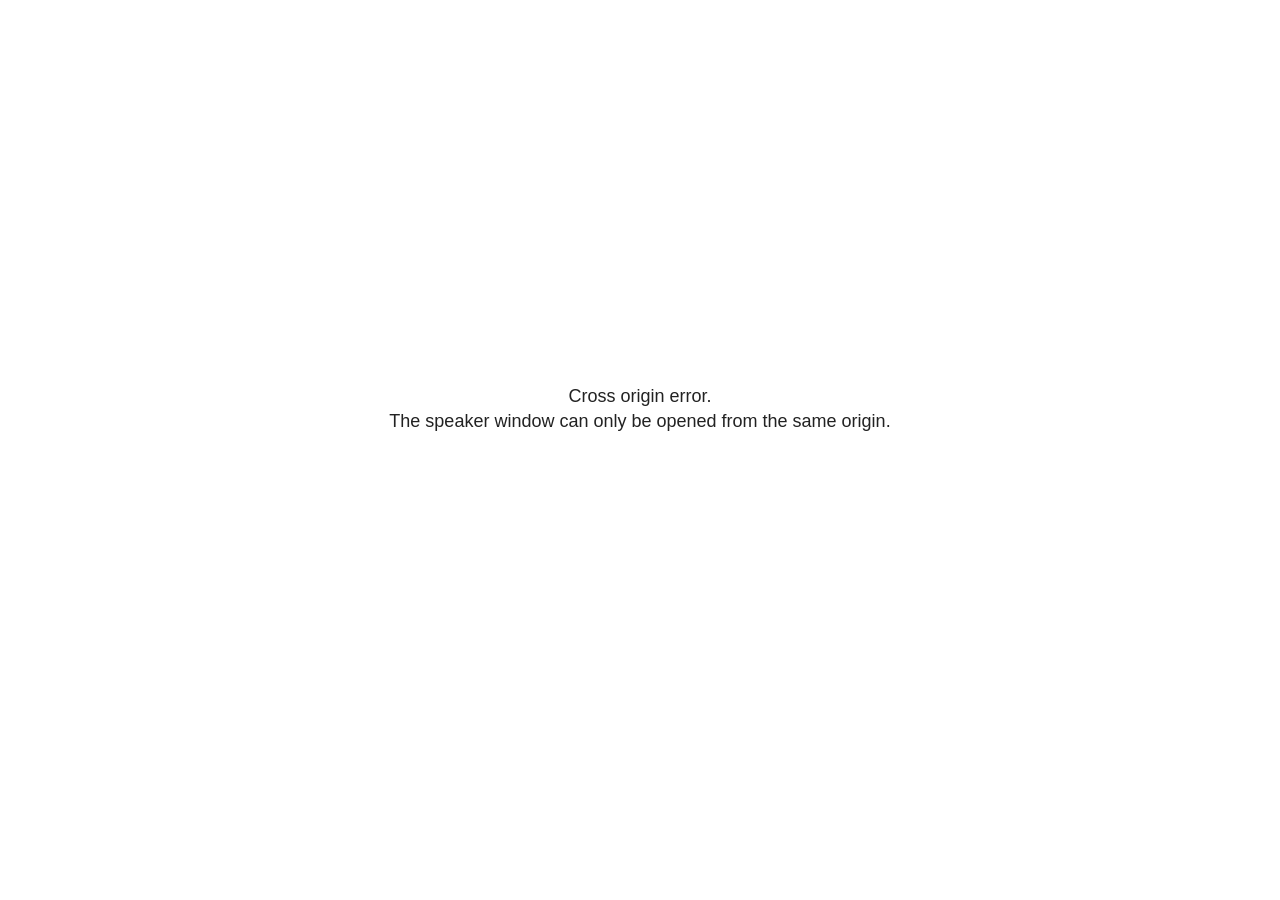
<file: slides/index_files/libs/revealjs/plugin/notes/speaker-view.html>
<!--
	NOTE: You need to build the notes plugin after making changes to this file.
-->
<html lang="en">
	<head>
		<meta charset="utf-8">

		<title>reveal.js - Speaker View</title>

		<style>
			body {
				font-family: Helvetica;
				font-size: 18px;
			}

			#current-slide,
			#upcoming-slide,
			#speaker-controls {
				padding: 6px;
				box-sizing: border-box;
				-moz-box-sizing: border-box;
			}

			#current-slide iframe,
			#upcoming-slide iframe {
				width: 100%;
				height: 100%;
				border: 1px solid #ddd;
			}

			#current-slide .label,
			#upcoming-slide .label {
				position: absolute;
				top: 10px;
				left: 10px;
				z-index: 2;
			}

			#connection-status {
				position: absolute;
				top: 0;
				left: 0;
				width: 100%;
				height: 100%;
				z-index: 20;
				padding: 30% 20% 20% 20%;
				font-size: 18px;
				color: #222;
				background: #fff;
				text-align: center;
				box-sizing: border-box;
				line-height: 1.4;
			}

			.overlay-element {
				height: 34px;
				line-height: 34px;
				padding: 0 10px;
				text-shadow: none;
				background: rgba( 220, 220, 220, 0.8 );
				color: #222;
				font-size: 14px;
			}

			.overlay-element.interactive:hover {
				background: rgba( 220, 220, 220, 1 );
			}

			#current-slide {
				position: absolute;
				width: 60%;
				height: 100%;
				top: 0;
				left: 0;
				padding-right: 0;
			}

			#upcoming-slide {
				position: absolute;
				width: 40%;
				height: 40%;
				right: 0;
				top: 0;
			}

			/* Speaker controls */
			#speaker-controls {
				position: absolute;
				top: 40%;
				right: 0;
				width: 40%;
				height: 60%;
				overflow: auto;
				font-size: 18px;
			}

				.speaker-controls-time.hidden,
				.speaker-controls-notes.hidden {
					display: none;
				}

				.speaker-controls-time .label,
				.speaker-controls-pace .label,
				.speaker-controls-notes .label {
					text-transform: uppercase;
					font-weight: normal;
					font-size: 0.66em;
					color: #666;
					margin: 0;
				}

				.speaker-controls-time, .speaker-controls-pace {
					border-bottom: 1px solid rgba( 200, 200, 200, 0.5 );
					margin-bottom: 10px;
					padding: 10px 16px;
					padding-bottom: 20px;
					cursor: pointer;
				}

				.speaker-controls-time .reset-button {
					opacity: 0;
					float: right;
					color: #666;
					text-decoration: none;
				}
				.speaker-controls-time:hover .reset-button {
					opacity: 1;
				}

				.speaker-controls-time .timer,
				.speaker-controls-time .clock {
					width: 50%;
				}

				.speaker-controls-time .timer,
				.speaker-controls-time .clock,
				.speaker-controls-time .pacing .hours-value,
				.speaker-controls-time .pacing .minutes-value,
				.speaker-controls-time .pacing .seconds-value {
					font-size: 1.9em;
				}

				.speaker-controls-time .timer {
					float: left;
				}

				.speaker-controls-time .clock {
					float: right;
					text-align: right;
				}

				.speaker-controls-time span.mute {
					opacity: 0.3;
				}

				.speaker-controls-time .pacing-title {
					margin-top: 5px;
				}

				.speaker-controls-time .pacing.ahead {
					color: blue;
				}

				.speaker-controls-time .pacing.on-track {
					color: green;
				}

				.speaker-controls-time .pacing.behind {
					color: red;
				}

				.speaker-controls-notes {
					padding: 10px 16px;
				}

				.speaker-controls-notes .value {
					margin-top: 5px;
					line-height: 1.4;
					font-size: 1.2em;
				}

			/* Layout selector */
			#speaker-layout {
				position: absolute;
				top: 10px;
				right: 10px;
				color: #222;
				z-index: 10;
			}
				#speaker-layout select {
					position: absolute;
					width: 100%;
					height: 100%;
					top: 0;
					left: 0;
					border: 0;
					box-shadow: 0;
					cursor: pointer;
					opacity: 0;

					font-size: 1em;
					background-color: transparent;

					-moz-appearance: none;
					-webkit-appearance: none;
					-webkit-tap-highlight-color: rgba(0, 0, 0, 0);
				}

				#speaker-layout select:focus {
					outline: none;
					box-shadow: none;
				}

			.clear {
				clear: both;
			}

			/* Speaker layout: Wide */
			body[data-speaker-layout="wide"] #current-slide,
			body[data-speaker-layout="wide"] #upcoming-slide {
				width: 50%;
				height: 45%;
				padding: 6px;
			}

			body[data-speaker-layout="wide"] #current-slide {
				top: 0;
				left: 0;
			}

			body[data-speaker-layout="wide"] #upcoming-slide {
				top: 0;
				left: 50%;
			}

			body[data-speaker-layout="wide"] #speaker-controls {
				top: 45%;
				left: 0;
				width: 100%;
				height: 50%;
				font-size: 1.25em;
			}

			/* Speaker layout: Tall */
			body[data-speaker-layout="tall"] #current-slide,
			body[data-speaker-layout="tall"] #upcoming-slide {
				width: 45%;
				height: 50%;
				padding: 6px;
			}

			body[data-speaker-layout="tall"] #current-slide {
				top: 0;
				left: 0;
			}

			body[data-speaker-layout="tall"] #upcoming-slide {
				top: 50%;
				left: 0;
			}

			body[data-speaker-layout="tall"] #speaker-controls {
				padding-top: 40px;
				top: 0;
				left: 45%;
				width: 55%;
				height: 100%;
				font-size: 1.25em;
			}

			/* Speaker layout: Notes only */
			body[data-speaker-layout="notes-only"] #current-slide,
			body[data-speaker-layout="notes-only"] #upcoming-slide {
				display: none;
			}

			body[data-speaker-layout="notes-only"] #speaker-controls {
				padding-top: 40px;
				top: 0;
				left: 0;
				width: 100%;
				height: 100%;
				font-size: 1.25em;
			}

			@media screen and (max-width: 1080px) {
				body[data-speaker-layout="default"] #speaker-controls {
					font-size: 16px;
				}
			}

			@media screen and (max-width: 900px) {
				body[data-speaker-layout="default"] #speaker-controls {
					font-size: 14px;
				}
			}

			@media screen and (max-width: 800px) {
				body[data-speaker-layout="default"] #speaker-controls {
					font-size: 12px;
				}
			}

		</style>
	</head>

	<body>

		<div id="connection-status">Loading speaker view...</div>

		<div id="current-slide"></div>
		<div id="upcoming-slide"><span class="overlay-element label">Upcoming</span></div>
		<div id="speaker-controls">
			<div class="speaker-controls-time">
				<h4 class="label">Time <span class="reset-button">Click to Reset</span></h4>
				<div class="clock">
					<span class="clock-value">0:00 AM</span>
				</div>
				<div class="timer">
					<span class="hours-value">00</span><span class="minutes-value">:00</span><span class="seconds-value">:00</span>
				</div>
				<div class="clear"></div>

				<h4 class="label pacing-title" style="display: none">Pacing – Time to finish current slide</h4>
				<div class="pacing" style="display: none">
					<span class="hours-value">00</span><span class="minutes-value">:00</span><span class="seconds-value">:00</span>
				</div>
			</div>

			<div class="speaker-controls-notes hidden">
				<h4 class="label">Notes</h4>
				<div class="value"></div>
			</div>
		</div>
		<div id="speaker-layout" class="overlay-element interactive">
			<span class="speaker-layout-label"></span>
			<select class="speaker-layout-dropdown"></select>
		</div>

		<script>

			(function() {

				var notes,
					notesValue,
					currentState,
					currentSlide,
					upcomingSlide,
					layoutLabel,
					layoutDropdown,
					pendingCalls = {},
					lastRevealApiCallId = 0,
					connected = false

				var connectionStatus = document.querySelector( '#connection-status' );

				var SPEAKER_LAYOUTS = {
					'default': 'Default',
					'wide': 'Wide',
					'tall': 'Tall',
					'notes-only': 'Notes only'
				};

				setupLayout();

				let openerOrigin;

				try {
					openerOrigin = window.opener.location.origin;
				}
				catch ( error ) { console.warn( error ) }

				// In order to prevent XSS, the speaker view will only run if its
				// opener has the same origin as itself
				if( window.location.origin !== openerOrigin ) {
					connectionStatus.innerHTML = 'Cross origin error.<br>The speaker window can only be opened from the same origin.';
					return;
				}

				var connectionTimeout = setTimeout( function() {
					connectionStatus.innerHTML = 'Error connecting to main window.<br>Please try closing and reopening the speaker view.';
				}, 5000 );

				window.addEventListener( 'message', function( event ) {

					// Validate the origin of all messages to avoid parsing messages
					// that aren't meant for us. Ignore when running off file:// so
					// that the speaker view continues to work without a web server.
					if( window.location.origin !== event.origin && window.location.origin !== 'file://' ) {
						return
					}

					clearTimeout( connectionTimeout );
					connectionStatus.style.display = 'none';

					var data = JSON.parse( event.data );

					// The overview mode is only useful to the reveal.js instance
					// where navigation occurs so we don't sync it
					if( data.state ) delete data.state.overview;

					// Messages sent by the notes plugin inside of the main window
					if( data && data.namespace === 'reveal-notes' ) {
						if( data.type === 'connect' ) {
							handleConnectMessage( data );
						}
						else if( data.type === 'state' ) {
							handleStateMessage( data );
						}
						else if( data.type === 'return' ) {
							pendingCalls[data.callId](data.result);
							delete pendingCalls[data.callId];
						}
					}
					// Messages sent by the reveal.js inside of the current slide preview
					else if( data && data.namespace === 'reveal' ) {
						if( /ready/.test( data.eventName ) ) {
							// Send a message back to notify that the handshake is complete
							window.opener.postMessage( JSON.stringify({ namespace: 'reveal-notes', type: 'connected'} ), '*' );
						}
						else if( /slidechanged|fragmentshown|fragmenthidden|paused|resumed/.test( data.eventName ) && currentState !== JSON.stringify( data.state ) ) {

							dispatchStateToMainWindow( data.state );

						}
					}

				} );

				/**
				 * Updates the presentation in the main window to match the state
				 * of the presentation in the notes window.
				 */
				const dispatchStateToMainWindow = debounce(( state ) => {
					window.opener.postMessage( JSON.stringify({ method: 'setState', args: [ state ]} ), '*' );
				}, 500);

				/**
				 * Asynchronously calls the Reveal.js API of the main frame.
				 */
				function callRevealApi( methodName, methodArguments, callback ) {

					var callId = ++lastRevealApiCallId;
					pendingCalls[callId] = callback;
					window.opener.postMessage( JSON.stringify( {
						namespace: 'reveal-notes',
						type: 'call',
						callId: callId,
						methodName: methodName,
						arguments: methodArguments
					} ), '*' );

				}

				/**
				 * Called when the main window is trying to establish a
				 * connection.
				 */
				function handleConnectMessage( data ) {

					if( connected === false ) {
						connected = true;

						setupIframes( data );
						setupKeyboard();
						setupNotes();
						setupTimer();
						setupHeartbeat();
					}

				}

				/**
				 * Called when the main window sends an updated state.
				 */
				function handleStateMessage( data ) {

					// Store the most recently set state to avoid circular loops
					// applying the same state
					currentState = JSON.stringify( data.state );

					// No need for updating the notes in case of fragment changes
					if ( data.notes ) {
						notes.classList.remove( 'hidden' );
						notesValue.style.whiteSpace = data.whitespace;
						if( data.markdown ) {
							notesValue.innerHTML = marked( data.notes );
						}
						else {
							notesValue.innerHTML = data.notes;
						}
					}
					else {
						notes.classList.add( 'hidden' );
					}

					// Update the note slides
					currentSlide.contentWindow.postMessage( JSON.stringify({ method: 'setState', args: [ data.state ] }), '*' );
					upcomingSlide.contentWindow.postMessage( JSON.stringify({ method: 'setState', args: [ data.state ] }), '*' );
					upcomingSlide.contentWindow.postMessage( JSON.stringify({ method: 'next' }), '*' );

				}

				// Limit to max one state update per X ms
				handleStateMessage = debounce( handleStateMessage, 200 );

				/**
				 * Forward keyboard events to the current slide window.
				 * This enables keyboard events to work even if focus
				 * isn't set on the current slide iframe.
				 *
				 * Block F5 default handling, it reloads and disconnects
				 * the speaker notes window.
				 */
				function setupKeyboard() {

					document.addEventListener( 'keydown', function( event ) {
						if( event.keyCode === 116 || ( event.metaKey && event.keyCode === 82 ) ) {
							event.preventDefault();
							return false;
						}
						currentSlide.contentWindow.postMessage( JSON.stringify({ method: 'triggerKey', args: [ event.keyCode ] }), '*' );
					} );

				}

				/**
				 * Creates the preview iframes.
				 */
				function setupIframes( data ) {

					var params = [
						'receiver',
						'progress=false',
						'history=false',
						'transition=none',
						'autoSlide=0',
						'backgroundTransition=none'
					].join( '&' );

					var urlSeparator = /\?/.test(data.url) ? '&' : '?';
					var hash = '#/' + data.state.indexh + '/' + data.state.indexv;
					var currentURL = data.url + urlSeparator + params + '&scrollActivationWidth=false&postMessageEvents=true' + hash;
					var upcomingURL = data.url + urlSeparator + params + '&scrollActivationWidth=false&controls=false' + hash;

					currentSlide = document.createElement( 'iframe' );
					currentSlide.setAttribute( 'width', 1280 );
					currentSlide.setAttribute( 'height', 1024 );
					currentSlide.setAttribute( 'src', currentURL );
					document.querySelector( '#current-slide' ).appendChild( currentSlide );

					upcomingSlide = document.createElement( 'iframe' );
					upcomingSlide.setAttribute( 'width', 640 );
					upcomingSlide.setAttribute( 'height', 512 );
					upcomingSlide.setAttribute( 'src', upcomingURL );
					document.querySelector( '#upcoming-slide' ).appendChild( upcomingSlide );

				}

				/**
				 * Setup the notes UI.
				 */
				function setupNotes() {

					notes = document.querySelector( '.speaker-controls-notes' );
					notesValue = document.querySelector( '.speaker-controls-notes .value' );

				}

				/**
				 * We send out a heartbeat at all times to ensure we can
				 * reconnect with the main presentation window after reloads.
				 */
				function setupHeartbeat() {

					setInterval( () => {
						window.opener.postMessage( JSON.stringify({ namespace: 'reveal-notes', type: 'heartbeat'} ), '*' );
					}, 1000 );

				}

				function getTimings( callback ) {

					callRevealApi( 'getSlidesAttributes', [], function ( slideAttributes ) {
						callRevealApi( 'getConfig', [], function ( config ) {
							var totalTime = config.totalTime;
							var minTimePerSlide = config.minimumTimePerSlide || 0;
							var defaultTiming = config.defaultTiming;
							if ((defaultTiming == null) && (totalTime == null)) {
								callback(null);
								return;
							}
							// Setting totalTime overrides defaultTiming
							if (totalTime) {
								defaultTiming = 0;
							}
							var timings = [];
							for ( var i in slideAttributes ) {
								var slide = slideAttributes[ i ];
								var timing = defaultTiming;
								if( slide.hasOwnProperty( 'data-timing' )) {
									var t = slide[ 'data-timing' ];
									timing = parseInt(t);
									if( isNaN(timing) ) {
										console.warn("Could not parse timing '" + t + "' of slide " + i + "; using default of " + defaultTiming);
										timing = defaultTiming;
									}
								}
								timings.push(timing);
							}
							if ( totalTime ) {
								// After we've allocated time to individual slides, we summarize it and
								// subtract it from the total time
								var remainingTime = totalTime - timings.reduce( function(a, b) { return a + b; }, 0 );
								// The remaining time is divided by the number of slides that have 0 seconds
								// allocated at the moment, giving the average time-per-slide on the remaining slides
								var remainingSlides = (timings.filter( function(x) { return x == 0 }) ).length
								var timePerSlide = Math.round( remainingTime / remainingSlides, 0 )
								// And now we replace every zero-value timing with that average
								timings = timings.map( function(x) { return (x==0 ? timePerSlide : x) } );
							}
							var slidesUnderMinimum = timings.filter( function(x) { return (x < minTimePerSlide) } ).length
							if ( slidesUnderMinimum ) {
								message = "The pacing time for " + slidesUnderMinimum + " slide(s) is under the configured minimum of " + minTimePerSlide + " seconds. Check the data-timing attribute on individual slides, or consider increasing the totalTime or minimumTimePerSlide configuration options (or removing some slides).";
								alert(message);
							}
							callback( timings );
						} );
					} );

				}

				/**
				 * Return the number of seconds allocated for presenting
				 * all slides up to and including this one.
				 */
				function getTimeAllocated( timings, callback ) {

					callRevealApi( 'getSlidePastCount', [], function ( currentSlide ) {
						var allocated = 0;
						for (var i in timings.slice(0, currentSlide + 1)) {
							allocated += timings[i];
						}
						callback( allocated );
					} );

				}

				/**
				 * Create the timer and clock and start updating them
				 * at an interval.
				 */
				function setupTimer() {

					var start = new Date(),
					timeEl = document.querySelector( '.speaker-controls-time' ),
					clockEl = timeEl.querySelector( '.clock-value' ),
					hoursEl = timeEl.querySelector( '.hours-value' ),
					minutesEl = timeEl.querySelector( '.minutes-value' ),
					secondsEl = timeEl.querySelector( '.seconds-value' ),
					pacingTitleEl = timeEl.querySelector( '.pacing-title' ),
					pacingEl = timeEl.querySelector( '.pacing' ),
					pacingHoursEl = pacingEl.querySelector( '.hours-value' ),
					pacingMinutesEl = pacingEl.querySelector( '.minutes-value' ),
					pacingSecondsEl = pacingEl.querySelector( '.seconds-value' );

					var timings = null;
					getTimings( function ( _timings ) {

						timings = _timings;
						if (_timings !== null) {
							pacingTitleEl.style.removeProperty('display');
							pacingEl.style.removeProperty('display');
						}

						// Update once directly
						_updateTimer();

						// Then update every second
						setInterval( _updateTimer, 1000 );

					} );


					function _resetTimer() {

						if (timings == null) {
							start = new Date();
							_updateTimer();
						}
						else {
							// Reset timer to beginning of current slide
							getTimeAllocated( timings, function ( slideEndTimingSeconds ) {
								var slideEndTiming = slideEndTimingSeconds * 1000;
								callRevealApi( 'getSlidePastCount', [], function ( currentSlide ) {
									var currentSlideTiming = timings[currentSlide] * 1000;
									var previousSlidesTiming = slideEndTiming - currentSlideTiming;
									var now = new Date();
									start = new Date(now.getTime() - previousSlidesTiming);
									_updateTimer();
								} );
							} );
						}

					}

					timeEl.addEventListener( 'click', function() {
						_resetTimer();
						return false;
					} );

					function _displayTime( hrEl, minEl, secEl, time) {

						var sign = Math.sign(time) == -1 ? "-" : "";
						time = Math.abs(Math.round(time / 1000));
						var seconds = time % 60;
						var minutes = Math.floor( time / 60 ) % 60 ;
						var hours = Math.floor( time / ( 60 * 60 )) ;
						hrEl.innerHTML = sign + zeroPadInteger( hours );
						if (hours == 0) {
							hrEl.classList.add( 'mute' );
						}
						else {
							hrEl.classList.remove( 'mute' );
						}
						minEl.innerHTML = ':' + zeroPadInteger( minutes );
						if (hours == 0 && minutes == 0) {
							minEl.classList.add( 'mute' );
						}
						else {
							minEl.classList.remove( 'mute' );
						}
						secEl.innerHTML = ':' + zeroPadInteger( seconds );
					}

					function _updateTimer() {

						var diff, hours, minutes, seconds,
						now = new Date();

						diff = now.getTime() - start.getTime();

						clockEl.innerHTML = now.toLocaleTimeString( 'en-US', { hour12: true, hour: '2-digit', minute:'2-digit' } );
						_displayTime( hoursEl, minutesEl, secondsEl, diff );
						if (timings !== null) {
							_updatePacing(diff);
						}

					}

					function _updatePacing(diff) {

						getTimeAllocated( timings, function ( slideEndTimingSeconds ) {
							var slideEndTiming = slideEndTimingSeconds * 1000;

							callRevealApi( 'getSlidePastCount', [], function ( currentSlide ) {
								var currentSlideTiming = timings[currentSlide] * 1000;
								var timeLeftCurrentSlide = slideEndTiming - diff;
								if (timeLeftCurrentSlide < 0) {
									pacingEl.className = 'pacing behind';
								}
								else if (timeLeftCurrentSlide < currentSlideTiming) {
									pacingEl.className = 'pacing on-track';
								}
								else {
									pacingEl.className = 'pacing ahead';
								}
								_displayTime( pacingHoursEl, pacingMinutesEl, pacingSecondsEl, timeLeftCurrentSlide );
							} );
						} );
					}

				}

				/**
				 * Sets up the speaker view layout and layout selector.
				 */
				function setupLayout() {

					layoutDropdown = document.querySelector( '.speaker-layout-dropdown' );
					layoutLabel = document.querySelector( '.speaker-layout-label' );

					// Render the list of available layouts
					for( var id in SPEAKER_LAYOUTS ) {
						var option = document.createElement( 'option' );
						option.setAttribute( 'value', id );
						option.textContent = SPEAKER_LAYOUTS[ id ];
						layoutDropdown.appendChild( option );
					}

					// Monitor the dropdown for changes
					layoutDropdown.addEventListener( 'change', function( event ) {

						setLayout( layoutDropdown.value );

					}, false );

					// Restore any currently persisted layout
					setLayout( getLayout() );

				}

				/**
				 * Sets a new speaker view layout. The layout is persisted
				 * in local storage.
				 */
				function setLayout( value ) {

					var title = SPEAKER_LAYOUTS[ value ];

					layoutLabel.innerHTML = 'Layout' + ( title ? ( ': ' + title ) : '' );
					layoutDropdown.value = value;

					document.body.setAttribute( 'data-speaker-layout', value );

					// Persist locally
					if( supportsLocalStorage() ) {
						window.localStorage.setItem( 'reveal-speaker-layout', value );
					}

				}

				/**
				 * Returns the ID of the most recently set speaker layout
				 * or our default layout if none has been set.
				 */
				function getLayout() {

					if( supportsLocalStorage() ) {
						var layout = window.localStorage.getItem( 'reveal-speaker-layout' );
						if( layout ) {
							return layout;
						}
					}

					// Default to the first record in the layouts hash
					for( var id in SPEAKER_LAYOUTS ) {
						return id;
					}

				}

				function supportsLocalStorage() {

					try {
						localStorage.setItem('test', 'test');
						localStorage.removeItem('test');
						return true;
					}
					catch( e ) {
						return false;
					}

				}

				function zeroPadInteger( num ) {

					var str = '00' + parseInt( num );
					return str.substring( str.length - 2 );

				}

				/**
				 * Limits the frequency at which a function can be called.
				 */
				function debounce( fn, ms ) {

					var lastTime = 0,
						timeout;

					return function() {

						var args = arguments;
						var context = this;

						clearTimeout( timeout );

						var timeSinceLastCall = Date.now() - lastTime;
						if( timeSinceLastCall > ms ) {
							fn.apply( context, args );
							lastTime = Date.now();
						}
						else {
							timeout = setTimeout( function() {
								fn.apply( context, args );
								lastTime = Date.now();
							}, ms - timeSinceLastCall );
						}

					}

				}

			})();

		</script>
	</body>
</html>
</file>
<file: site_libs/quarto-html/tippy.css>
.tippy-box[data-animation=fade][data-state=hidden]{opacity:0}[data-tippy-root]{max-width:calc(100vw - 10px)}.tippy-box{position:relative;background-color:#333;color:#fff;border-radius:4px;font-size:14px;line-height:1.4;white-space:normal;outline:0;transition-property:transform,visibility,opacity}.tippy-box[data-placement^=top]>.tippy-arrow{bottom:0}.tippy-box[data-placement^=top]>.tippy-arrow:before{bottom:-7px;left:0;border-width:8px 8px 0;border-top-color:initial;transform-origin:center top}.tippy-box[data-placement^=bottom]>.tippy-arrow{top:0}.tippy-box[data-placement^=bottom]>.tippy-arrow:before{top:-7px;left:0;border-width:0 8px 8px;border-bottom-color:initial;transform-origin:center bottom}.tippy-box[data-placement^=left]>.tippy-arrow{right:0}.tippy-box[data-placement^=left]>.tippy-arrow:before{border-width:8px 0 8px 8px;border-left-color:initial;right:-7px;transform-origin:center left}.tippy-box[data-placement^=right]>.tippy-arrow{left:0}.tippy-box[data-placement^=right]>.tippy-arrow:before{left:-7px;border-width:8px 8px 8px 0;border-right-color:initial;transform-origin:center right}.tippy-box[data-inertia][data-state=visible]{transition-timing-function:cubic-bezier(.54,1.5,.38,1.11)}.tippy-arrow{width:16px;height:16px;color:#333}.tippy-arrow:before{content:"";position:absolute;border-color:transparent;border-style:solid}.tippy-content{position:relative;padding:5px 9px;z-index:1}
</file>
<file: site_libs/quarto-html/quarto-syntax-highlighting-dc55a5b9e770e841cd82e46aadbfb9b0.css>
/* quarto syntax highlight colors */
:root {
  --quarto-hl-ot-color: #003B4F;
  --quarto-hl-at-color: #657422;
  --quarto-hl-ss-color: #20794D;
  --quarto-hl-an-color: #5E5E5E;
  --quarto-hl-fu-color: #4758AB;
  --quarto-hl-st-color: #20794D;
  --quarto-hl-cf-color: #003B4F;
  --quarto-hl-op-color: #5E5E5E;
  --quarto-hl-er-color: #AD0000;
  --quarto-hl-bn-color: #AD0000;
  --quarto-hl-al-color: #AD0000;
  --quarto-hl-va-color: #111111;
  --quarto-hl-bu-color: inherit;
  --quarto-hl-ex-color: inherit;
  --quarto-hl-pp-color: #AD0000;
  --quarto-hl-in-color: #5E5E5E;
  --quarto-hl-vs-color: #20794D;
  --quarto-hl-wa-color: #5E5E5E;
  --quarto-hl-do-color: #5E5E5E;
  --quarto-hl-im-color: #00769E;
  --quarto-hl-ch-color: #20794D;
  --quarto-hl-dt-color: #AD0000;
  --quarto-hl-fl-color: #AD0000;
  --quarto-hl-co-color: #5E5E5E;
  --quarto-hl-cv-color: #5E5E5E;
  --quarto-hl-cn-color: #8f5902;
  --quarto-hl-sc-color: #5E5E5E;
  --quarto-hl-dv-color: #AD0000;
  --quarto-hl-kw-color: #003B4F;
}

/* other quarto variables */
:root {
  --quarto-font-monospace: SFMono-Regular, Menlo, Monaco, Consolas, "Liberation Mono", "Courier New", monospace;
}

/* syntax highlight based on Pandoc's rules */
pre > code.sourceCode > span {
  color: #003B4F;
}

code.sourceCode > span {
  color: #003B4F;
}

div.sourceCode,
div.sourceCode pre.sourceCode {
  color: #003B4F;
}

/* Normal */
code span {
  color: #003B4F;
}

/* Alert */
code span.al {
  color: #AD0000;
  font-style: inherit;
}

/* Annotation */
code span.an {
  color: #5E5E5E;
  font-style: inherit;
}

/* Attribute */
code span.at {
  color: #657422;
  font-style: inherit;
}

/* BaseN */
code span.bn {
  color: #AD0000;
  font-style: inherit;
}

/* BuiltIn */
code span.bu {
  font-style: inherit;
}

/* ControlFlow */
code span.cf {
  color: #003B4F;
  font-weight: bold;
  font-style: inherit;
}

/* Char */
code span.ch {
  color: #20794D;
  font-style: inherit;
}

/* Constant */
code span.cn {
  color: #8f5902;
  font-style: inherit;
}

/* Comment */
code span.co {
  color: #5E5E5E;
  font-style: inherit;
}

/* CommentVar */
code span.cv {
  color: #5E5E5E;
  font-style: italic;
}

/* Documentation */
code span.do {
  color: #5E5E5E;
  font-style: italic;
}

/* DataType */
code span.dt {
  color: #AD0000;
  font-style: inherit;
}

/* DecVal */
code span.dv {
  color: #AD0000;
  font-style: inherit;
}

/* Error */
code span.er {
  color: #AD0000;
  font-style: inherit;
}

/* Extension */
code span.ex {
  font-style: inherit;
}

/* Float */
code span.fl {
  color: #AD0000;
  font-style: inherit;
}

/* Function */
code span.fu {
  color: #4758AB;
  font-style: inherit;
}

/* Import */
code span.im {
  color: #00769E;
  font-style: inherit;
}

/* Information */
code span.in {
  color: #5E5E5E;
  font-style: inherit;
}

/* Keyword */
code span.kw {
  color: #003B4F;
  font-weight: bold;
  font-style: inherit;
}

/* Operator */
code span.op {
  color: #5E5E5E;
  font-style: inherit;
}

/* Other */
code span.ot {
  color: #003B4F;
  font-style: inherit;
}

/* Preprocessor */
code span.pp {
  color: #AD0000;
  font-style: inherit;
}

/* SpecialChar */
code span.sc {
  color: #5E5E5E;
  font-style: inherit;
}

/* SpecialString */
code span.ss {
  color: #20794D;
  font-style: inherit;
}

/* String */
code span.st {
  color: #20794D;
  font-style: inherit;
}

/* Variable */
code span.va {
  color: #111111;
  font-style: inherit;
}

/* VerbatimString */
code span.vs {
  color: #20794D;
  font-style: inherit;
}

/* Warning */
code span.wa {
  color: #5E5E5E;
  font-style: italic;
}

.prevent-inlining {
  content: "</";
}

/*# sourceMappingURL=21f0b8dca5c347bd0a806dc2ce2adfe3.css.map */
</file>
